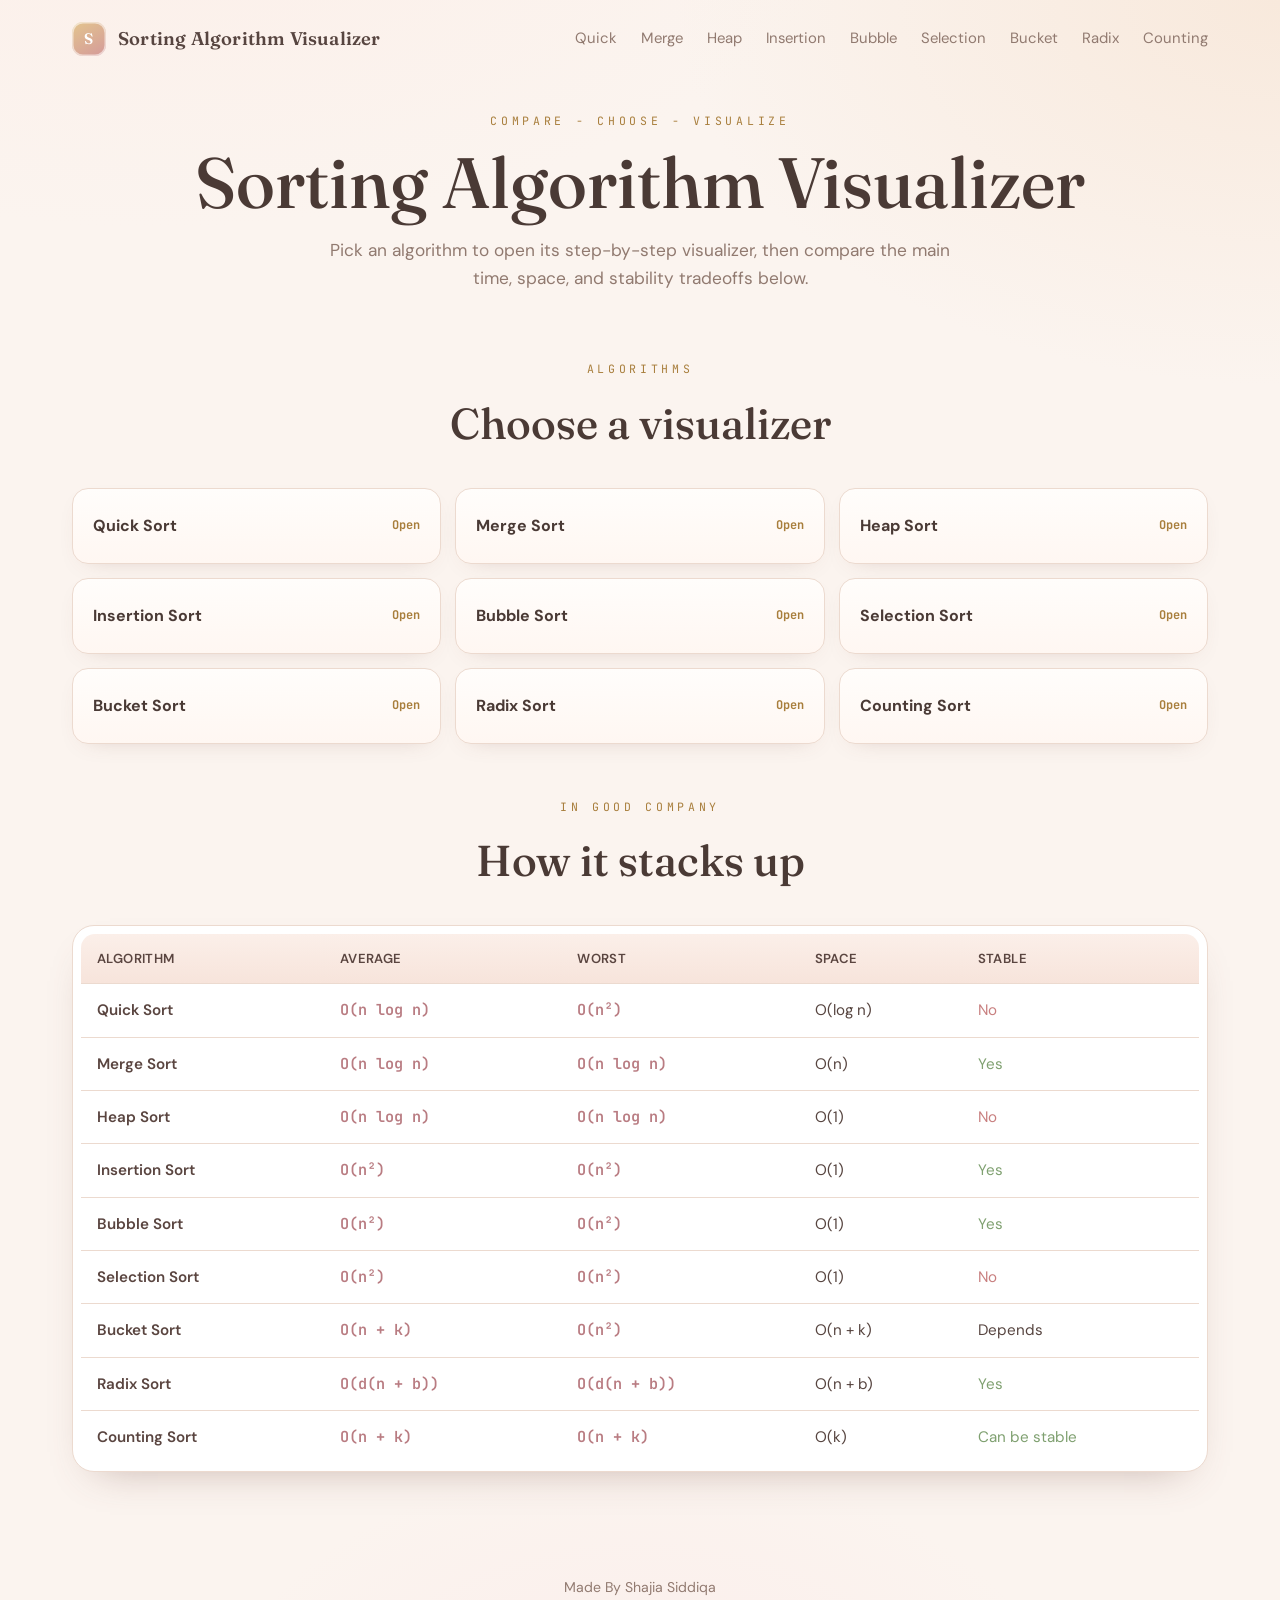
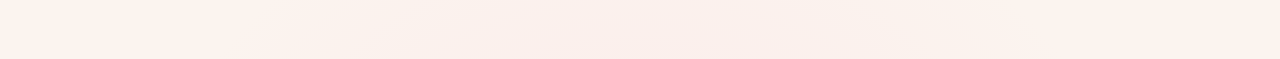
<file: index.html>
<!DOCTYPE html>
<html lang="en">
<head>
<meta charset="UTF-8" />
<meta name="viewport" content="width=device-width, initial-scale=1.0" />
<title>Sorting Algorithm Visualizer</title>
<meta name="description" content="A main page for linked sorting algorithm visualizers with a comparison table." />
<link rel="preconnect" href="https://fonts.googleapis.com" />
<link rel="preconnect" href="https://fonts.gstatic.com" crossorigin />
<link href="https://fonts.googleapis.com/css2?family=Fraunces:ital,opsz,wght@0,9..144,400;0,9..144,500;0,9..144,600;1,9..144,400&family=DM+Sans:opsz,wght@9..40,400;9..40,500;9..40,600;9..40,700&family=JetBrains+Mono:wght@400;500;600&display=swap" rel="stylesheet" />
<link rel="stylesheet" href="sorting-theme.css" />
<style>
.algo-list{display:grid;gap:14px;margin:28px 0 0;padding:0;list-style:none;}
@media(min-width:760px){.algo-list{grid-template-columns:repeat(3,1fr);}}
.algo-list a{
  min-height:76px;
  display:flex;
  align-items:center;
  justify-content:space-between;
  gap:12px;
  padding:18px 20px;
  border:1px solid var(--line);
  border-radius:16px;
  background:linear-gradient(180deg,#FFFDFB,#FFF7F2);
  box-shadow:var(--shadow-soft);
  color:#4a3a35;
  font-weight:700;
  text-decoration:none;
  transition:transform .15s,box-shadow .2s,border-color .2s;
}
.algo-list a:hover{transform:translateY(-2px);box-shadow:var(--shadow);border-color:var(--blush-2);}
.algo-list span{font-family:"JetBrains Mono",monospace;font-size:.75rem;color:var(--gold-deep);}
.table-scroll{overflow-x:auto;}
</style>
</head>
<body>
<div class="topbar">
  <div class="brand"><span class="glyph">S</span> Sorting Algorithm Visualizer</div>
  <nav class="topnav">
    <a href="quicksort.html">Quick</a>
    <a href="merge-sort.html">Merge</a>
    <a href="heap-sort.html">Heap</a>
    <a href="insertion-sort.html">Insertion</a>
    <a href="bubble-sort.html">Bubble</a>
    <a href="selection-sort.html">Selection</a>
    <a href="bucket-sort.html">Bucket</a>
    <a href="radix-sort.html">Radix</a>
    <a href="counting-sort.html">Counting</a>
  </nav>
</div>

<header class="hero wrap">
  <div class="eyebrow">Compare - Choose - Visualize</div>
  <h1>Sorting Algorithm Visualizer</h1>
  <p>Pick an algorithm to open its step-by-step visualizer, then compare the main time, space, and stability tradeoffs below.</p>
</header>

<main class="wrap">
  <section class="section">
    <div class="sectionhead">
      <div class="eyebrow">Algorithms</div>
      <h2>Choose a visualizer</h2>
    </div>
    <ul class="algo-list">
      <li><a href="quicksort.html">Quick Sort <span>Open</span></a></li>
      <li><a href="merge-sort.html">Merge Sort <span>Open</span></a></li>
      <li><a href="heap-sort.html">Heap Sort <span>Open</span></a></li>
      <li><a href="insertion-sort.html">Insertion Sort <span>Open</span></a></li>
      <li><a href="bubble-sort.html">Bubble Sort <span>Open</span></a></li>
      <li><a href="selection-sort.html">Selection Sort <span>Open</span></a></li>
      <li><a href="bucket-sort.html">Bucket Sort <span>Open</span></a></li>
      <li><a href="radix-sort.html">Radix Sort <span>Open</span></a></li>
      <li><a href="counting-sort.html">Counting Sort <span>Open</span></a></li>
    </ul>
  </section>

  <section class="section">
    <div class="sectionhead">
      <div class="eyebrow">In good company</div>
      <h2>How it stacks up</h2>
    </div>
    <div class="panel prose" style="padding:8px;">
      <div class="table-scroll">
        <table class="ctable">
          <thead>
            <tr><th>Algorithm</th><th>Average</th><th>Worst</th><th>Space</th><th>Stable</th></tr>
          </thead>
          <tbody>
            <tr><td class="case">Quick Sort</td><td class="big">O(n log n)</td><td class="big">O(n²)</td><td>O(log n)</td><td class="bad">No</td></tr>
            <tr><td class="case">Merge Sort</td><td class="big">O(n log n)</td><td class="big">O(n log n)</td><td>O(n)</td><td class="good">Yes</td></tr>
            <tr><td class="case">Heap Sort</td><td class="big">O(n log n)</td><td class="big">O(n log n)</td><td>O(1)</td><td class="bad">No</td></tr>
            <tr><td class="case">Insertion Sort</td><td class="big">O(n²)</td><td class="big">O(n²)</td><td>O(1)</td><td class="good">Yes</td></tr>
            <tr><td class="case">Bubble Sort</td><td class="big">O(n²)</td><td class="big">O(n²)</td><td>O(1)</td><td class="good">Yes</td></tr>
            <tr><td class="case">Selection Sort</td><td class="big">O(n²)</td><td class="big">O(n²)</td><td>O(1)</td><td class="bad">No</td></tr>
            <tr><td class="case">Bucket Sort</td><td class="big">O(n + k)</td><td class="big">O(n²)</td><td>O(n + k)</td><td>Depends</td></tr>
            <tr><td class="case">Radix Sort</td><td class="big">O(d(n + b))</td><td class="big">O(d(n + b))</td><td>O(n + b)</td><td class="good">Yes</td></tr>
            <tr><td class="case">Counting Sort</td><td class="big">O(n + k)</td><td class="big">O(n + k)</td><td>O(k)</td><td class="good">Can be stable</td></tr>
          </tbody>
        </table>
      </div>
    </div>
  </section>
</main>

<footer>
  Made By Shajia Siddiqa<br>
   
</footer>
</body>
</html>
</file>
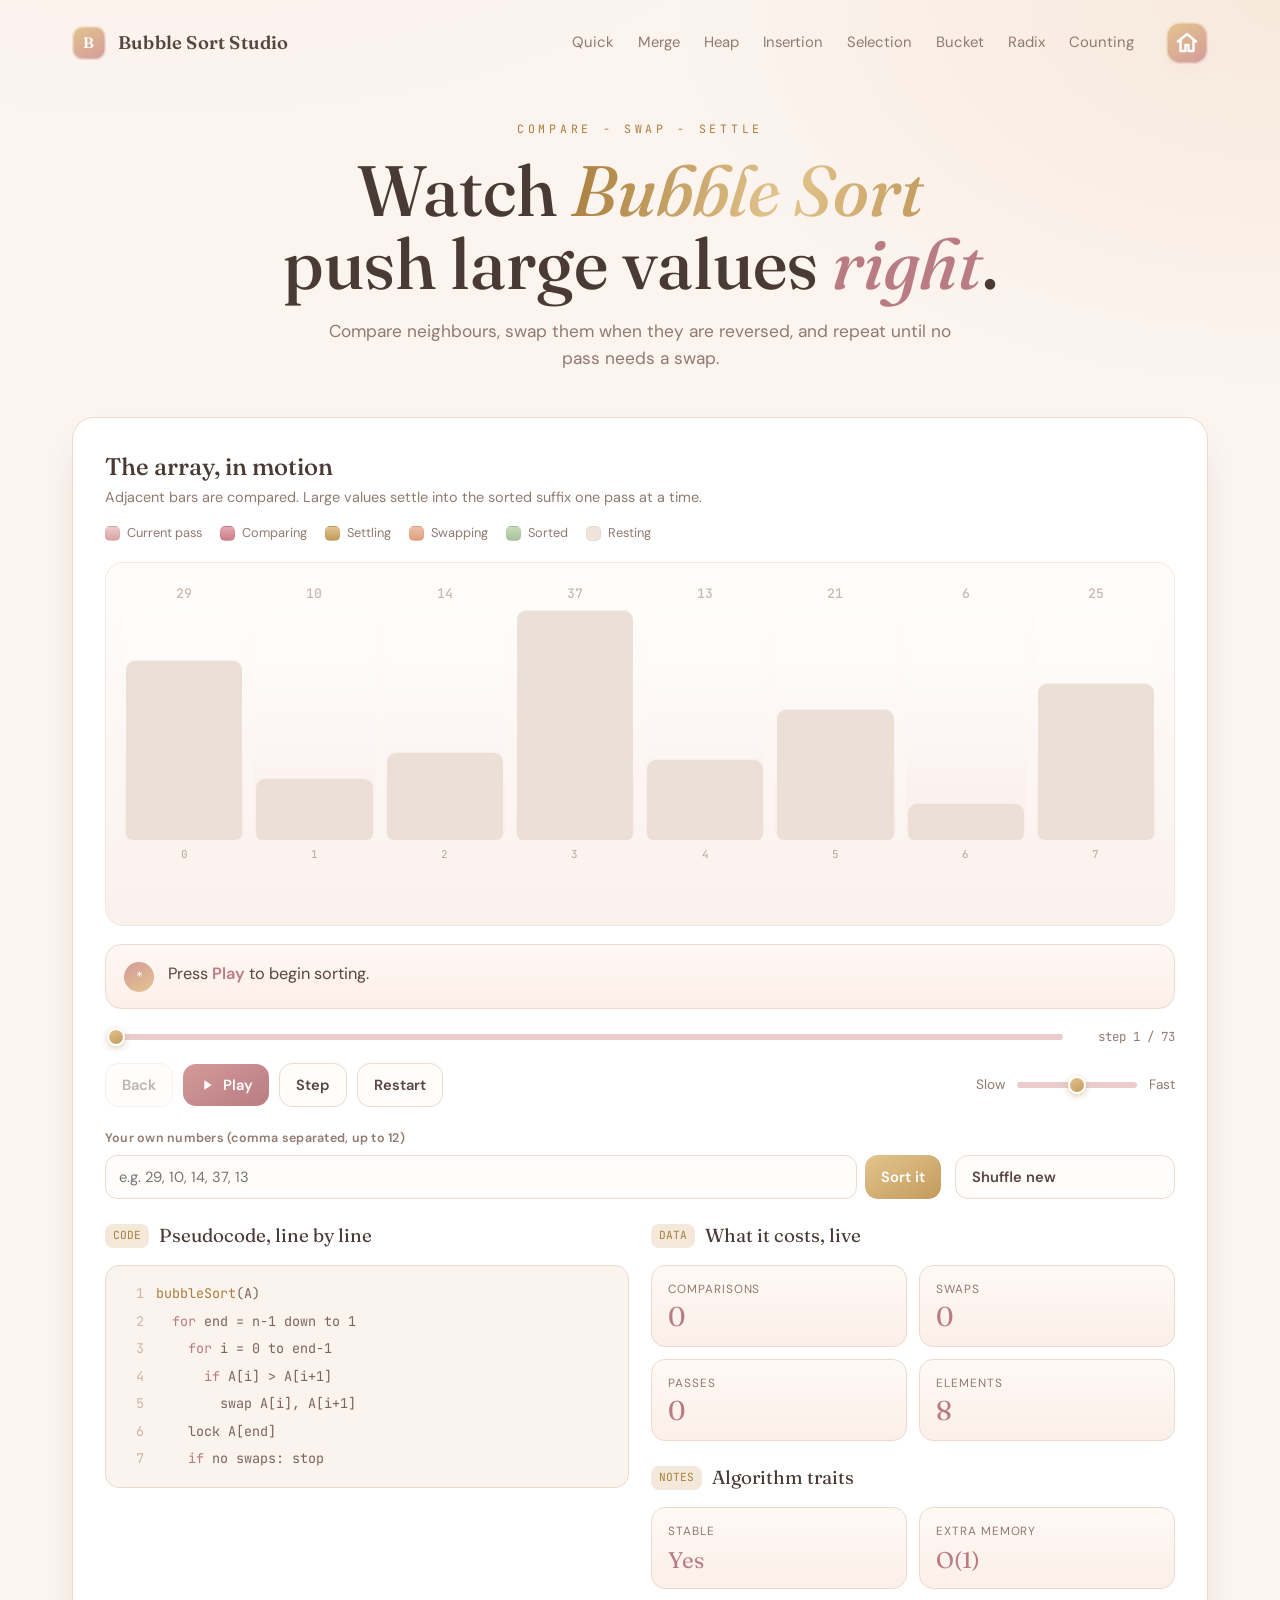
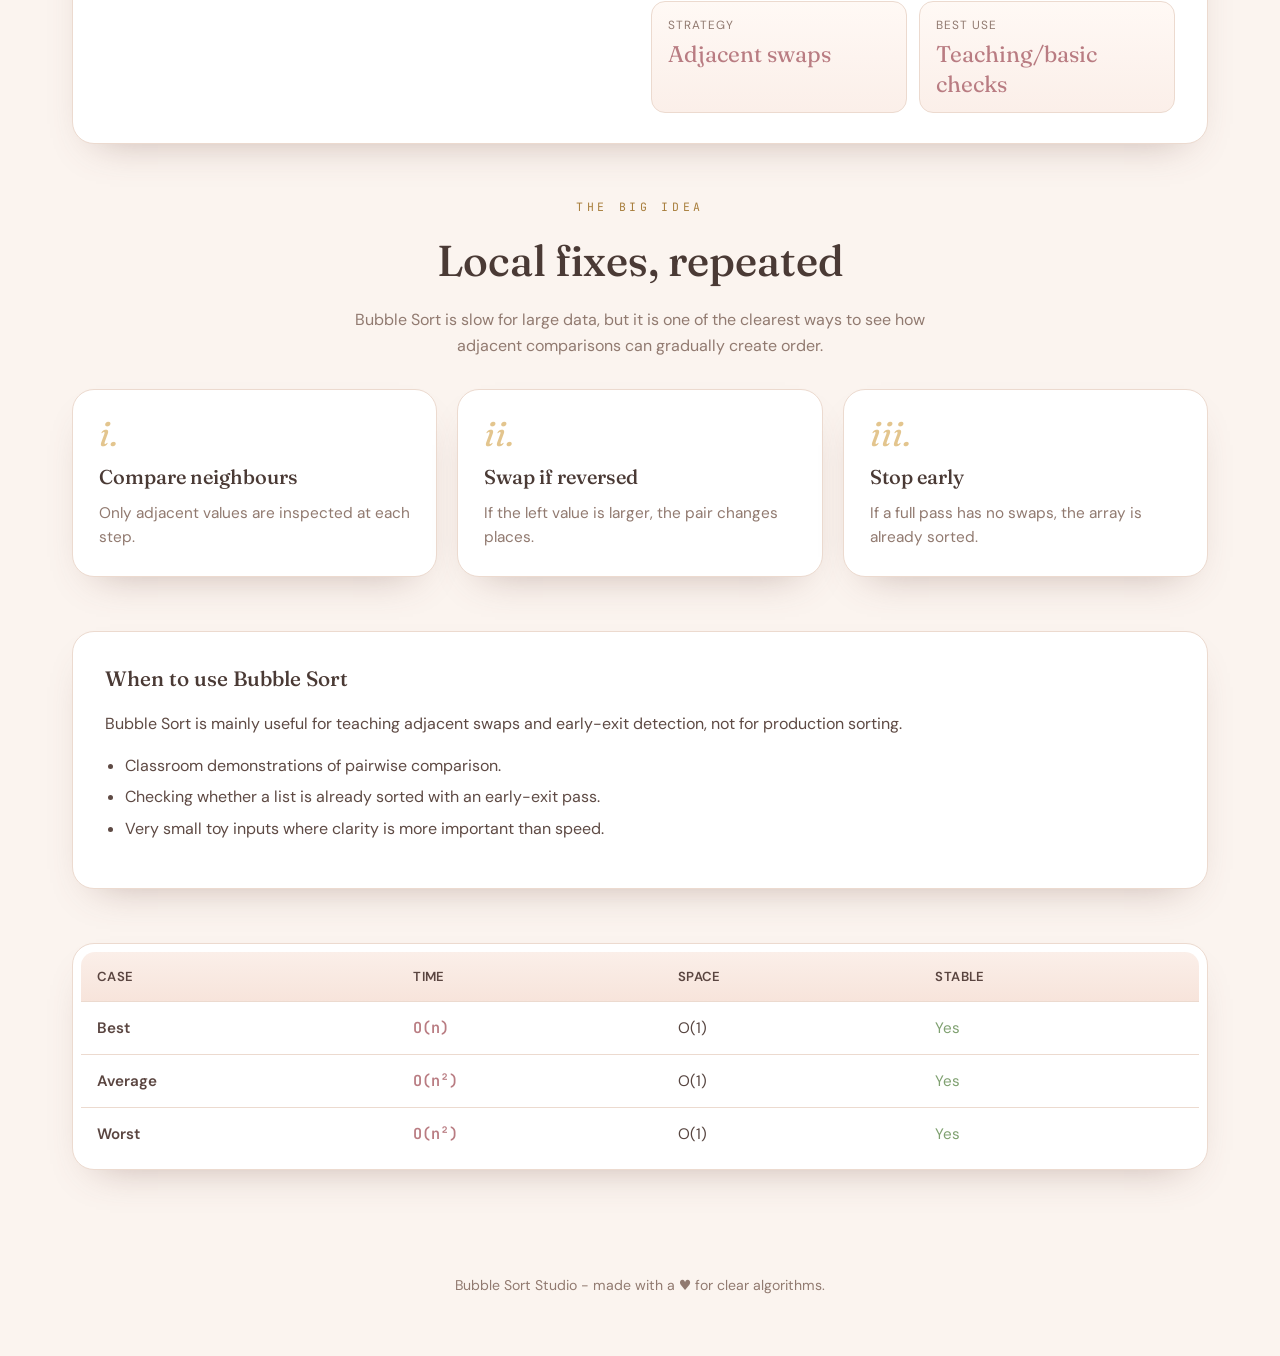
<file: bubble-sort.html>
<!DOCTYPE html>
<html lang="en">
<head>
<meta charset="UTF-8" />
<meta name="viewport" content="width=device-width, initial-scale=1.0" />
<title>Bubble Sort - An Interactive Visualizer</title>
<meta name="description" content="A step-by-step Bubble Sort visualizer using the same theme as the Quick Sort lesson." />
<link rel="preconnect" href="https://fonts.googleapis.com" />
<link rel="preconnect" href="https://fonts.gstatic.com" crossorigin />
<link href="https://fonts.googleapis.com/css2?family=Fraunces:ital,opsz,wght@0,9..144,400;0,9..144,500;0,9..144,600;1,9..144,400&family=DM+Sans:opsz,wght@9..40,400;9..40,500;9..40,600;9..40,700&family=JetBrains+Mono:wght@400;500;600&display=swap" rel="stylesheet" />
<link rel="stylesheet" href="sorting-theme.css" />
</head>
<body>
<div class="topbar"><div class="brand"><span class="glyph">B</span> Bubble Sort Studio</div><nav class="topnav"><a href="quicksort.html">Quick</a><a href="merge-sort.html">Merge</a><a href="heap-sort.html">Heap</a><a href="insertion-sort.html">Insertion</a><a href="selection-sort.html">Selection</a><a href="bucket-sort.html">Bucket</a><a href="radix-sort.html">Radix</a><a href="counting-sort.html">Counting</a></nav><a class="home-link" href="index.html" aria-label="Return to main page" title="Home"><svg viewBox="0 0 24 24" aria-hidden="true"><path d="M3 10.5 12 3l9 7.5"></path><path d="M5.5 10v10h5v-6h3v6h5V10"></path></svg></a></div>
<header class="hero wrap"><div class="eyebrow">Compare - Swap - Settle</div><h1>Watch <span class="gold">Bubble Sort</span><br>push large values <em>right</em>.</h1><p>Compare neighbours, swap them when they are reversed, and repeat until no pass needs a swap.</p></header>
<main class="wrap">
<section class="panel studio">
  <div class="stage-head"><div><h2>The array, in motion</h2><div class="sub">Adjacent bars are compared. Large values settle into the sorted suffix one pass at a time.</div></div><div class="legend"><span><i class="chip range"></i>Current pass</span><span><i class="chip compare"></i>Comparing</span><span><i class="chip pivot"></i>Settling</span><span><i class="chip swap"></i>Swapping</span><span><i class="chip sorted"></i>Sorted</span><span><i class="chip dim"></i>Resting</span></div></div>
  <div class="stage"><div class="bars" id="bars"></div></div>
  <div class="narration"><div class="dot">*</div><div class="text" id="narration">Press <b>Play</b> to begin sorting.</div></div>
  <div class="controls"><div class="scrub"><input type="range" id="scrub" min="0" max="0" value="0" aria-label="Step scrubber" /><div class="steplabel" id="steplabel">step 0 / 0</div></div><div class="btnrow"><button class="btn" id="back">Back</button><button class="btn primary" id="playBtn" aria-pressed="false">Play</button><button class="btn" id="fwd">Step</button><button class="btn" id="reset">Restart</button><div class="spacer"></div><div class="speedbox"><span>Slow</span><input type="range" id="speed" min="120" max="1400" value="760" step="20" aria-label="Speed" /><span>Fast</span></div></div><div class="config"><div class="field"><label for="custom">Your own numbers (comma separated, up to 12)</label><div class="inrow"><input type="text" id="custom" placeholder="e.g. 29, 10, 14, 37, 13" /><button class="btn gold" id="apply">Sort it</button></div></div><div class="field" style="max-width:160px;flex:0 0 160px;justify-content:flex-end;"><label>&nbsp;</label><button class="btn" id="rand">Shuffle new</button></div></div></div>
  <div class="grid2"><div><div class="minihead"><span class="num">CODE</span> Pseudocode, line by line</div><div class="code" id="code"></div></div><div><div class="minihead"><span class="num">DATA</span> What it costs, live</div><div class="stats"><div class="stat"><div class="k">Comparisons</div><div class="v" id="st-cmp">0</div></div><div class="stat"><div class="k">Swaps</div><div class="v" id="st-write">0</div></div><div class="stat"><div class="k">Passes</div><div class="v" id="st-pass">0</div></div><div class="stat"><div class="k">Elements</div><div class="v" id="st-n">0</div></div></div><div class="minihead" style="margin-top:22px;"><span class="num">NOTES</span> Algorithm traits</div><div class="stats" id="stack"></div></div></div>
</section>
<section class="section"><div class="sectionhead"><div class="eyebrow">The big idea</div><h2>Local fixes, repeated</h2><p>Bubble Sort is slow for large data, but it is one of the clearest ways to see how adjacent comparisons can gradually create order.</p></div><div class="cards3"><div class="panel icard"><div class="step-n">i.</div><h3>Compare neighbours</h3><p>Only adjacent values are inspected at each step.</p></div><div class="panel icard"><div class="step-n">ii.</div><h3>Swap if reversed</h3><p>If the left value is larger, the pair changes places.</p></div><div class="panel icard"><div class="step-n">iii.</div><h3>Stop early</h3><p>If a full pass has no swaps, the array is already sorted.</p></div></div></section>
<section class="panel prose"><h3>When to use Bubble Sort</h3><p>Bubble Sort is mainly useful for teaching adjacent swaps and early-exit detection, not for production sorting.</p><ul><li>Classroom demonstrations of pairwise comparison.</li><li>Checking whether a list is already sorted with an early-exit pass.</li><li>Very small toy inputs where clarity is more important than speed.</li></ul></section>
<section class="section"><div class="panel prose" style="padding:8px;"><table class="ctable"><thead><tr><th>Case</th><th>Time</th><th>Space</th><th>Stable</th></tr></thead><tbody><tr><td class="case good">Best</td><td class="big">O(n)</td><td>O(1)</td><td class="good">Yes</td></tr><tr><td class="case">Average</td><td class="big">O(n²)</td><td>O(1)</td><td class="good">Yes</td></tr><tr><td class="case bad">Worst</td><td class="big">O(n²)</td><td>O(1)</td><td class="good">Yes</td></tr></tbody></table></div></section>
</main>
<footer>Bubble Sort Studio - made with a ♥ for clear algorithms.  </footer>
<script>
window.SORT_VISUALIZER = {algorithm:"bubble",initial:[29,10,14,37,13,21,6,25],code:[
'<span class="fn">bubbleSort</span>(A)',
'  <span class="kw">for</span> end = n-1 down to 1',
'    <span class="kw">for</span> i = 0 to end-1',
'      <span class="kw">if</span> A[i] > A[i+1]',
'        swap A[i], A[i+1]',
'    lock A[end]',
'    <span class="kw">if</span> no swaps: stop'
],traceLabels:[{k:"Stable",v:"Yes"},{k:"Extra memory",v:"O(1)"},{k:"Strategy",v:"Adjacent swaps"},{k:"Best use",v:"Teaching/basic checks"}]};
</script>
<script src="sorting-visualizer.js"></script>
</body>
</html>
</file>
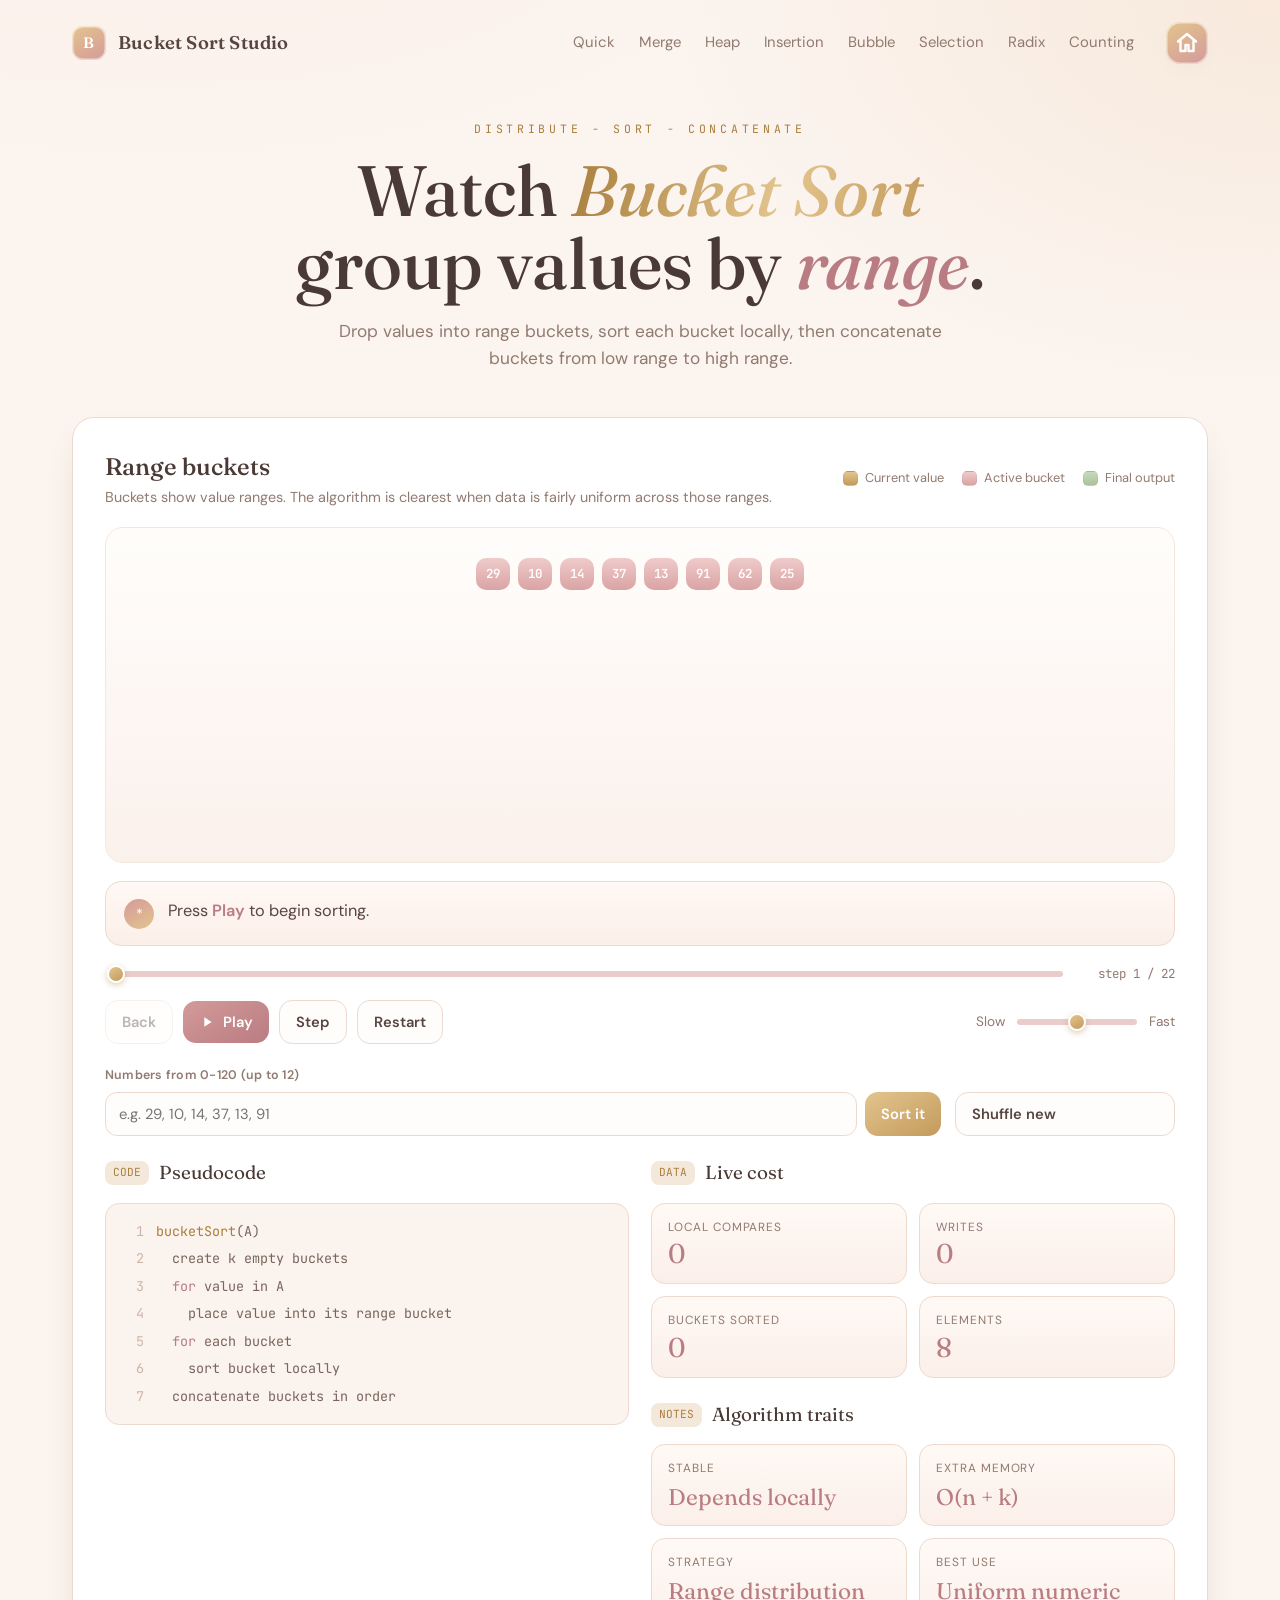
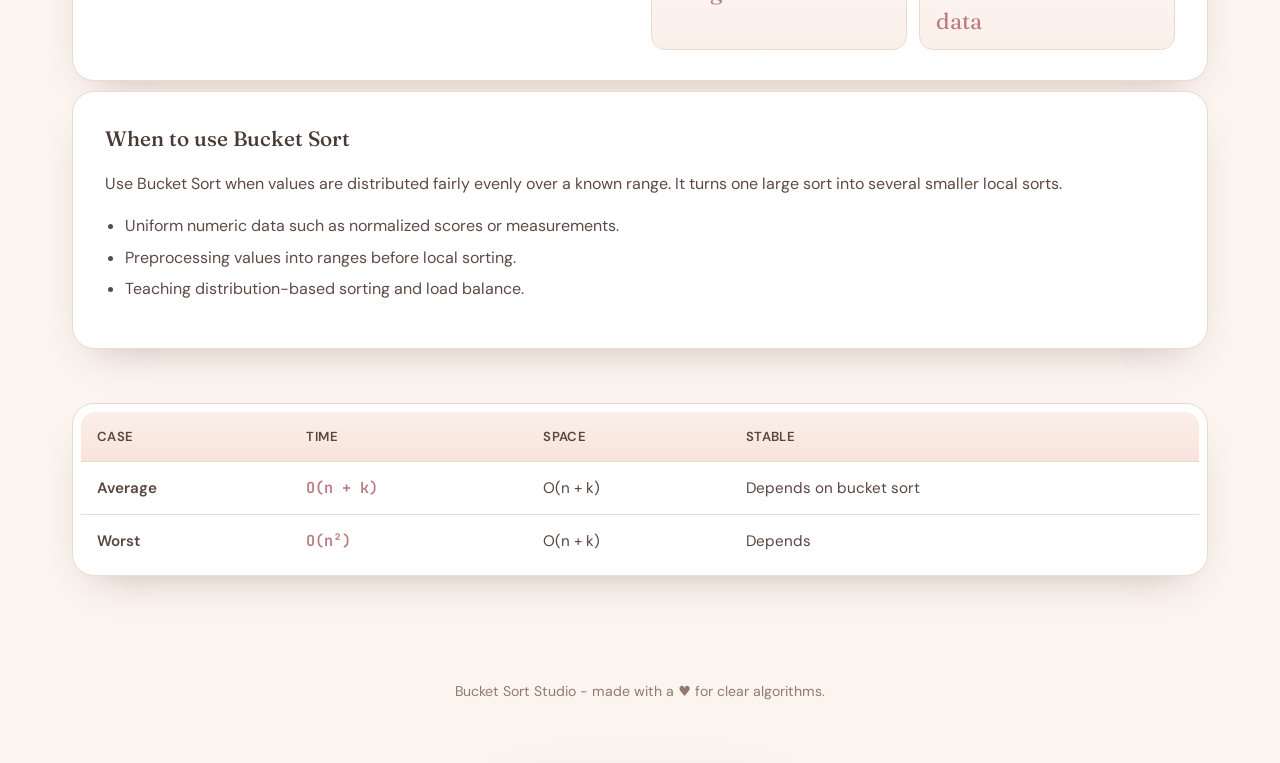
<file: bucket-sort.html>
<!DOCTYPE html>
<html lang="en">
<head>
<meta charset="UTF-8" />
<meta name="viewport" content="width=device-width, initial-scale=1.0" />
<title>Bucket Sort - An Interactive Visualizer</title>
<meta name="description" content="A Bucket Sort visualizer with value-range buckets, local sorting, concatenation, complexity, and use cases." />
<link rel="preconnect" href="https://fonts.googleapis.com" />
<link rel="preconnect" href="https://fonts.gstatic.com" crossorigin />
<link href="https://fonts.googleapis.com/css2?family=Fraunces:ital,opsz,wght@0,9..144,400;0,9..144,500;0,9..144,600;1,9..144,400&family=DM+Sans:opsz,wght@9..40,400;9..40,500;9..40,600;9..40,700&family=JetBrains+Mono:wght@400;500;600&display=swap" rel="stylesheet" />
<link rel="stylesheet" href="sorting-theme.css" />
</head>
<body>
<div class="topbar"><div class="brand"><span class="glyph">B</span> Bucket Sort Studio</div><nav class="topnav"><a href="quicksort.html">Quick</a><a href="merge-sort.html">Merge</a><a href="heap-sort.html">Heap</a><a href="insertion-sort.html">Insertion</a><a href="bubble-sort.html">Bubble</a><a href="selection-sort.html">Selection</a><a href="radix-sort.html">Radix</a><a href="counting-sort.html">Counting</a></nav><a class="home-link" href="index.html" aria-label="Return to main page" title="Home"><svg viewBox="0 0 24 24" aria-hidden="true"><path d="M3 10.5 12 3l9 7.5"></path><path d="M5.5 10v10h5v-6h3v6h5V10"></path></svg></a></div>
<header class="hero wrap"><div class="eyebrow">Distribute - Sort - Concatenate</div><h1>Watch <span class="gold">Bucket Sort</span><br>group values by <em>range</em>.</h1><p>Drop values into range buckets, sort each bucket locally, then concatenate buckets from low range to high range.</p></header>
<main class="wrap">
<section class="panel studio"><div class="stage-head"><div><h2>Range buckets</h2><div class="sub">Buckets show value ranges. The algorithm is clearest when data is fairly uniform across those ranges.</div></div><div class="legend"><span><i class="chip pivot"></i>Current value</span><span><i class="chip range"></i>Active bucket</span><span><i class="chip sorted"></i>Final output</span></div></div>
<div class="stage"><div class="bars" id="bars"></div></div><div class="narration"><div class="dot">*</div><div class="text" id="narration">Press <b>Play</b> to begin sorting.</div></div>
<div class="controls"><div class="scrub"><input type="range" id="scrub" min="0" max="0" value="0" /><div class="steplabel" id="steplabel">step 0 / 0</div></div><div class="btnrow"><button class="btn" id="back">Back</button><button class="btn primary" id="playBtn" aria-pressed="false">Play</button><button class="btn" id="fwd">Step</button><button class="btn" id="reset">Restart</button><div class="spacer"></div><div class="speedbox"><span>Slow</span><input type="range" id="speed" min="120" max="1400" value="760" step="20" /><span>Fast</span></div></div><div class="config"><div class="field"><label for="custom">Numbers from 0-120 (up to 12)</label><div class="inrow"><input type="text" id="custom" placeholder="e.g. 29, 10, 14, 37, 13, 91" /><button class="btn gold" id="apply">Sort it</button></div></div><div class="field" style="max-width:160px;flex:0 0 160px;justify-content:flex-end;"><label>&nbsp;</label><button class="btn" id="rand">Shuffle new</button></div></div></div>
<div class="grid2"><div><div class="minihead"><span class="num">CODE</span> Pseudocode</div><div class="code" id="code"></div></div><div><div class="minihead"><span class="num">DATA</span> Live cost</div><div class="stats"><div class="stat"><div class="k">Local compares</div><div class="v" id="st-cmp">0</div></div><div class="stat"><div class="k">Writes</div><div class="v" id="st-write">0</div></div><div class="stat"><div class="k">Buckets sorted</div><div class="v" id="st-pass">0</div></div><div class="stat"><div class="k">Elements</div><div class="v" id="st-n">0</div></div></div><div class="minihead" style="margin-top:22px;"><span class="num">NOTES</span> Algorithm traits</div><div class="stats" id="stack"></div></div></div></section>
<section class="panel prose"><h3>When to use Bucket Sort</h3><p>Use Bucket Sort when values are distributed fairly evenly over a known range. It turns one large sort into several smaller local sorts.</p><ul><li>Uniform numeric data such as normalized scores or measurements.</li><li>Preprocessing values into ranges before local sorting.</li><li>Teaching distribution-based sorting and load balance.</li></ul></section>
<section class="section"><div class="panel prose" style="padding:8px;"><table class="ctable"><thead><tr><th>Case</th><th>Time</th><th>Space</th><th>Stable</th></tr></thead><tbody><tr><td class="case good">Average</td><td class="big">O(n + k)</td><td>O(n + k)</td><td>Depends on bucket sort</td></tr><tr><td class="case bad">Worst</td><td class="big">O(n²)</td><td>O(n + k)</td><td>Depends</td></tr></tbody></table></div></section>
</main><footer>Bucket Sort Studio - made with a ♥ for clear algorithms. </footer>
<script>
window.SORT_VISUALIZER={algorithm:"bucket",view:"buckets",initial:[29,10,14,37,13,91,62,25],maxRandom:121,code:['<span class="fn">bucketSort</span>(A)','  create k empty buckets','  <span class="kw">for</span> value in A','    place value into its range bucket','  <span class="kw">for</span> each bucket','    sort bucket locally','  concatenate buckets in order'],traceLabels:[{k:"Stable",v:"Depends locally"},{k:"Extra memory",v:"O(n + k)"},{k:"Strategy",v:"Range distribution"},{k:"Best use",v:"Uniform numeric data"}]};
</script><script src="sorting-visualizer.js"></script>
</body>
</html>
</file>
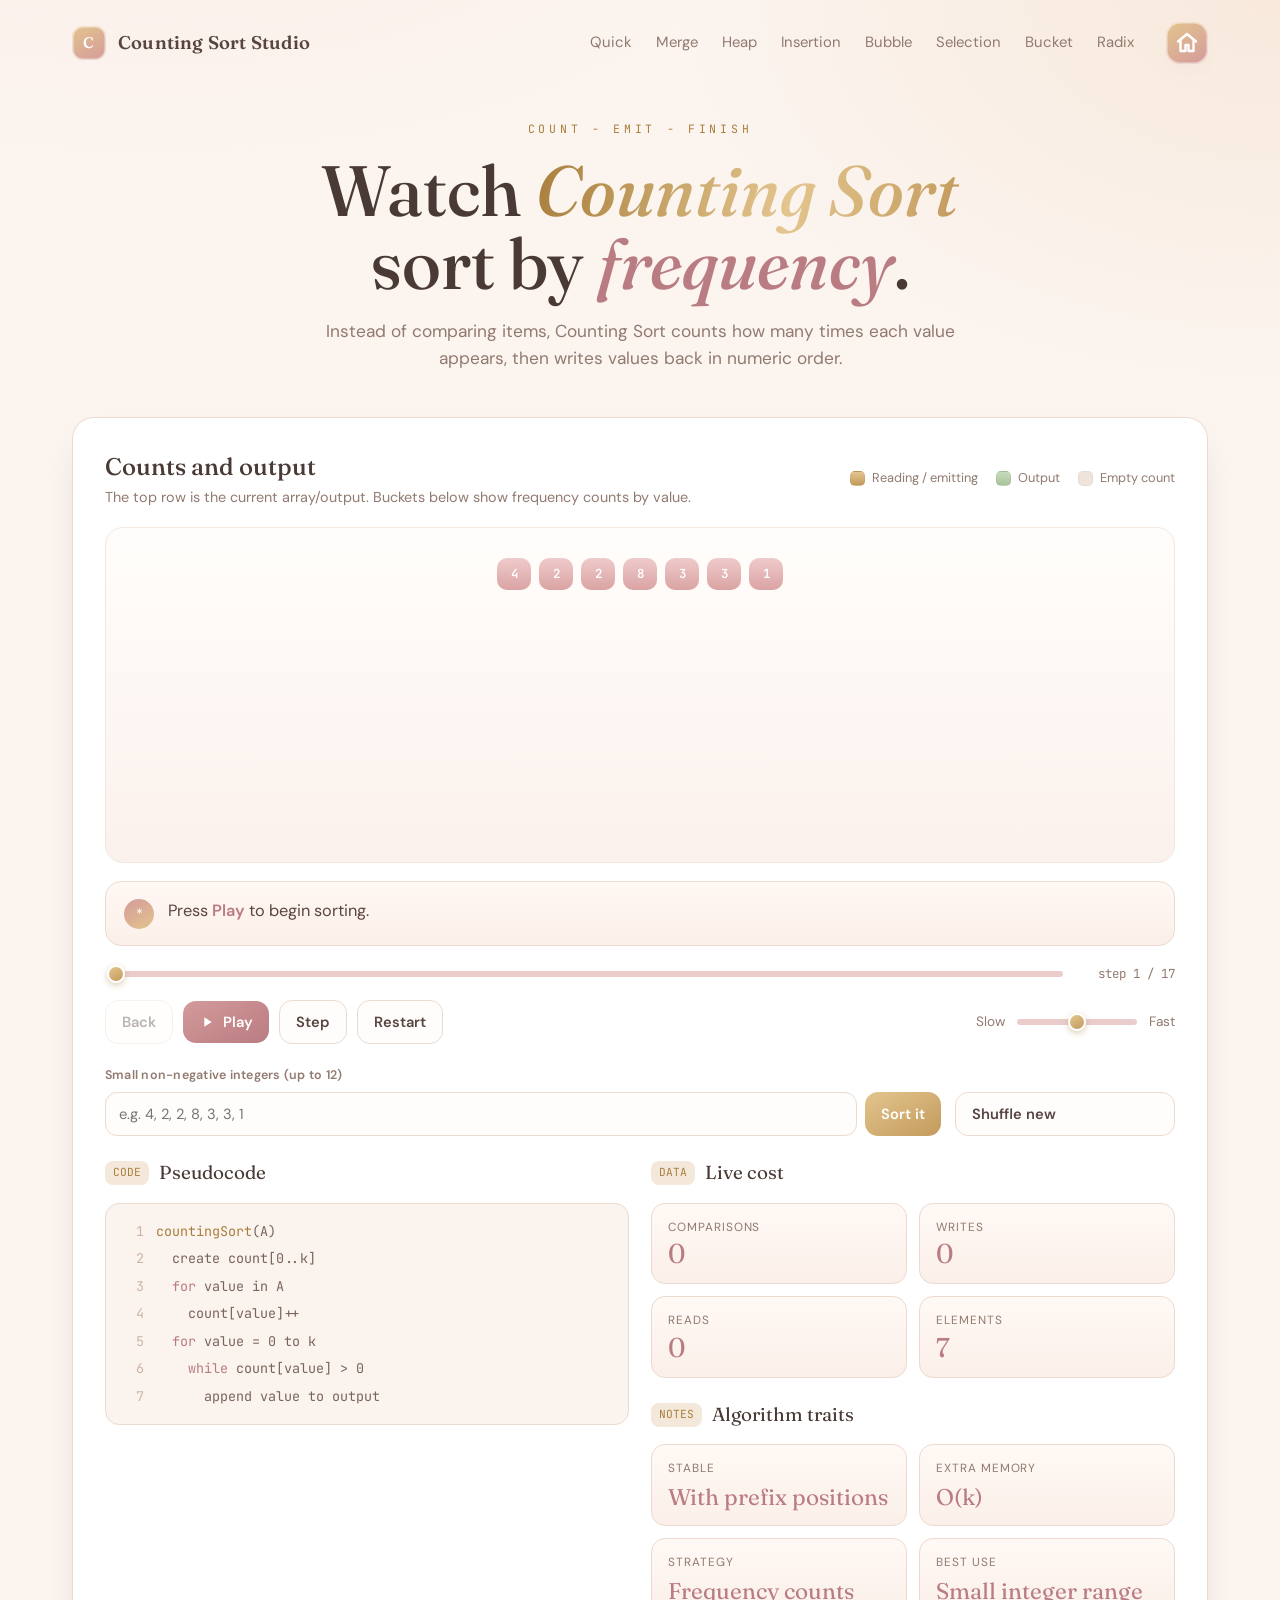
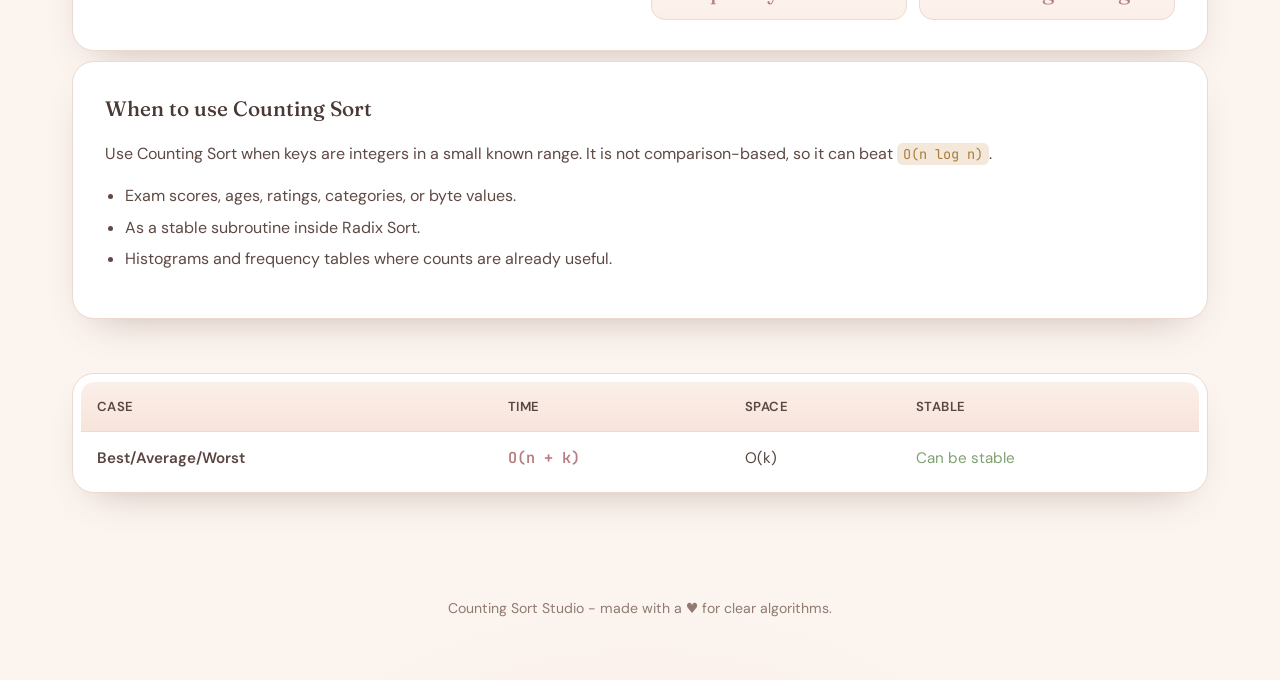
<file: counting-sort.html>
<!DOCTYPE html>
<html lang="en">
<head>
<meta charset="UTF-8" />
<meta name="viewport" content="width=device-width, initial-scale=1.0" />
<title>Counting Sort - An Interactive Visualizer</title>
<meta name="description" content="A Counting Sort visualizer with count buckets, output array, pseudocode, complexity, and use cases." />
<link rel="preconnect" href="https://fonts.googleapis.com" />
<link rel="preconnect" href="https://fonts.gstatic.com" crossorigin />
<link href="https://fonts.googleapis.com/css2?family=Fraunces:ital,opsz,wght@0,9..144,400;0,9..144,500;0,9..144,600;1,9..144,400&family=DM+Sans:opsz,wght@9..40,400;9..40,500;9..40,600;9..40,700&family=JetBrains+Mono:wght@400;500;600&display=swap" rel="stylesheet" />
<link rel="stylesheet" href="sorting-theme.css" />
</head>
<body>
<div class="topbar"><div class="brand"><span class="glyph">C</span> Counting Sort Studio</div><nav class="topnav"><a href="quicksort.html">Quick</a><a href="merge-sort.html">Merge</a><a href="heap-sort.html">Heap</a><a href="insertion-sort.html">Insertion</a><a href="bubble-sort.html">Bubble</a><a href="selection-sort.html">Selection</a><a href="bucket-sort.html">Bucket</a><a href="radix-sort.html">Radix</a></nav><a class="home-link" href="index.html" aria-label="Return to main page" title="Home"><svg viewBox="0 0 24 24" aria-hidden="true"><path d="M3 10.5 12 3l9 7.5"></path><path d="M5.5 10v10h5v-6h3v6h5V10"></path></svg></a></div>
<header class="hero wrap"><div class="eyebrow">Count - Emit - Finish</div><h1>Watch <span class="gold">Counting Sort</span><br>sort by <em>frequency</em>.</h1><p>Instead of comparing items, Counting Sort counts how many times each value appears, then writes values back in numeric order.</p></header>
<main class="wrap">
<section class="panel studio"><div class="stage-head"><div><h2>Counts and output</h2><div class="sub">The top row is the current array/output. Buckets below show frequency counts by value.</div></div><div class="legend"><span><i class="chip pivot"></i>Reading / emitting</span><span><i class="chip sorted"></i>Output</span><span><i class="chip dim"></i>Empty count</span></div></div>
<div class="stage"><div class="bars" id="bars"></div></div><div class="narration"><div class="dot">*</div><div class="text" id="narration">Press <b>Play</b> to begin sorting.</div></div>
<div class="controls"><div class="scrub"><input type="range" id="scrub" min="0" max="0" value="0" /><div class="steplabel" id="steplabel">step 0 / 0</div></div><div class="btnrow"><button class="btn" id="back">Back</button><button class="btn primary" id="playBtn" aria-pressed="false">Play</button><button class="btn" id="fwd">Step</button><button class="btn" id="reset">Restart</button><div class="spacer"></div><div class="speedbox"><span>Slow</span><input type="range" id="speed" min="120" max="1400" value="760" step="20" /><span>Fast</span></div></div><div class="config"><div class="field"><label for="custom">Small non-negative integers (up to 12)</label><div class="inrow"><input type="text" id="custom" placeholder="e.g. 4, 2, 2, 8, 3, 3, 1" /><button class="btn gold" id="apply">Sort it</button></div></div><div class="field" style="max-width:160px;flex:0 0 160px;justify-content:flex-end;"><label>&nbsp;</label><button class="btn" id="rand">Shuffle new</button></div></div></div>
<div class="grid2"><div><div class="minihead"><span class="num">CODE</span> Pseudocode</div><div class="code" id="code"></div></div><div><div class="minihead"><span class="num">DATA</span> Live cost</div><div class="stats"><div class="stat"><div class="k">Comparisons</div><div class="v" id="st-cmp">0</div></div><div class="stat"><div class="k">Writes</div><div class="v" id="st-write">0</div></div><div class="stat"><div class="k">Reads</div><div class="v" id="st-pass">0</div></div><div class="stat"><div class="k">Elements</div><div class="v" id="st-n">0</div></div></div><div class="minihead" style="margin-top:22px;"><span class="num">NOTES</span> Algorithm traits</div><div class="stats" id="stack"></div></div></div></section>
<section class="panel prose"><h3>When to use Counting Sort</h3><p>Use Counting Sort when keys are integers in a small known range. It is not comparison-based, so it can beat <code>O(n log n)</code>.</p><ul><li>Exam scores, ages, ratings, categories, or byte values.</li><li>As a stable subroutine inside Radix Sort.</li><li>Histograms and frequency tables where counts are already useful.</li></ul></section>
<section class="section"><div class="panel prose" style="padding:8px;"><table class="ctable"><thead><tr><th>Case</th><th>Time</th><th>Space</th><th>Stable</th></tr></thead><tbody><tr><td class="case good">Best/Average/Worst</td><td class="big">O(n + k)</td><td>O(k)</td><td class="good">Can be stable</td></tr></tbody></table></div></section>
</main><footer>Counting Sort Studio - made with a ♥ for clear algorithms.  </footer>
<script>
window.SORT_VISUALIZER={algorithm:"counting",view:"buckets",initial:[4,2,2,8,3,3,1],maxRandom:10,inputMax:20,code:['<span class="fn">countingSort</span>(A)','  create count[0..k]','  <span class="kw">for</span> value in A','    count[value]++','  <span class="kw">for</span> value = 0 to k','    <span class="kw">while</span> count[value] > 0','      append value to output'],traceLabels:[{k:"Stable",v:"With prefix positions"},{k:"Extra memory",v:"O(k)"},{k:"Strategy",v:"Frequency counts"},{k:"Best use",v:"Small integer range"}]};
</script><script src="sorting-visualizer.js"></script>
</body>
</html>
</file>
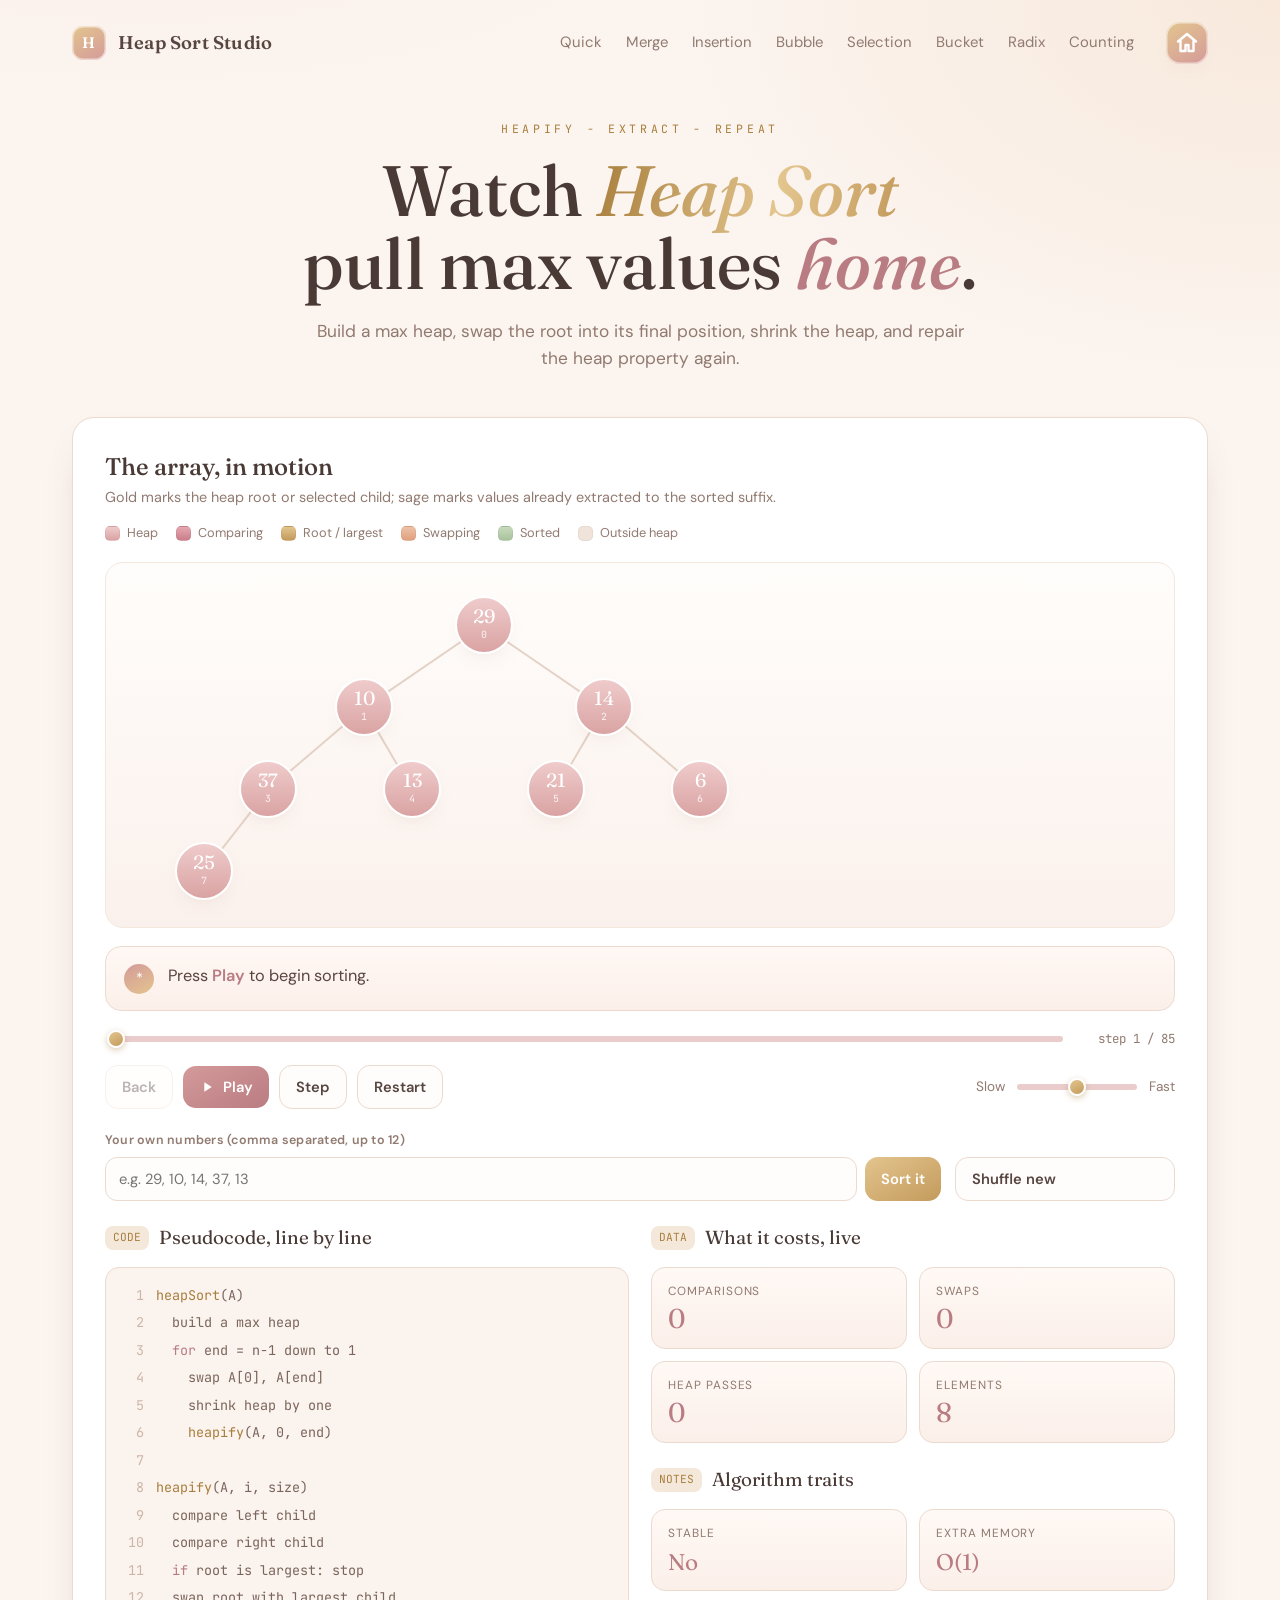
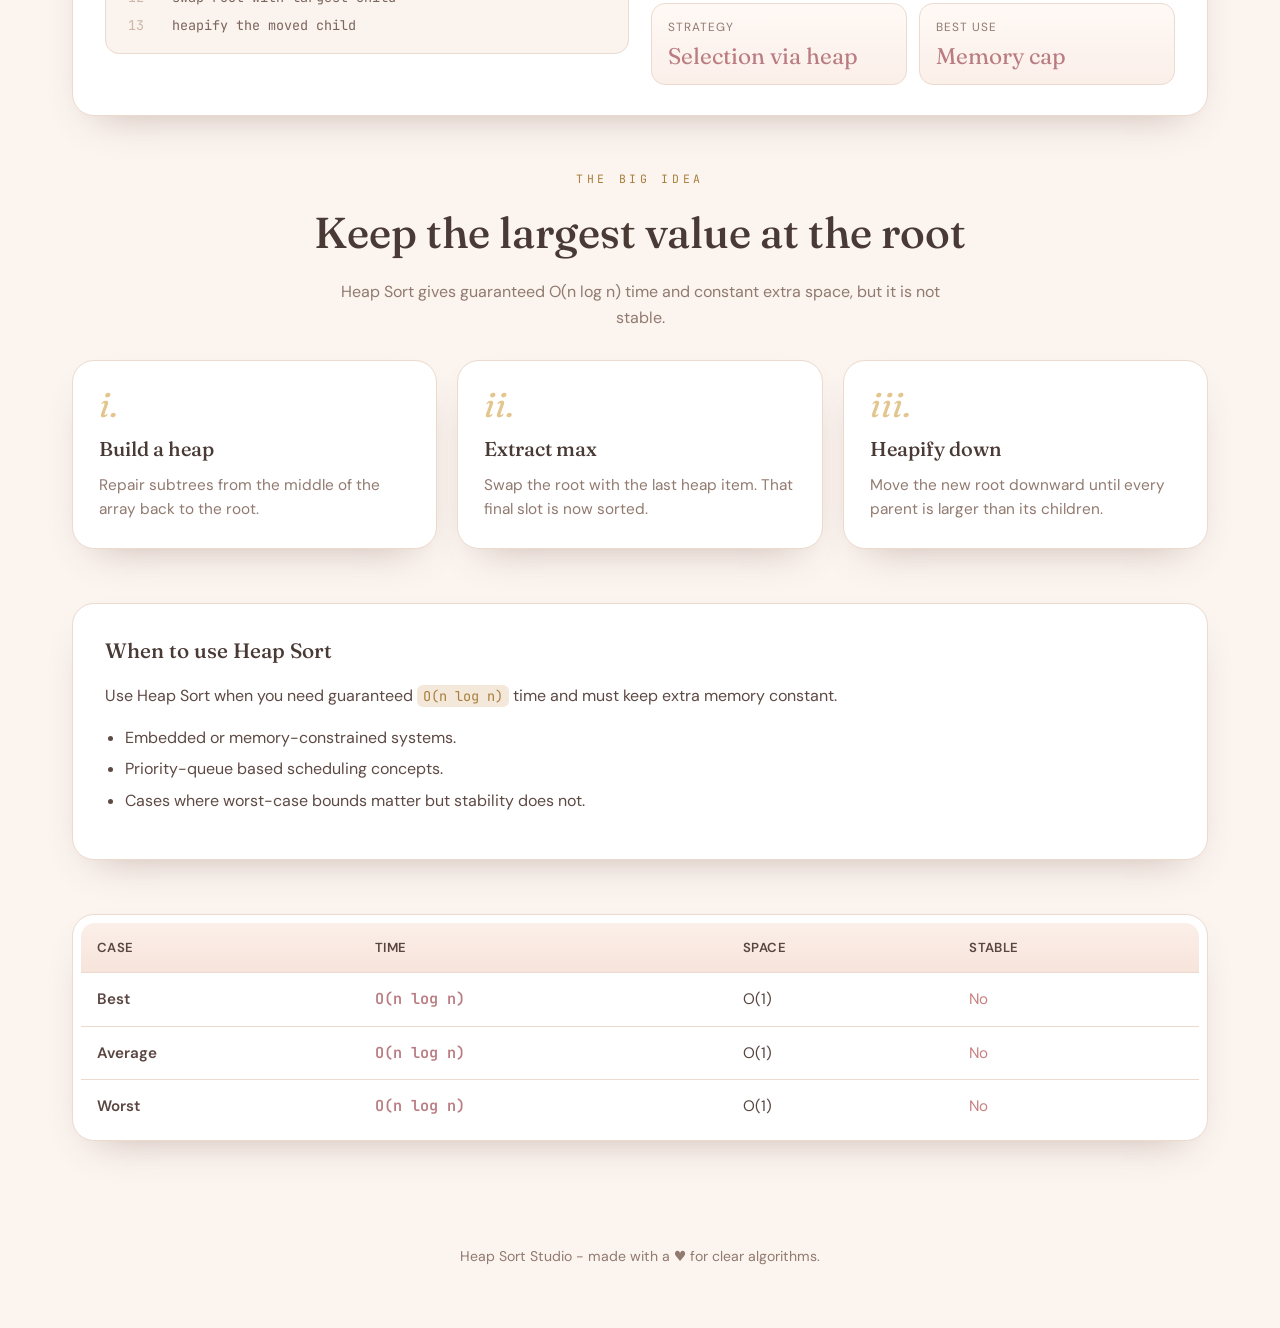
<file: heap-sort.html>
<!DOCTYPE html>
<html lang="en">
<head>
<meta charset="UTF-8" />
<meta name="viewport" content="width=device-width, initial-scale=1.0" />
<title>Heap Sort - An Interactive Visualizer</title>
<meta name="description" content="A step-by-step Heap Sort visualizer using the same theme as the Quick Sort lesson." />
<link rel="preconnect" href="https://fonts.googleapis.com" />
<link rel="preconnect" href="https://fonts.gstatic.com" crossorigin />
<link href="https://fonts.googleapis.com/css2?family=Fraunces:ital,opsz,wght@0,9..144,400;0,9..144,500;0,9..144,600;1,9..144,400&family=DM+Sans:opsz,wght@9..40,400;9..40,500;9..40,600;9..40,700&family=JetBrains+Mono:wght@400;500;600&display=swap" rel="stylesheet" />
<link rel="stylesheet" href="sorting-theme.css" />
</head>
<body>
<div class="topbar"><div class="brand"><span class="glyph">H</span> Heap Sort Studio</div><nav class="topnav"><a href="quicksort.html">Quick</a><a href="merge-sort.html">Merge</a><a href="insertion-sort.html">Insertion</a><a href="bubble-sort.html">Bubble</a><a href="selection-sort.html">Selection</a><a href="bucket-sort.html">Bucket</a><a href="radix-sort.html">Radix</a><a href="counting-sort.html">Counting</a></nav><a class="home-link" href="index.html" aria-label="Return to main page" title="Home"><svg viewBox="0 0 24 24" aria-hidden="true"><path d="M3 10.5 12 3l9 7.5"></path><path d="M5.5 10v10h5v-6h3v6h5V10"></path></svg></a></div>
<header class="hero wrap"><div class="eyebrow">Heapify - Extract - Repeat</div><h1>Watch <span class="gold">Heap Sort</span><br>pull max values <em>home</em>.</h1><p>Build a max heap, swap the root into its final position, shrink the heap, and repair the heap property again.</p></header>
<main class="wrap">
<section class="panel studio">
  <div class="stage-head"><div><h2>The array, in motion</h2><div class="sub">Gold marks the heap root or selected child; sage marks values already extracted to the sorted suffix.</div></div><div class="legend"><span><i class="chip range"></i>Heap</span><span><i class="chip compare"></i>Comparing</span><span><i class="chip pivot"></i>Root / largest</span><span><i class="chip swap"></i>Swapping</span><span><i class="chip sorted"></i>Sorted</span><span><i class="chip dim"></i>Outside heap</span></div></div>
  <div class="stage"><div class="bars" id="bars"></div></div>
  <div class="narration"><div class="dot">*</div><div class="text" id="narration">Press <b>Play</b> to begin sorting.</div></div>
  <div class="controls"><div class="scrub"><input type="range" id="scrub" min="0" max="0" value="0" aria-label="Step scrubber" /><div class="steplabel" id="steplabel">step 0 / 0</div></div><div class="btnrow"><button class="btn" id="back">Back</button><button class="btn primary" id="playBtn" aria-pressed="false">Play</button><button class="btn" id="fwd">Step</button><button class="btn" id="reset">Restart</button><div class="spacer"></div><div class="speedbox"><span>Slow</span><input type="range" id="speed" min="120" max="1400" value="760" step="20" aria-label="Speed" /><span>Fast</span></div></div><div class="config"><div class="field"><label for="custom">Your own numbers (comma separated, up to 12)</label><div class="inrow"><input type="text" id="custom" placeholder="e.g. 29, 10, 14, 37, 13" /><button class="btn gold" id="apply">Sort it</button></div></div><div class="field" style="max-width:160px;flex:0 0 160px;justify-content:flex-end;"><label>&nbsp;</label><button class="btn" id="rand">Shuffle new</button></div></div></div>
  <div class="grid2"><div><div class="minihead"><span class="num">CODE</span> Pseudocode, line by line</div><div class="code" id="code"></div></div><div><div class="minihead"><span class="num">DATA</span> What it costs, live</div><div class="stats"><div class="stat"><div class="k">Comparisons</div><div class="v" id="st-cmp">0</div></div><div class="stat"><div class="k">Swaps</div><div class="v" id="st-write">0</div></div><div class="stat"><div class="k">Heap passes</div><div class="v" id="st-pass">0</div></div><div class="stat"><div class="k">Elements</div><div class="v" id="st-n">0</div></div></div><div class="minihead" style="margin-top:22px;"><span class="num">NOTES</span> Algorithm traits</div><div class="stats" id="stack"></div></div></div>
</section>
<section class="section"><div class="sectionhead"><div class="eyebrow">The big idea</div><h2>Keep the largest value at the root</h2><p>Heap Sort gives guaranteed O(n log n) time and constant extra space, but it is not stable.</p></div><div class="cards3"><div class="panel icard"><div class="step-n">i.</div><h3>Build a heap</h3><p>Repair subtrees from the middle of the array back to the root.</p></div><div class="panel icard"><div class="step-n">ii.</div><h3>Extract max</h3><p>Swap the root with the last heap item. That final slot is now sorted.</p></div><div class="panel icard"><div class="step-n">iii.</div><h3>Heapify down</h3><p>Move the new root downward until every parent is larger than its children.</p></div></div></section>
<section class="panel prose"><h3>When to use Heap Sort</h3><p>Use Heap Sort when you need guaranteed <code>O(n log n)</code> time and must keep extra memory constant.</p><ul><li>Embedded or memory-constrained systems.</li><li>Priority-queue based scheduling concepts.</li><li>Cases where worst-case bounds matter but stability does not.</li></ul></section>
<section class="section"><div class="panel prose" style="padding:8px;"><table class="ctable"><thead><tr><th>Case</th><th>Time</th><th>Space</th><th>Stable</th></tr></thead><tbody><tr><td class="case good">Best</td><td class="big">O(n log n)</td><td>O(1)</td><td class="bad">No</td></tr><tr><td class="case">Average</td><td class="big">O(n log n)</td><td>O(1)</td><td class="bad">No</td></tr><tr><td class="case">Worst</td><td class="big">O(n log n)</td><td>O(1)</td><td class="bad">No</td></tr></tbody></table></div></section>
</main>
<footer>Heap Sort Studio - made with a ♥ for clear algorithms. </footer>
<script>
window.SORT_VISUALIZER = {algorithm:"heap",view:"heap",initial:[29,10,14,37,13,21,6,25],code:[
'<span class="fn">heapSort</span>(A)',
'  build a max heap',
'  <span class="kw">for</span> end = n-1 down to 1',
'    swap A[0], A[end]',
'    shrink heap by one',
'    <span class="fn">heapify</span>(A, 0, end)',
'',
'<span class="fn">heapify</span>(A, i, size)',
'  compare left child',
'  compare right child',
'  <span class="kw">if</span> root is largest: stop',
'  swap root with largest child',
'  heapify the moved child'
],traceLabels:[{k:"Stable",v:"No"},{k:"Extra memory",v:"O(1)"},{k:"Strategy",v:"Selection via heap"},{k:"Best use",v:"Memory cap"}]};
</script>
<script src="sorting-visualizer.js"></script>
</body>
</html>
</file>
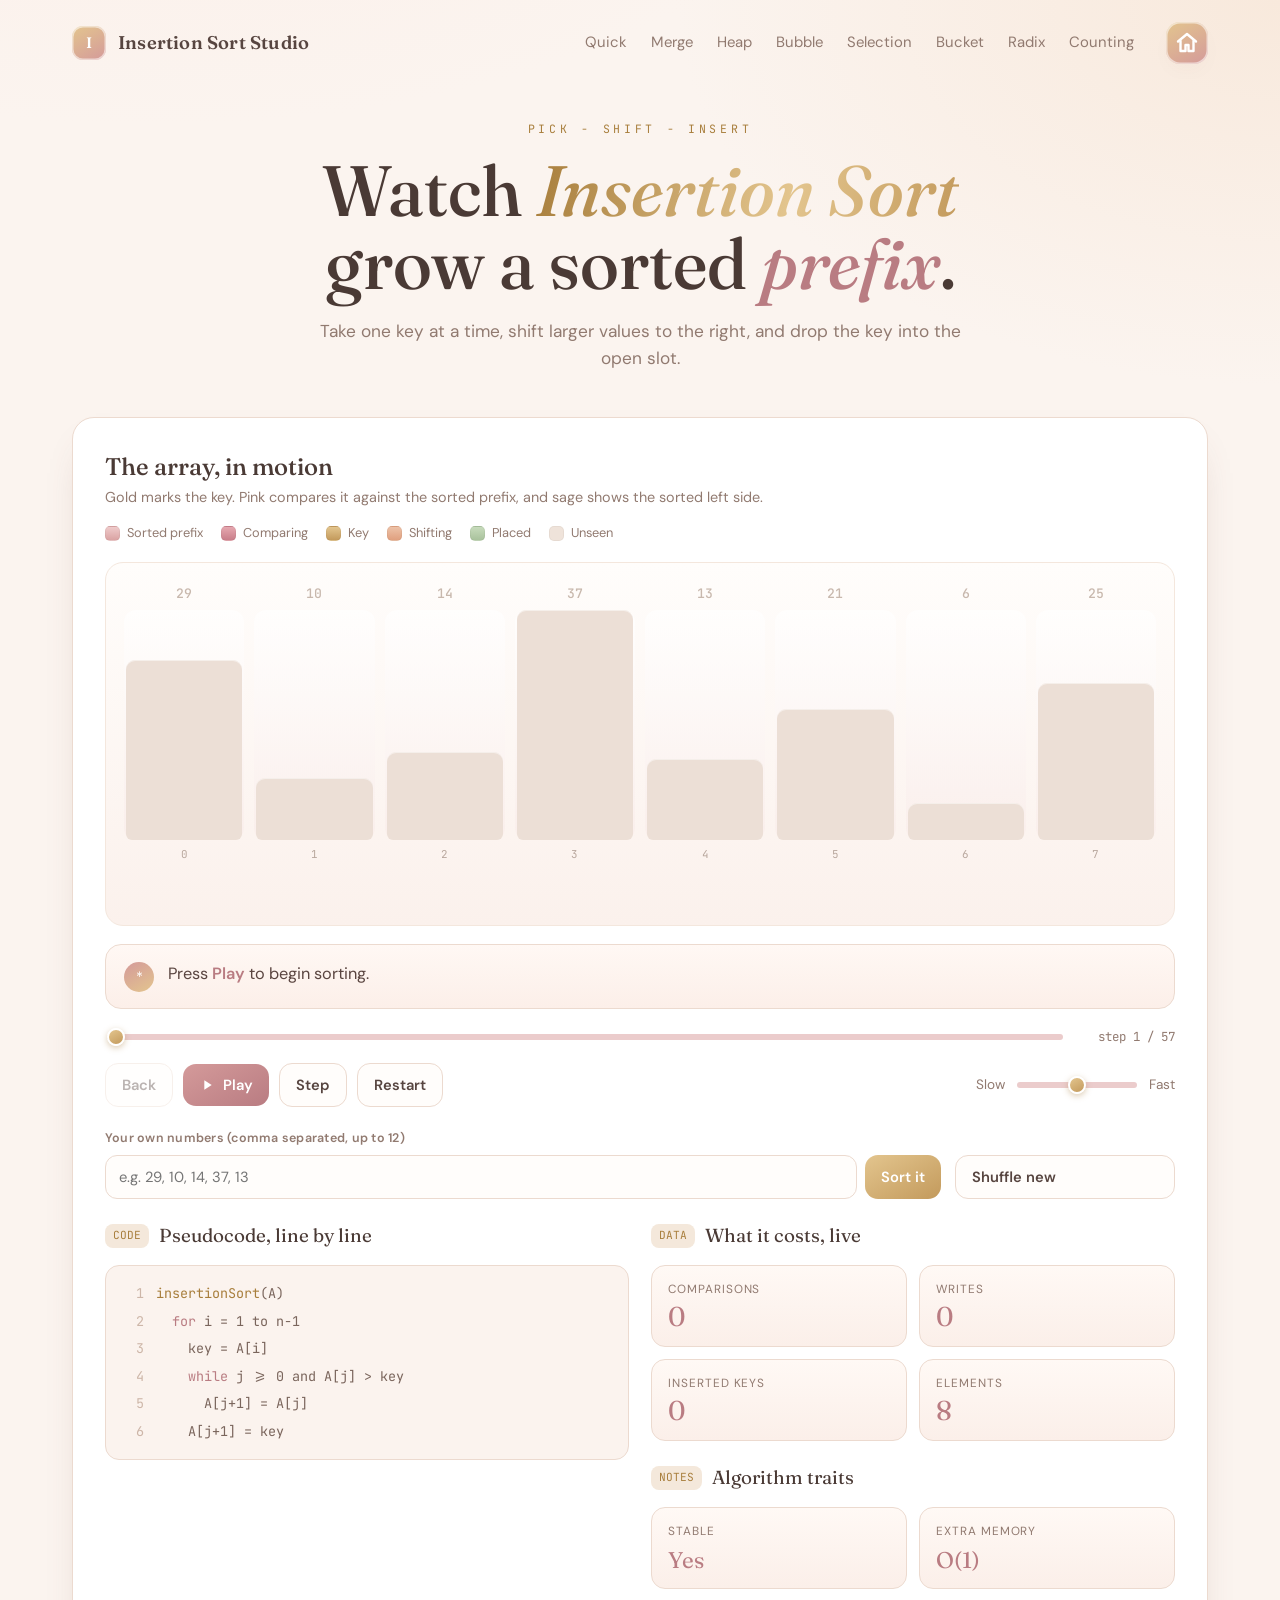
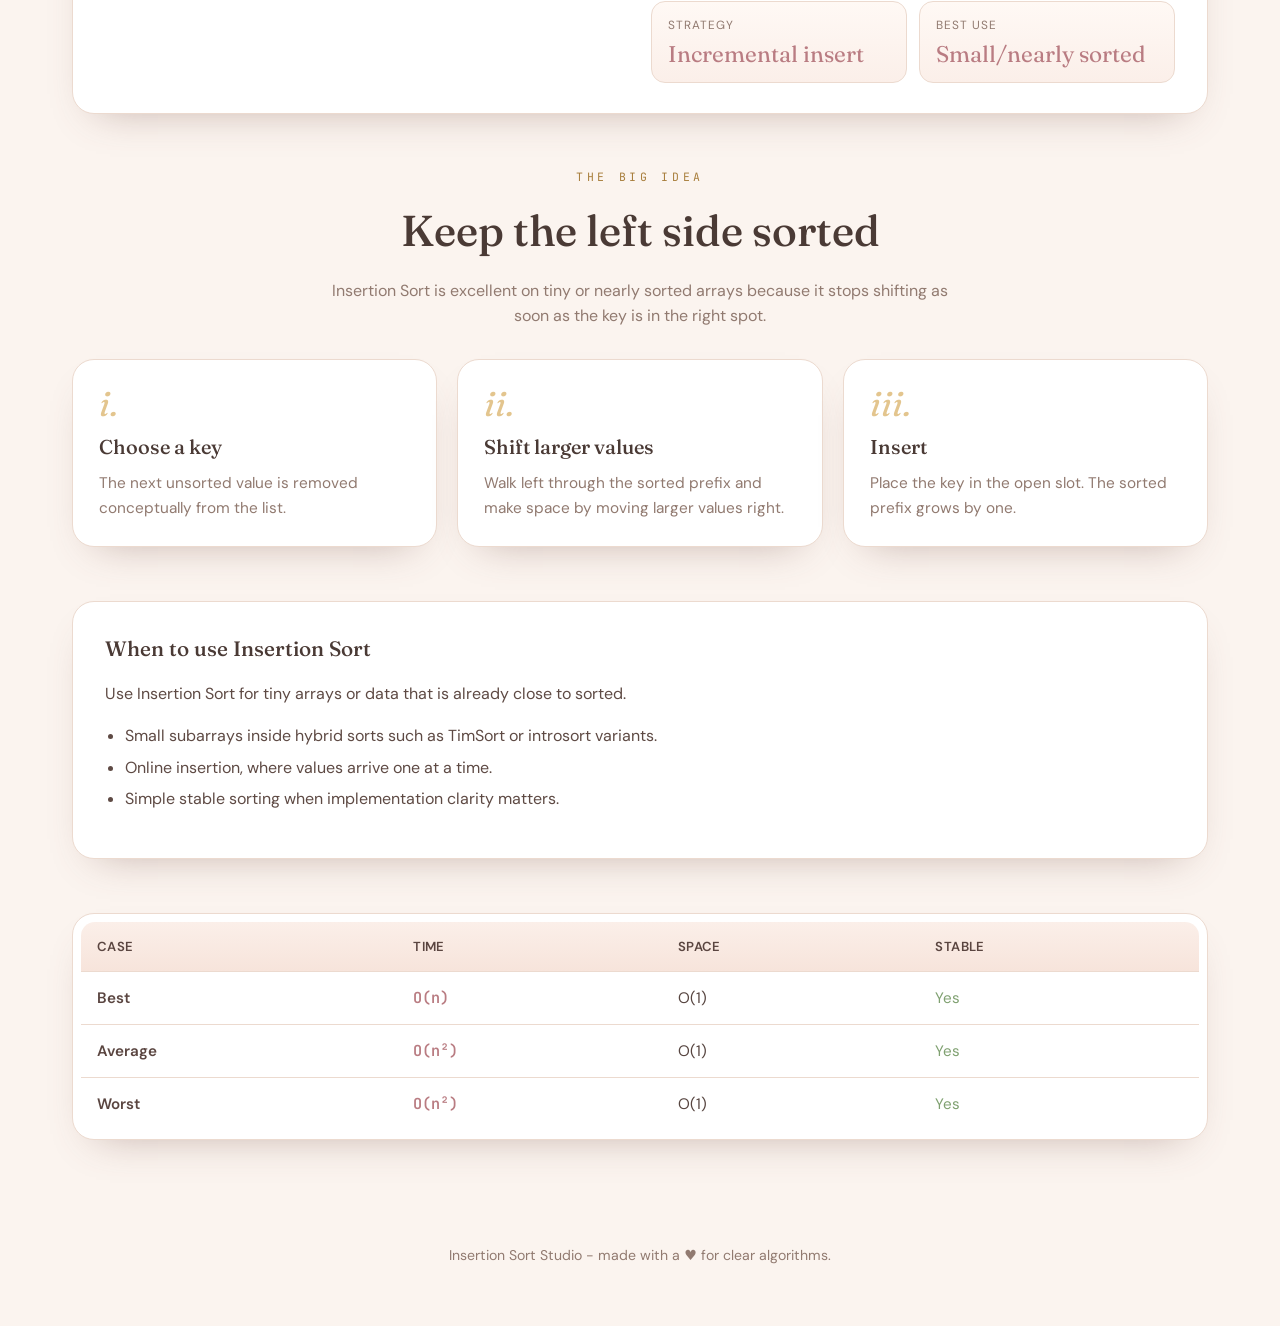
<file: insertion-sort.html>
<!DOCTYPE html>
<html lang="en">
<head>
<meta charset="UTF-8" />
<meta name="viewport" content="width=device-width, initial-scale=1.0" />
<title>Insertion Sort - An Interactive Visualizer</title>
<meta name="description" content="A step-by-step Insertion Sort visualizer using the same theme as the Quick Sort lesson." />
<link rel="preconnect" href="https://fonts.googleapis.com" />
<link rel="preconnect" href="https://fonts.gstatic.com" crossorigin />
<link href="https://fonts.googleapis.com/css2?family=Fraunces:ital,opsz,wght@0,9..144,400;0,9..144,500;0,9..144,600;1,9..144,400&family=DM+Sans:opsz,wght@9..40,400;9..40,500;9..40,600;9..40,700&family=JetBrains+Mono:wght@400;500;600&display=swap" rel="stylesheet" />
<link rel="stylesheet" href="sorting-theme.css" />
</head>
<body>
<div class="topbar"><div class="brand"><span class="glyph">I</span> Insertion Sort Studio</div><nav class="topnav"><a href="quicksort.html">Quick</a><a href="merge-sort.html">Merge</a><a href="heap-sort.html">Heap</a><a href="bubble-sort.html">Bubble</a><a href="selection-sort.html">Selection</a><a href="bucket-sort.html">Bucket</a><a href="radix-sort.html">Radix</a><a href="counting-sort.html">Counting</a></nav><a class="home-link" href="index.html" aria-label="Return to main page" title="Home"><svg viewBox="0 0 24 24" aria-hidden="true"><path d="M3 10.5 12 3l9 7.5"></path><path d="M5.5 10v10h5v-6h3v6h5V10"></path></svg></a></div>
<header class="hero wrap"><div class="eyebrow">Pick - Shift - Insert</div><h1>Watch <span class="gold">Insertion Sort</span><br>grow a sorted <em>prefix</em>.</h1><p>Take one key at a time, shift larger values to the right, and drop the key into the open slot.</p></header>
<main class="wrap">
<section class="panel studio">
  <div class="stage-head"><div><h2>The array, in motion</h2><div class="sub">Gold marks the key. Pink compares it against the sorted prefix, and sage shows the sorted left side.</div></div><div class="legend"><span><i class="chip range"></i>Sorted prefix</span><span><i class="chip compare"></i>Comparing</span><span><i class="chip pivot"></i>Key</span><span><i class="chip swap"></i>Shifting</span><span><i class="chip sorted"></i>Placed</span><span><i class="chip dim"></i>Unseen</span></div></div>
  <div class="stage"><div class="bars" id="bars"></div></div>
  <div class="narration"><div class="dot">*</div><div class="text" id="narration">Press <b>Play</b> to begin sorting.</div></div>
  <div class="controls"><div class="scrub"><input type="range" id="scrub" min="0" max="0" value="0" aria-label="Step scrubber" /><div class="steplabel" id="steplabel">step 0 / 0</div></div><div class="btnrow"><button class="btn" id="back">Back</button><button class="btn primary" id="playBtn" aria-pressed="false">Play</button><button class="btn" id="fwd">Step</button><button class="btn" id="reset">Restart</button><div class="spacer"></div><div class="speedbox"><span>Slow</span><input type="range" id="speed" min="120" max="1400" value="760" step="20" aria-label="Speed" /><span>Fast</span></div></div><div class="config"><div class="field"><label for="custom">Your own numbers (comma separated, up to 12)</label><div class="inrow"><input type="text" id="custom" placeholder="e.g. 29, 10, 14, 37, 13" /><button class="btn gold" id="apply">Sort it</button></div></div><div class="field" style="max-width:160px;flex:0 0 160px;justify-content:flex-end;"><label>&nbsp;</label><button class="btn" id="rand">Shuffle new</button></div></div></div>
  <div class="grid2"><div><div class="minihead"><span class="num">CODE</span> Pseudocode, line by line</div><div class="code" id="code"></div></div><div><div class="minihead"><span class="num">DATA</span> What it costs, live</div><div class="stats"><div class="stat"><div class="k">Comparisons</div><div class="v" id="st-cmp">0</div></div><div class="stat"><div class="k">Writes</div><div class="v" id="st-write">0</div></div><div class="stat"><div class="k">Inserted keys</div><div class="v" id="st-pass">0</div></div><div class="stat"><div class="k">Elements</div><div class="v" id="st-n">0</div></div></div><div class="minihead" style="margin-top:22px;"><span class="num">NOTES</span> Algorithm traits</div><div class="stats" id="stack"></div></div></div>
</section>
<section class="section"><div class="sectionhead"><div class="eyebrow">The big idea</div><h2>Keep the left side sorted</h2><p>Insertion Sort is excellent on tiny or nearly sorted arrays because it stops shifting as soon as the key is in the right spot.</p></div><div class="cards3"><div class="panel icard"><div class="step-n">i.</div><h3>Choose a key</h3><p>The next unsorted value is removed conceptually from the list.</p></div><div class="panel icard"><div class="step-n">ii.</div><h3>Shift larger values</h3><p>Walk left through the sorted prefix and make space by moving larger values right.</p></div><div class="panel icard"><div class="step-n">iii.</div><h3>Insert</h3><p>Place the key in the open slot. The sorted prefix grows by one.</p></div></div></section>
<section class="panel prose"><h3>When to use Insertion Sort</h3><p>Use Insertion Sort for tiny arrays or data that is already close to sorted.</p><ul><li>Small subarrays inside hybrid sorts such as TimSort or introsort variants.</li><li>Online insertion, where values arrive one at a time.</li><li>Simple stable sorting when implementation clarity matters.</li></ul></section>
<section class="section"><div class="panel prose" style="padding:8px;"><table class="ctable"><thead><tr><th>Case</th><th>Time</th><th>Space</th><th>Stable</th></tr></thead><tbody><tr><td class="case good">Best</td><td class="big">O(n)</td><td>O(1)</td><td class="good">Yes</td></tr><tr><td class="case">Average</td><td class="big">O(n²)</td><td>O(1)</td><td class="good">Yes</td></tr><tr><td class="case bad">Worst</td><td class="big">O(n²)</td><td>O(1)</td><td class="good">Yes</td></tr></tbody></table></div></section>
</main>
<footer>Insertion Sort Studio - made with a ♥ for clear algorithms. </footer>
<script>
window.SORT_VISUALIZER = {algorithm:"insertion",initial:[29,10,14,37,13,21,6,25],code:[
'<span class="fn">insertionSort</span>(A)',
'  <span class="kw">for</span> i = 1 to n-1',
'    key = A[i]',
'    <span class="kw">while</span> j >= 0 and A[j] > key',
'      A[j+1] = A[j]',
'    A[j+1] = key'
],traceLabels:[{k:"Stable",v:"Yes"},{k:"Extra memory",v:"O(1)"},{k:"Strategy",v:"Incremental insert"},{k:"Best use",v:"Small/nearly sorted"}]};
</script>
<script src="sorting-visualizer.js"></script>
</body>
</html>
</file>
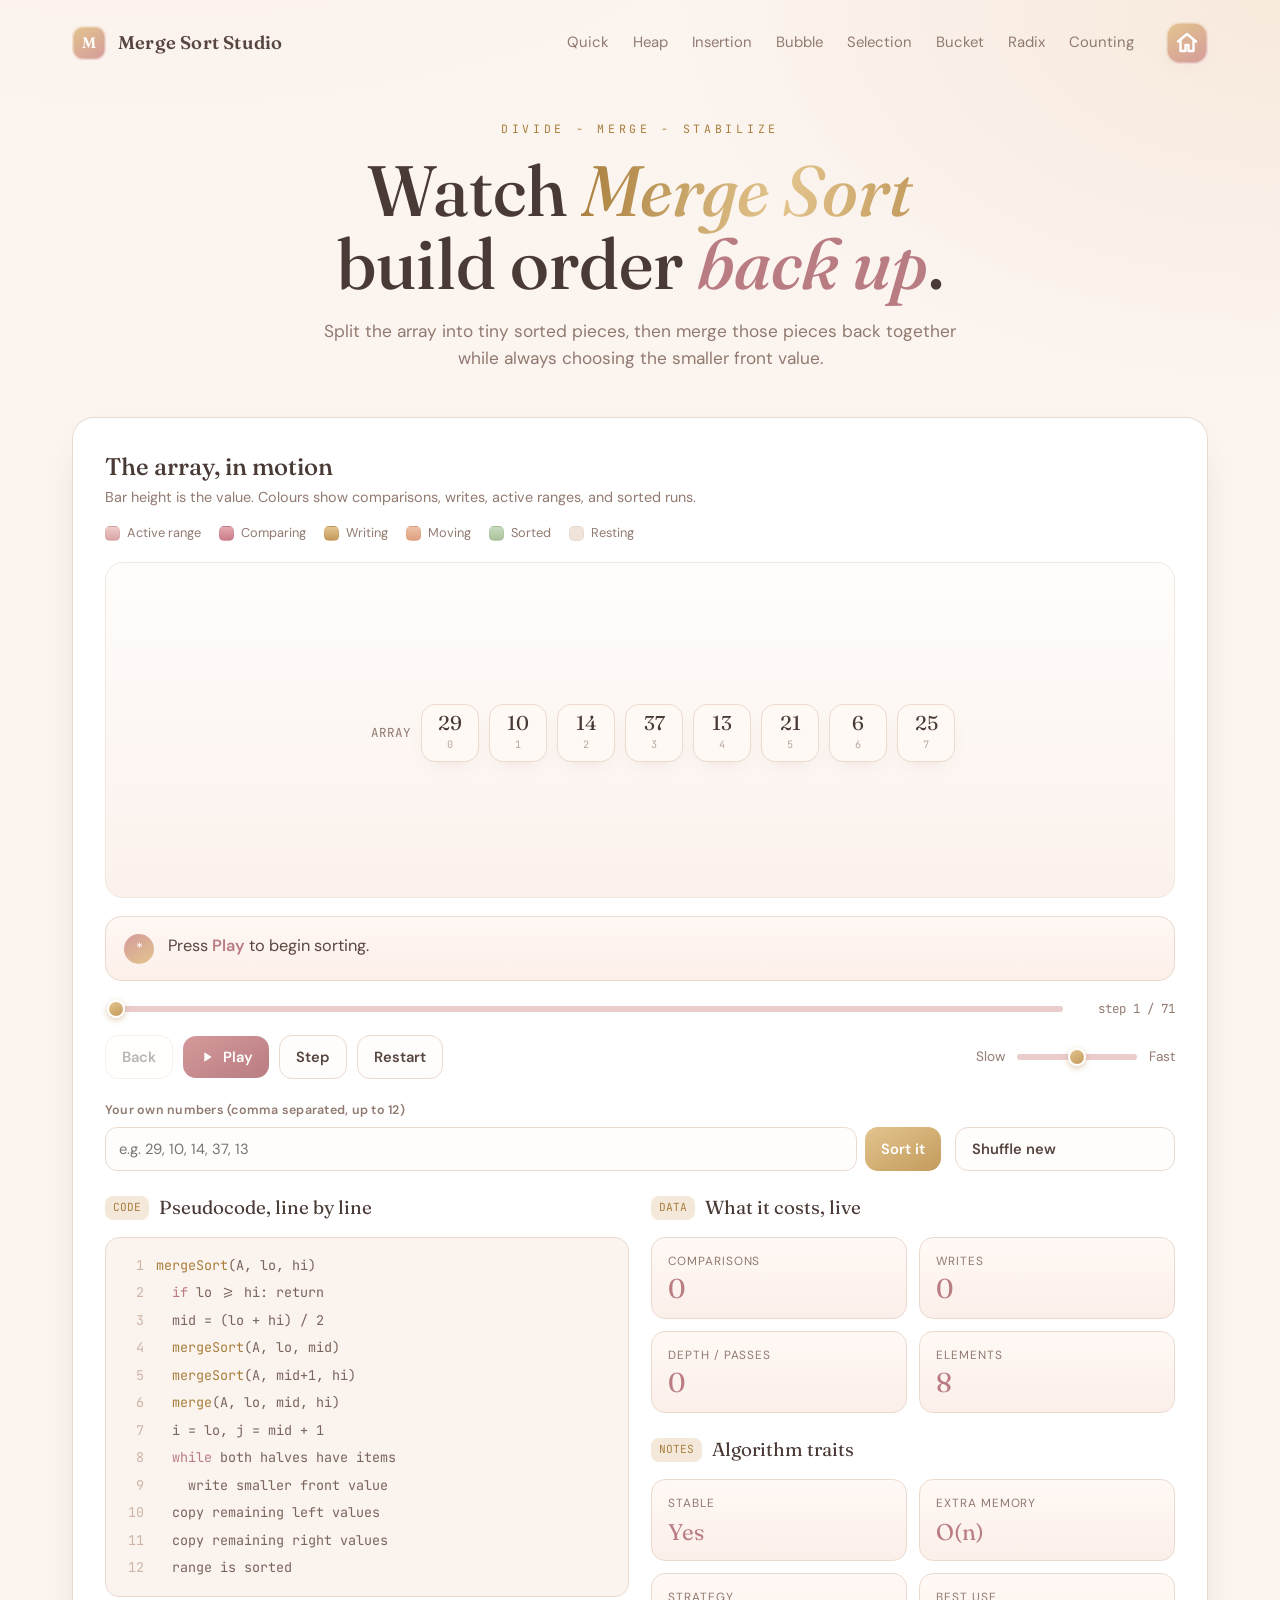
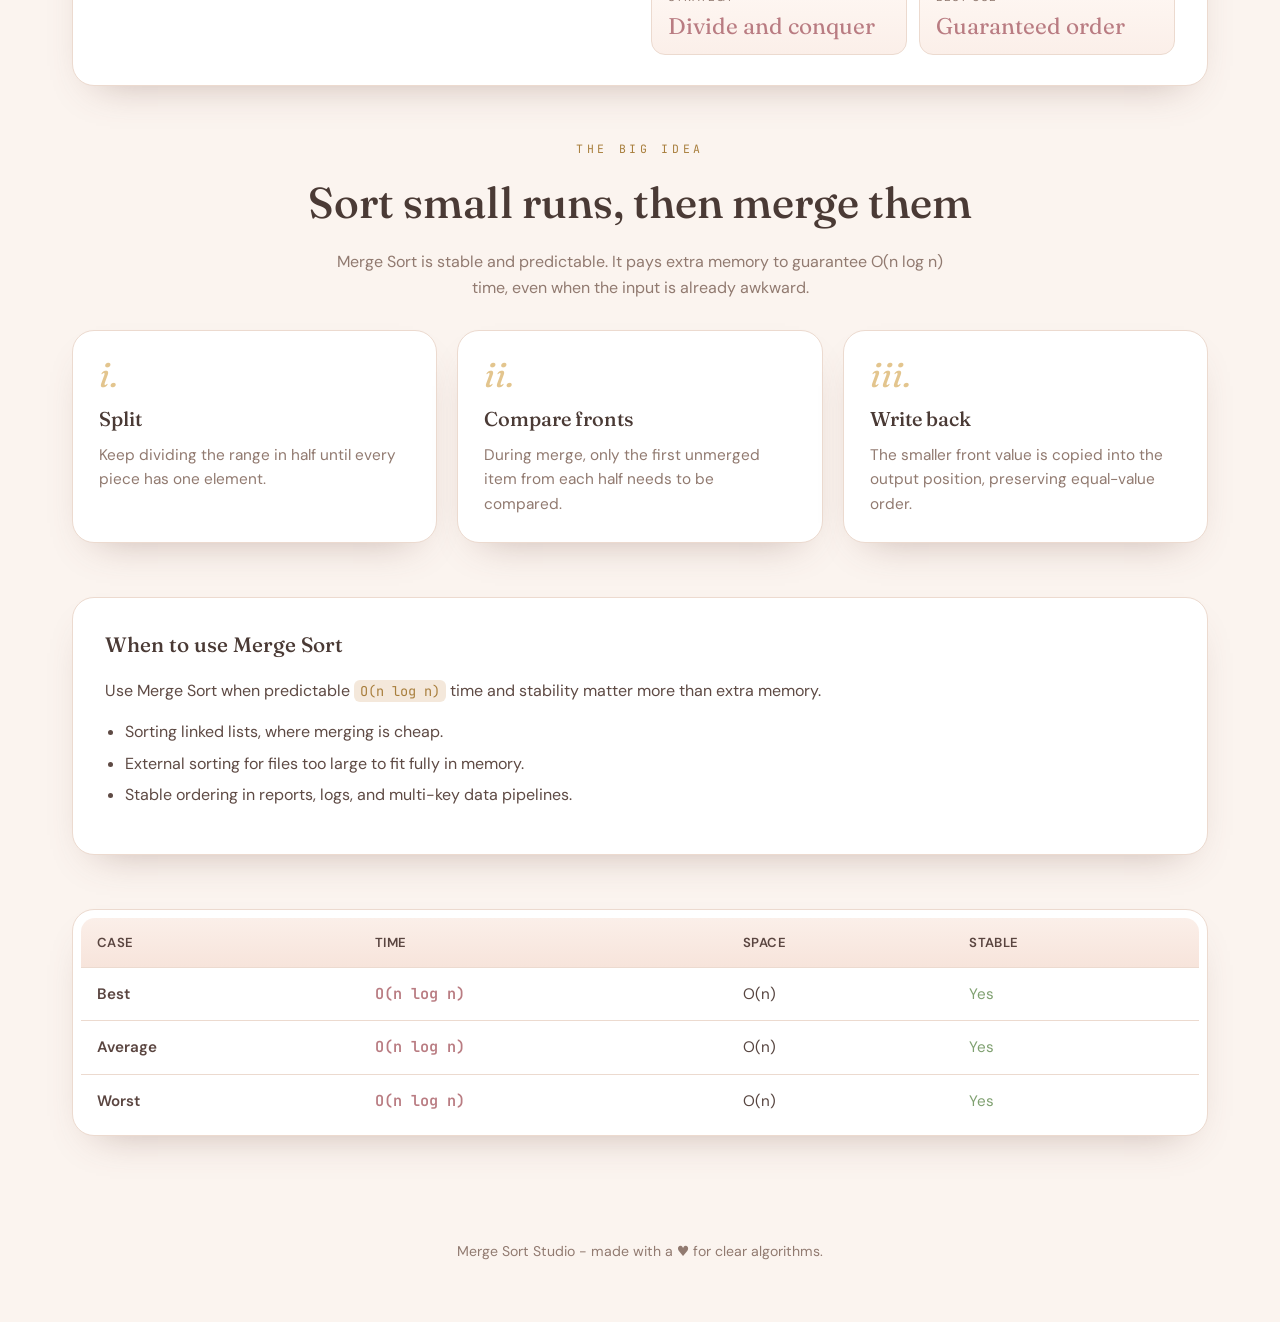
<file: merge-sort.html>
<!DOCTYPE html>
<html lang="en">
<head>
<meta charset="UTF-8" />
<meta name="viewport" content="width=device-width, initial-scale=1.0" />
<title>Merge Sort - An Interactive Visualizer</title>
<meta name="description" content="A soft, step-by-step Merge Sort visualizer with comparisons, writes, passes, pseudocode, and complexity notes." />
<link rel="preconnect" href="https://fonts.googleapis.com" />
<link rel="preconnect" href="https://fonts.gstatic.com" crossorigin />
<link href="https://fonts.googleapis.com/css2?family=Fraunces:ital,opsz,wght@0,9..144,400;0,9..144,500;0,9..144,600;1,9..144,400&family=DM+Sans:opsz,wght@9..40,400;9..40,500;9..40,600;9..40,700&family=JetBrains+Mono:wght@400;500;600&display=swap" rel="stylesheet" />
<link rel="stylesheet" href="sorting-theme.css" />
</head>
<body>
<div class="topbar">
  <div class="brand"><span class="glyph">M</span> Merge Sort Studio</div>
  <nav class="topnav">
    <a href="quicksort.html">Quick</a><a href="heap-sort.html">Heap</a><a href="insertion-sort.html">Insertion</a><a href="bubble-sort.html">Bubble</a><a href="selection-sort.html">Selection</a><a href="bucket-sort.html">Bucket</a><a href="radix-sort.html">Radix</a><a href="counting-sort.html">Counting</a>
  </nav>
  <a class="home-link" href="index.html" aria-label="Return to main page" title="Home"><svg viewBox="0 0 24 24" aria-hidden="true"><path d="M3 10.5 12 3l9 7.5"></path><path d="M5.5 10v10h5v-6h3v6h5V10"></path></svg></a>
</div>
<header class="hero wrap">
  <div class="eyebrow">Divide - Merge - Stabilize</div>
  <h1>Watch <span class="gold">Merge Sort</span><br>build order <em>back up</em>.</h1>
  <p>Split the array into tiny sorted pieces, then merge those pieces back together while always choosing the smaller front value.</p>
</header>
<main class="wrap">
  <section id="visualizer" class="panel studio">
    <div class="stage-head">
      <div><h2>The array, in motion</h2><div class="sub">Bar height is the value. Colours show comparisons, writes, active ranges, and sorted runs.</div></div>
      <div class="legend"><span><i class="chip range"></i>Active range</span><span><i class="chip compare"></i>Comparing</span><span><i class="chip pivot"></i>Writing</span><span><i class="chip swap"></i>Moving</span><span><i class="chip sorted"></i>Sorted</span><span><i class="chip dim"></i>Resting</span></div>
    </div>
    <div class="stage"><div class="bars" id="bars"></div></div>
    <div class="narration"><div class="dot">*</div><div class="text" id="narration">Press <b>Play</b> to begin sorting.</div></div>
    <div class="controls">
      <div class="scrub"><input type="range" id="scrub" min="0" max="0" value="0" aria-label="Step scrubber" /><div class="steplabel" id="steplabel">step 0 / 0</div></div>
      <div class="btnrow">
        <button class="btn" id="back">Back</button><button class="btn primary" id="playBtn" aria-pressed="false">Play</button><button class="btn" id="fwd">Step</button><button class="btn" id="reset">Restart</button>
        <div class="spacer"></div><div class="speedbox"><span>Slow</span><input type="range" id="speed" min="120" max="1400" value="760" step="20" aria-label="Speed" /><span>Fast</span></div>
      </div>
      <div class="config">
        <div class="field"><label for="custom">Your own numbers (comma separated, up to 12)</label><div class="inrow"><input type="text" id="custom" placeholder="e.g. 29, 10, 14, 37, 13" /><button class="btn gold" id="apply">Sort it</button></div></div>
        <div class="field" style="max-width:160px;flex:0 0 160px;justify-content:flex-end;"><label>&nbsp;</label><button class="btn" id="rand">Shuffle new</button></div>
      </div>
    </div>
    <div class="grid2">
      <div><div class="minihead"><span class="num">CODE</span> Pseudocode, line by line</div><div class="code" id="code"></div></div>
      <div>
        <div class="minihead"><span class="num">DATA</span> What it costs, live</div>
        <div class="stats"><div class="stat"><div class="k">Comparisons</div><div class="v" id="st-cmp">0</div></div><div class="stat"><div class="k">Writes</div><div class="v" id="st-write">0</div></div><div class="stat"><div class="k">Depth / passes</div><div class="v" id="st-pass">0</div></div><div class="stat"><div class="k">Elements</div><div class="v" id="st-n">0</div></div></div>
        <div class="minihead" style="margin-top:22px;"><span class="num">NOTES</span> Algorithm traits</div><div class="stats" id="stack"></div>
      </div>
    </div>
  </section>
  <section id="how" class="section"><div class="sectionhead"><div class="eyebrow">The big idea</div><h2>Sort small runs, then merge them</h2><p>Merge Sort is stable and predictable. It pays extra memory to guarantee O(n log n) time, even when the input is already awkward.</p></div>
    <div class="cards3"><div class="panel icard"><div class="step-n">i.</div><h3>Split</h3><p>Keep dividing the range in half until every piece has one element.</p></div><div class="panel icard"><div class="step-n">ii.</div><h3>Compare fronts</h3><p>During merge, only the first unmerged item from each half needs to be compared.</p></div><div class="panel icard"><div class="step-n">iii.</div><h3>Write back</h3><p>The smaller front value is copied into the output position, preserving equal-value order.</p></div></div>
  </section>
<section class="panel prose"><h3>When to use Merge Sort</h3><p>Use Merge Sort when predictable <code>O(n log n)</code> time and stability matter more than extra memory.</p><ul><li>Sorting linked lists, where merging is cheap.</li><li>External sorting for files too large to fit fully in memory.</li><li>Stable ordering in reports, logs, and multi-key data pipelines.</li></ul></section>
<section id="cost" class="section"><div class="panel prose" style="padding:8px;"><table class="ctable"><thead><tr><th>Case</th><th>Time</th><th>Space</th><th>Stable</th></tr></thead><tbody><tr><td class="case good">Best</td><td class="big">O(n log n)</td><td>O(n)</td><td class="good">Yes</td></tr><tr><td class="case">Average</td><td class="big">O(n log n)</td><td>O(n)</td><td class="good">Yes</td></tr><tr><td class="case">Worst</td><td class="big">O(n log n)</td><td>O(n)</td><td class="good">Yes</td></tr></tbody></table></div></section>
</main>
<footer>Merge Sort Studio - made with a ♥ for clear algorithms. </footer>
<script>
window.SORT_VISUALIZER = {
  algorithm:"merge",
  view:"array",
  initial:[29,10,14,37,13,21,6,25],
  code:[
    '<span class="fn">mergeSort</span>(A, lo, hi)',
    '  <span class="kw">if</span> lo >= hi: return',
    '  mid = (lo + hi) / 2',
    '  <span class="fn">mergeSort</span>(A, lo, mid)',
    '  <span class="fn">mergeSort</span>(A, mid+1, hi)',
    '  <span class="fn">merge</span>(A, lo, mid, hi)',
    '  i = lo, j = mid + 1',
    '  <span class="kw">while</span> both halves have items',
    '    write smaller front value',
    '  copy remaining left values',
    '  copy remaining right values',
    '  range is sorted'
  ],
  traceLabels:[{k:"Stable",v:"Yes"},{k:"Extra memory",v:"O(n)"},{k:"Strategy",v:"Divide and conquer"},{k:"Best use",v:"Guaranteed order"}]
};
</script>
<script src="sorting-visualizer.js"></script>
</body>
</html>
</file>
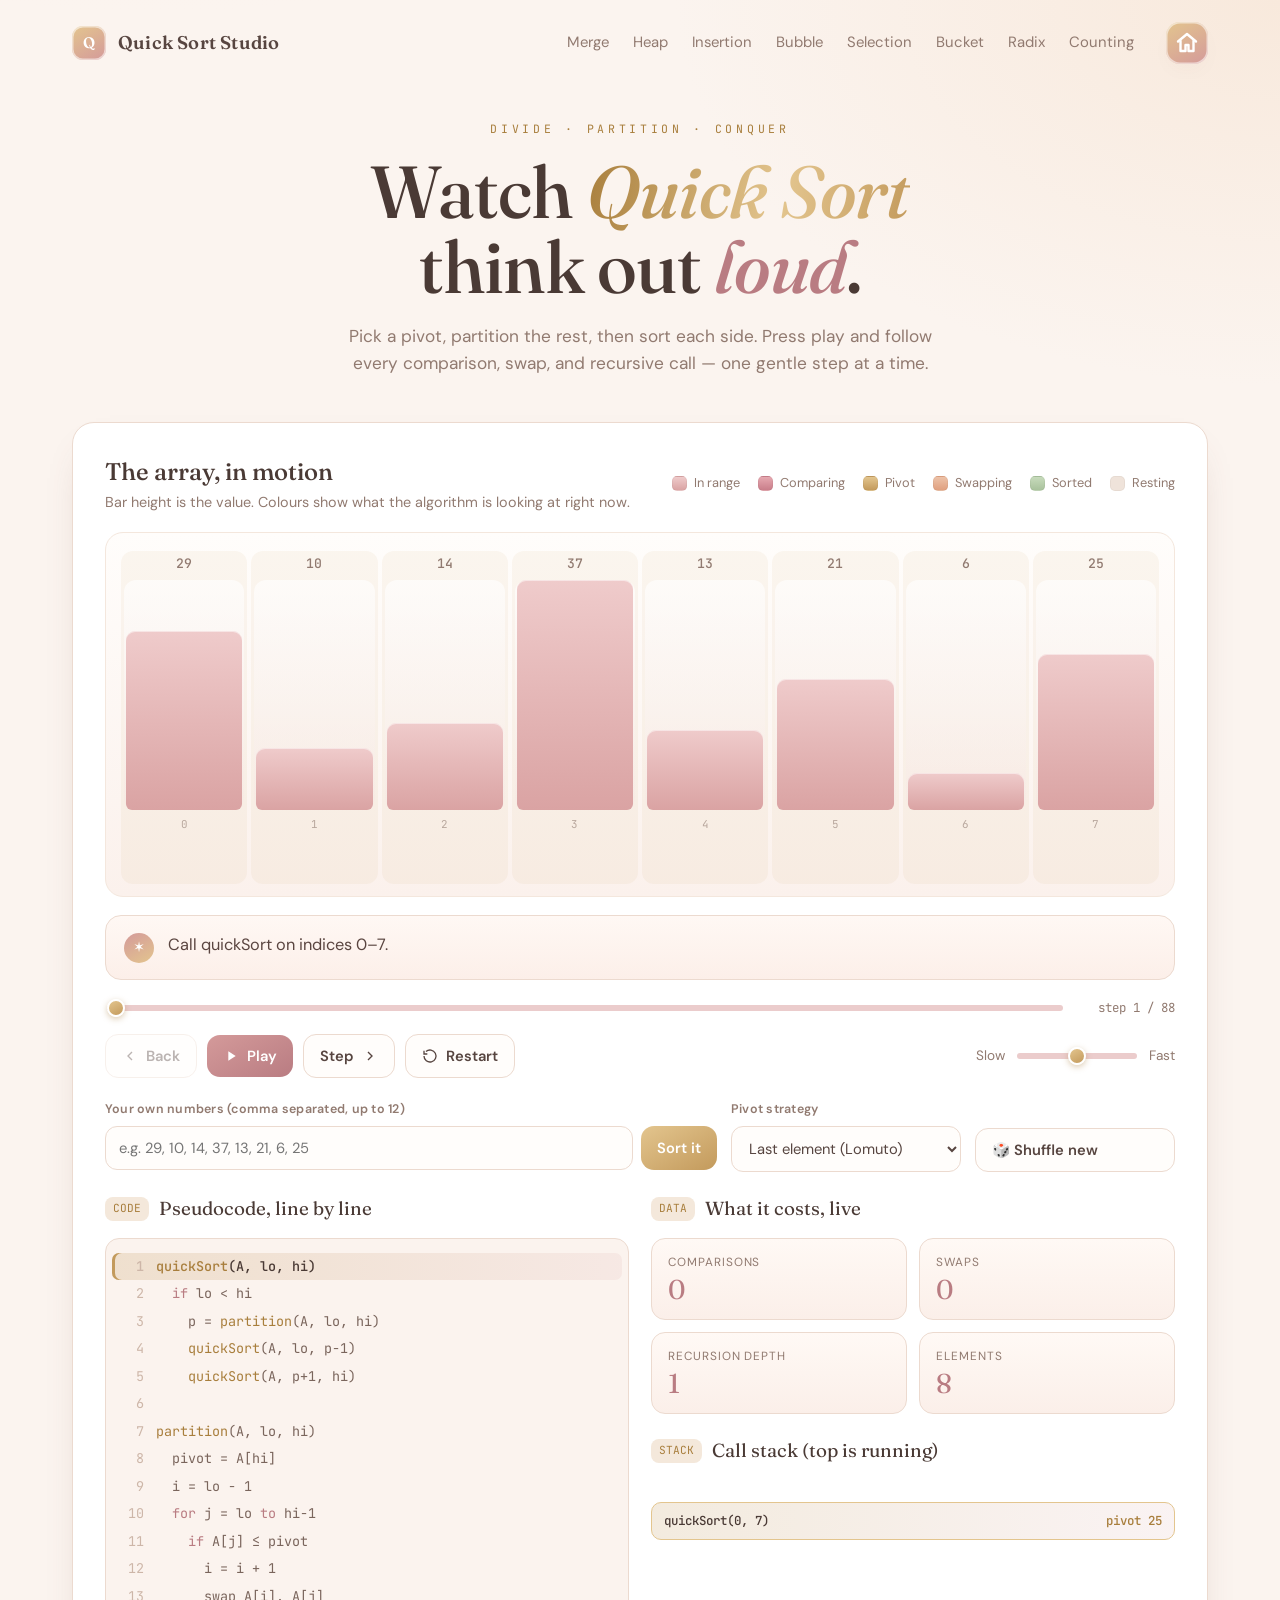
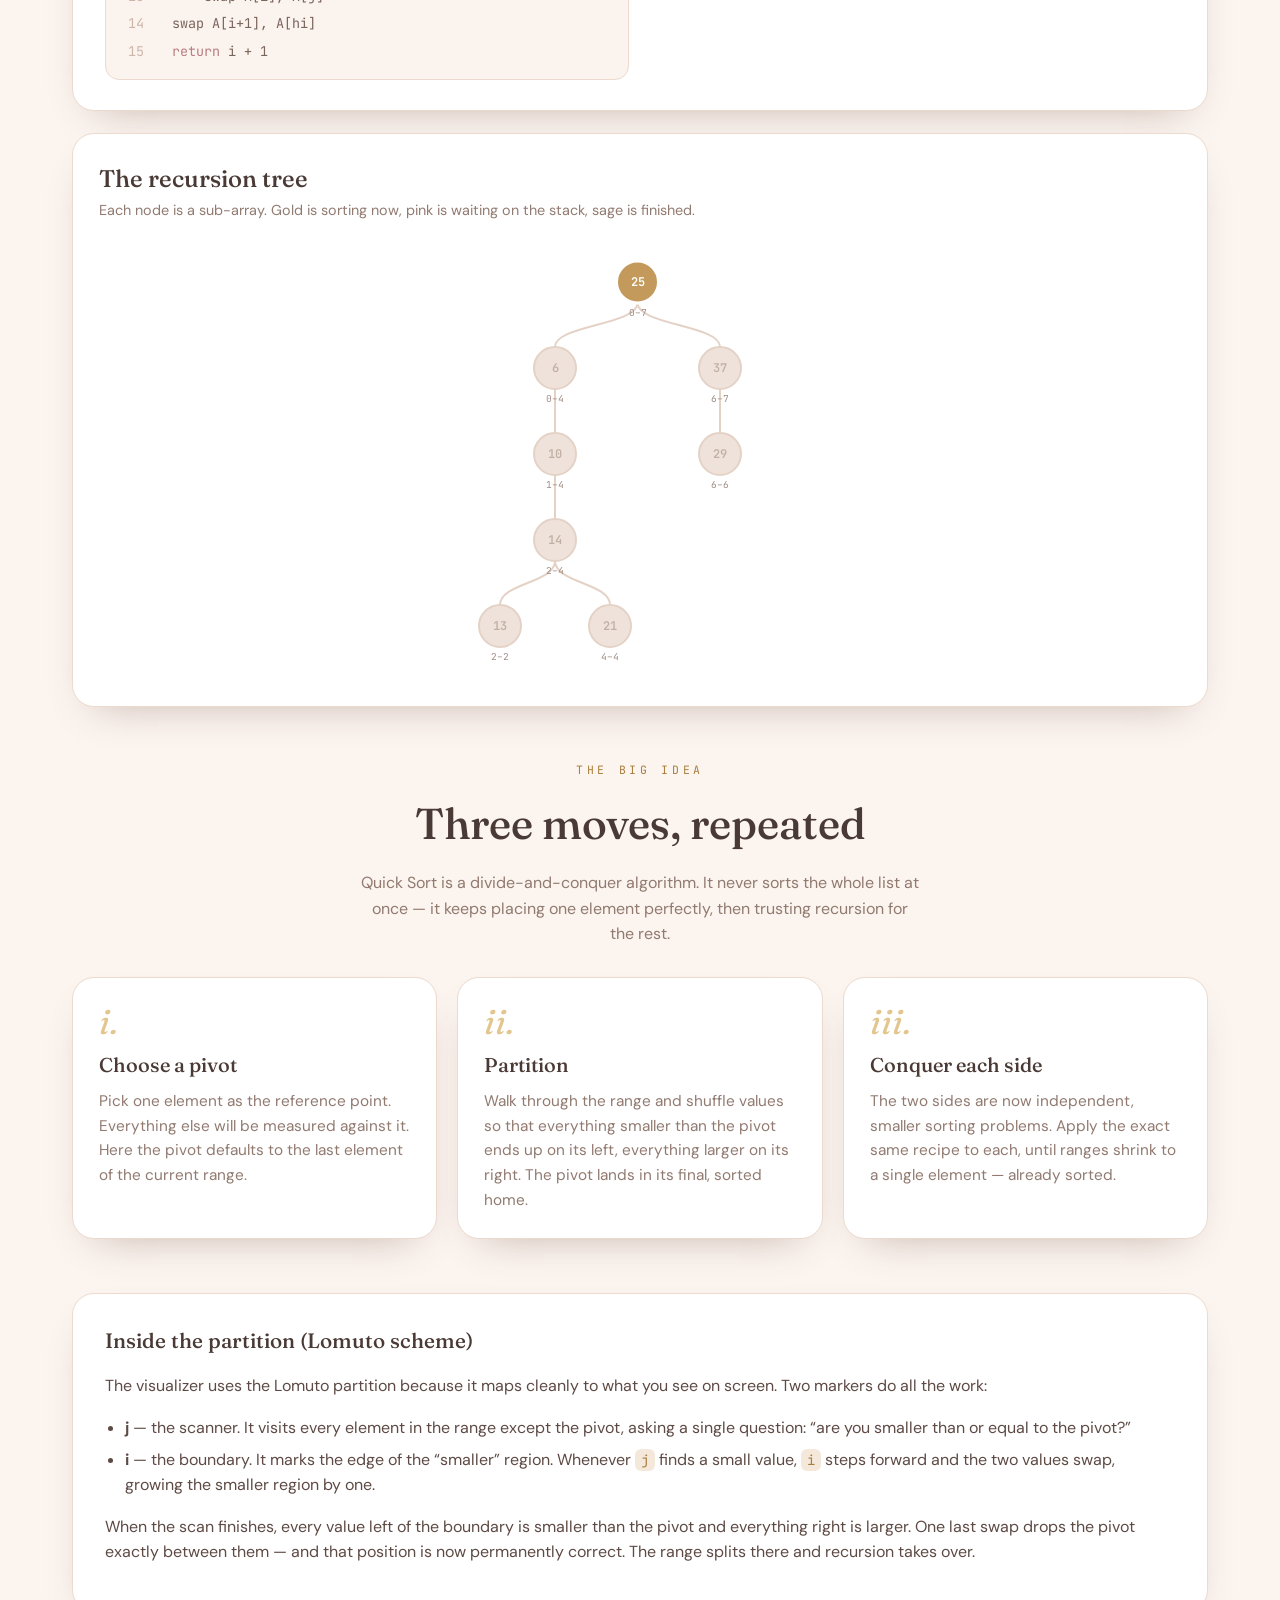
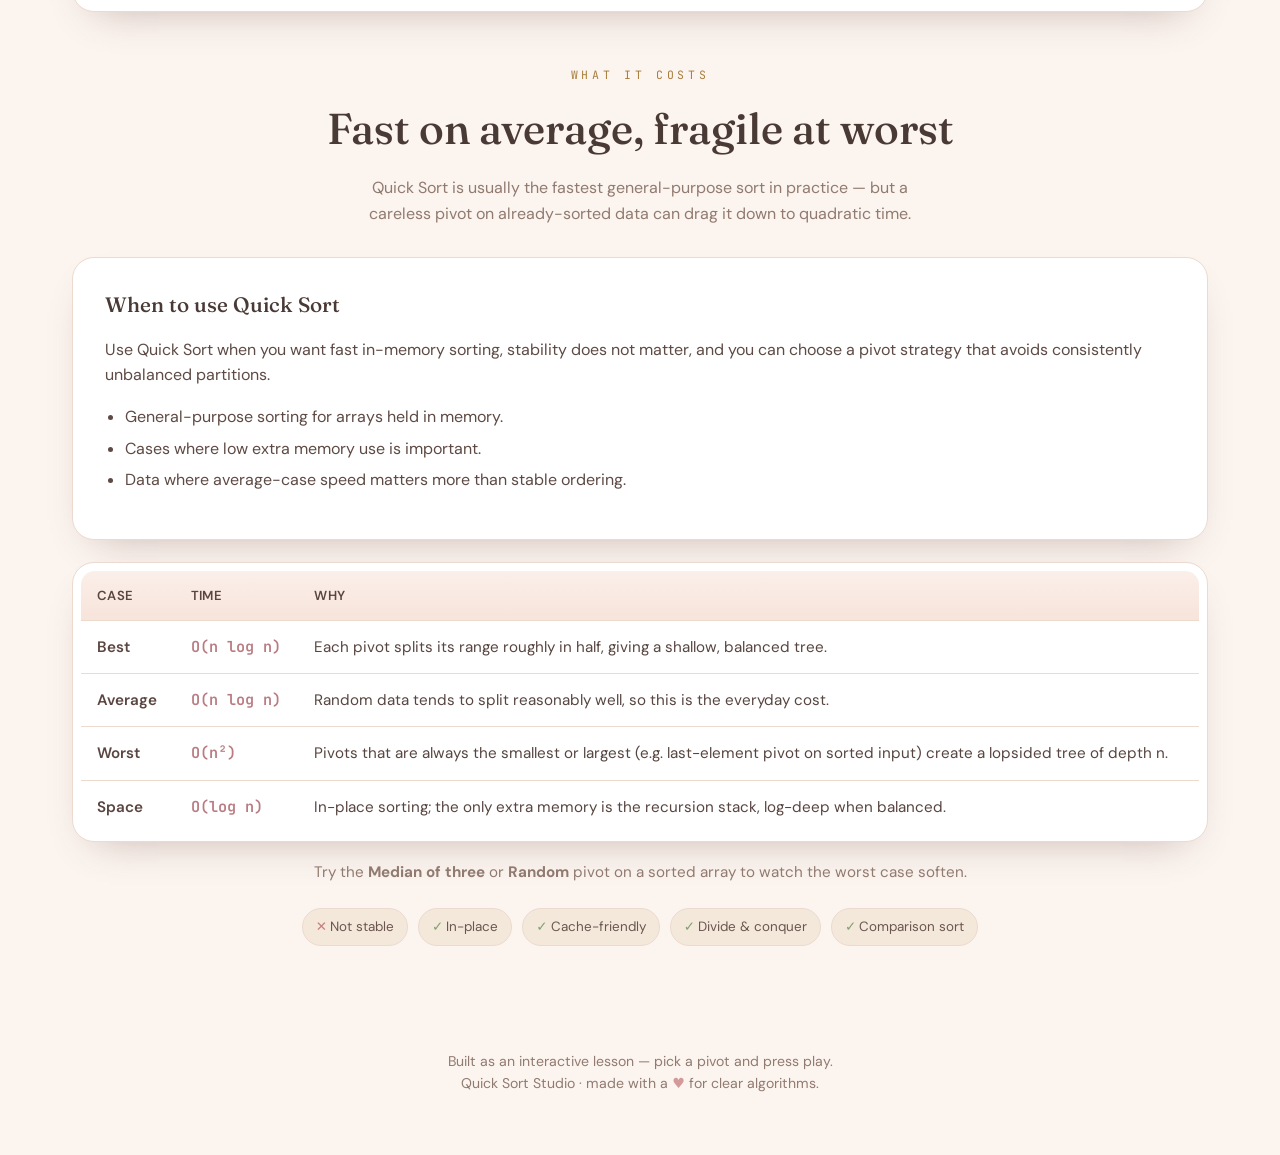
<file: quicksort.html>
<!DOCTYPE html>
<html lang="en">
<head>
<meta charset="UTF-8" />
<meta name="viewport" content="width=device-width, initial-scale=1.0" />
<title>Quick Sort — An Interactive Visualizer</title>
<meta name="description" content="A soft, interactive, step-by-step visualizer for the Quick Sort algorithm: partitioning, pivots, recursion tree, and complexity, explained visually." />
<link rel="preconnect" href="https://fonts.googleapis.com" />
<link rel="preconnect" href="https://fonts.gstatic.com" crossorigin />
<link href="https://fonts.googleapis.com/css2?family=Fraunces:ital,opsz,wght@0,9..144,400;0,9..144,500;0,9..144,600;1,9..144,400&family=DM+Sans:opsz,wght@9..40,400;9..40,500;9..40,600;9..40,700&family=JetBrains+Mono:wght@400;500;600&display=swap" rel="stylesheet" />
<style>
:root{
  --cream:#FBF4EF;
  --paper:#FFFDFB;
  --card:#FFFFFF;
  --pink:#D49A9A;
  --pink-deep:#B97C82;
  --blush:#F4DEDE;
  --blush-2:#EBCCCC;
  --skin:#EAD9C8;
  --skin-2:#F4E8DB;
  --gold:#C39A5C;
  --gold-soft:#E3C58E;
  --gold-deep:#A87E3C;
  --coral:#E0A07F;
  --sage:#A9C29C;
  --sage-deep:#7FA070;
  --ink:#574540;
  --ink-soft:#917A70;
  --line:#ECDACF;
  --line-soft:#F4E7DD;
  --shadow:0 18px 40px -24px rgba(120,80,70,.45);
  --shadow-soft:0 8px 24px -16px rgba(120,80,70,.35);
  --radius:22px;
  --radius-sm:14px;
}
*{box-sizing:border-box;}
html{scroll-behavior:smooth;}
body{
  margin:0;
  font-family:"DM Sans",system-ui,sans-serif;
  color:var(--ink);
  background:
    radial-gradient(1200px 600px at 12% -8%, #FCEFE9 0%, rgba(252,239,233,0) 60%),
    radial-gradient(1100px 700px at 100% 0%, #F8E9DC 0%, rgba(248,233,220,0) 55%),
    radial-gradient(900px 900px at 50% 120%, #FBE8E8 0%, rgba(251,232,232,0) 60%),
    var(--cream);
  line-height:1.6;
  -webkit-font-smoothing:antialiased;
}
.wrap{max-width:1180px;margin:0 auto;padding:0 22px;}
a{color:var(--gold-deep);}

/* ---------- Header ---------- */
.topbar{
  display:flex;align-items:center;justify-content:space-between;
  padding:22px 22px;max-width:1180px;margin:0 auto;gap:16px;
}
.brand{display:flex;align-items:center;gap:12px;font-family:"Fraunces",serif;font-weight:600;font-size:1.15rem;letter-spacing:.2px;}
.brand .glyph{
  width:34px;height:34px;border-radius:11px;flex:none;
  background:linear-gradient(150deg,var(--gold-soft),var(--pink));
  box-shadow:inset 0 0 0 1.5px rgba(255,255,255,.55), var(--shadow-soft);
  display:grid;place-items:center;color:#fff;font-size:.95rem;
}
.topnav{display:flex;flex-wrap:wrap;justify-content:flex-end;gap:18px 24px;margin-left:auto;font-size:.93rem;}
.topnav a{color:var(--ink-soft);text-decoration:none;transition:color .2s;}
.topnav a:hover{color:var(--pink-deep);}
.home-link{width:42px;height:42px;border-radius:14px;display:grid;place-items:center;flex:none;margin-left:16px;color:#fff;background:linear-gradient(150deg,var(--gold-soft),var(--pink));box-shadow:inset 0 0 0 1.5px rgba(255,255,255,.55), var(--shadow-soft);text-decoration:none;transition:transform .15s,box-shadow .2s;}
.home-link:hover{transform:translateY(-1px);box-shadow:var(--shadow);}
.home-link:focus-visible{outline:3px solid rgba(195,154,92,.45);outline-offset:2px;}
.home-link svg{width:24px;height:24px;stroke:currentColor;stroke-width:2.4;fill:none;stroke-linecap:round;stroke-linejoin:round;}

.hero{padding:34px 0 14px;text-align:center;}
.eyebrow{
  font-family:"JetBrains Mono",monospace;font-size:.72rem;letter-spacing:.32em;
  text-transform:uppercase;color:var(--gold-deep);margin-bottom:16px;
}
.hero h1{
  font-family:"Fraunces",serif;font-weight:500;
  font-size:clamp(2.5rem,6.5vw,4.6rem);line-height:1.02;margin:0 0 18px;
  letter-spacing:-.01em;color:#4a3a35;
}
.hero h1 em{font-style:italic;color:var(--pink-deep);}
.hero h1 .gold{
  background:linear-gradient(100deg,var(--gold-deep),var(--gold-soft) 60%,var(--gold));
  -webkit-background-clip:text;background-clip:text;color:transparent;font-style:italic;
}
.hero p{max-width:600px;margin:0 auto;color:var(--ink-soft);font-size:1.08rem;}

/* ---------- Cards / layout ---------- */
.panel{
  background:var(--card);border:1px solid var(--line);border-radius:var(--radius);
  box-shadow:var(--shadow);
}
.studio{margin:30px 0 10px;padding:26px;}
@media(min-width:920px){.studio{padding:30px 32px;}}

.stage-head{display:flex;flex-wrap:wrap;align-items:center;justify-content:space-between;gap:14px;margin-bottom:18px;}
.stage-head h2{font-family:"Fraunces",serif;font-weight:500;font-size:1.5rem;margin:0;color:#4a3a35;}
.stage-head .sub{color:var(--ink-soft);font-size:.9rem;}

/* legend */
.legend{display:flex;flex-wrap:wrap;gap:14px 18px;font-size:.8rem;color:var(--ink-soft);}
.legend span{display:inline-flex;align-items:center;gap:7px;}
.chip{width:15px;height:15px;border-radius:5px;flex:none;border:1px solid rgba(0,0,0,.04);}
.chip.range{background:linear-gradient(180deg,#EFCBCB,#DAA3A3);}
.chip.compare{background:linear-gradient(180deg,#E6A8B0,#C97E8A);}
.chip.pivot{background:linear-gradient(180deg,var(--gold-soft),var(--gold));}
.chip.swap{background:linear-gradient(180deg,#EDC2A8,var(--coral));}
.chip.sorted{background:linear-gradient(180deg,#C7DBBC,var(--sage));}
.chip.dim{background:#EFE3DA;}

/* ---------- Bars ---------- */
.stage{
  background:linear-gradient(180deg,#FFFDFB, #FBF1EC);
  border:1px solid var(--line-soft);border-radius:18px;
  padding:20px 18px 14px;overflow-x:auto;
  position:relative;
}
.bars{display:flex;align-items:flex-end;gap:10px;min-height:300px;}
.col{
  flex:1 0 0;min-width:42px;display:flex;flex-direction:column;align-items:center;gap:6px;
  position:relative;isolation:isolate;cursor:pointer;border-radius:12px;
}
.col:focus-visible{outline:3px solid rgba(195,154,92,.4);outline-offset:4px;}
.col .val{font-family:"JetBrains Mono",monospace;font-size:.82rem;color:var(--ink-soft);font-weight:500;transition:color .25s;}
.bar-track{
  width:100%;height:230px;display:flex;align-items:flex-end;
  border-radius:12px;background:linear-gradient(180deg,rgba(255,255,255,.65),rgba(244,222,222,.25));
  padding:0 2px;
  transition:box-shadow .2s, background .2s;
}
.col:hover .bar-track{box-shadow:inset 0 0 0 1px rgba(195,154,92,.18);background:linear-gradient(180deg,rgba(255,255,255,.85),rgba(244,222,222,.35));}
.bar{
  width:100%;border-radius:9px 9px 6px 6px;
  background:linear-gradient(180deg,#EFCBCB,#DAA3A3);
  box-shadow:inset 0 1px 0 rgba(255,255,255,.5);
  transition:height .42s cubic-bezier(.34,1.2,.5,1), background .25s, transform .25s, box-shadow .25s;
}
.col .idx{font-family:"JetBrains Mono",monospace;font-size:.68rem;color:#b8a79d;}
.ptrs{height:42px;display:flex;flex-direction:column;align-items:center;gap:3px;}
.tag{
  font-family:"JetBrains Mono",monospace;font-size:.64rem;font-weight:600;
  padding:2px 7px;border-radius:20px;line-height:1.4;color:#fff;white-space:nowrap;
  opacity:0;transform:translateY(-3px);transition:opacity .2s,transform .2s;
}
.tag.show{opacity:1;transform:translateY(0);}
.tag.i{background:var(--gold);}
.tag.j{background:var(--pink-deep);}
.tag.p{background:var(--gold-deep);}

/* bar states */
.col.dim .bar{background:#ECDFD6;}
.col.dim .val{color:#c8b8ad;}
.bar.compare{background:linear-gradient(180deg,#E6A8B0,#C97E8A);transform:translateY(-4px);}
.bar.pivot{background:linear-gradient(180deg,var(--gold-soft),var(--gold));box-shadow:inset 0 1px 0 rgba(255,255,255,.5),0 0 0 3px rgba(195,154,92,.18);}
.bar.swap{background:linear-gradient(180deg,#EDC2A8,var(--coral));transform:translateY(-7px) scale(1.02);}
.bar.sorted{background:linear-gradient(180deg,#C7DBBC,var(--sage));}
.col.inrange{position:relative;}
.col.inrange::before{
  content:"";position:absolute;inset:-2px -3px;border-radius:12px;
  background:rgba(195,154,92,.07);z-index:-1;
}
.col.active .val{color:#4a3a35;}
.col.active .idx{color:var(--gold-deep);font-weight:600;}
.bar.compare,.bar.swap,.bar.pivot{
  animation:barPop .38s ease;
}
@keyframes barPop{
  0%{filter:saturate(.95);transform:translateY(0) scale(.98);}
  55%{filter:saturate(1.12);}
  100%{filter:saturate(1);}
}

/* ---------- Narration ---------- */
.narration{
  margin-top:18px;display:flex;gap:14px;align-items:flex-start;
  background:linear-gradient(180deg,#FFF8F4,#FCEFE9);
  border:1px solid var(--line);border-radius:16px;padding:16px 18px;
}
.narration .dot{
  width:30px;height:30px;border-radius:50%;flex:none;margin-top:1px;
  background:linear-gradient(150deg,var(--pink),var(--gold-soft));
  display:grid;place-items:center;color:#fff;font-size:.9rem;
}
.narration .text{font-size:1.02rem;color:#5a4540;}
.narration .text b{color:var(--pink-deep);font-weight:600;}

/* ---------- Controls ---------- */
.controls{display:flex;flex-direction:column;gap:16px;margin-top:18px;}
.scrub{display:flex;align-items:center;gap:14px;}
.scrub input[type=range]{flex:1;}
.steplabel{font-family:"JetBrains Mono",monospace;font-size:.78rem;color:var(--ink-soft);white-space:nowrap;min-width:96px;text-align:right;}

input[type=range]{-webkit-appearance:none;appearance:none;height:6px;border-radius:6px;background:var(--blush-2);outline:none;}
input[type=range]::-webkit-slider-thumb{-webkit-appearance:none;width:18px;height:18px;border-radius:50%;background:linear-gradient(150deg,var(--gold-soft),var(--gold));cursor:pointer;box-shadow:0 2px 6px rgba(168,126,60,.4);border:2px solid #fff;}
input[type=range]::-moz-range-thumb{width:18px;height:18px;border:2px solid #fff;border-radius:50%;background:var(--gold);cursor:pointer;}

.btnrow{display:flex;flex-wrap:wrap;gap:10px;align-items:center;}
.btn{
  font-family:"DM Sans",sans-serif;font-size:.92rem;font-weight:600;
  border:1px solid var(--line);background:var(--paper);color:var(--ink);
  padding:11px 16px;border-radius:13px;cursor:pointer;display:inline-flex;align-items:center;gap:8px;
  transition:transform .15s,box-shadow .2s,background .2s,border-color .2s;
}
.btn:hover{transform:translateY(-1px);box-shadow:var(--shadow-soft);border-color:var(--blush-2);}
.btn:active{transform:translateY(0);}
.btn:focus-visible{outline:3px solid rgba(195,154,92,.45);outline-offset:2px;}
.btn.primary{background:linear-gradient(150deg,var(--pink),var(--pink-deep));color:#fff;border:none;}
.btn.primary:hover{box-shadow:0 12px 24px -12px rgba(185,124,130,.8);}
.btn.gold{background:linear-gradient(150deg,var(--gold-soft),var(--gold));color:#fff;border:none;}
.btn svg{width:16px;height:16px;}
.btn[disabled]{opacity:.4;cursor:not-allowed;transform:none;box-shadow:none;}
.spacer{flex:1;}
.speedbox{display:flex;align-items:center;gap:10px;font-size:.85rem;color:var(--ink-soft);}
.speedbox input[type=range]{width:120px;}

/* config row */
.config{display:flex;flex-wrap:wrap;gap:14px;margin-top:6px;}
.field{display:flex;flex-direction:column;gap:6px;flex:1;min-width:200px;}
.field label{font-size:.78rem;font-weight:600;color:var(--ink-soft);letter-spacing:.02em;}
.field .inrow{display:flex;gap:8px;}
.field input[type=text], .field select{
  font-family:"DM Sans",sans-serif;font-size:.92rem;color:var(--ink);
  border:1px solid var(--line);border-radius:12px;padding:11px 13px;background:var(--paper);flex:1;
}
.field input[type=text]:focus,.field select:focus{outline:3px solid rgba(212,154,154,.35);outline-offset:1px;border-color:var(--blush-2);}

/* ---------- Insight grid ---------- */
.grid2{display:grid;gap:22px;margin-top:22px;}
@media(min-width:900px){.grid2{grid-template-columns:1fr 1fr;}}

.minihead{font-family:"Fraunces",serif;font-size:1.18rem;margin:0 0 14px;color:#4a3a35;display:flex;align-items:center;gap:10px;}
.minihead .num{font-family:"JetBrains Mono",monospace;font-size:.7rem;color:var(--gold-deep);background:var(--skin-2);padding:3px 8px;border-radius:8px;}

/* pseudocode */
.code{font-family:"JetBrains Mono",monospace;font-size:.84rem;background:#FBF3EE;border:1px solid var(--line);border-radius:14px;padding:14px 6px;overflow-x:auto;}
.code .ln{display:flex;gap:12px;padding:3px 14px;border-radius:7px;white-space:pre;color:#7a655c;transition:background .2s,color .2s;}
.code .ln .n{color:#cdb6a8;width:18px;text-align:right;flex:none;user-select:none;}
.code .ln.active{background:linear-gradient(90deg,rgba(195,154,92,.22),rgba(212,154,154,.12));color:#4a3a35;font-weight:500;box-shadow:inset 3px 0 0 var(--gold);}
.code .kw{color:var(--pink-deep);}
.code .fn{color:var(--gold-deep);}

/* stats */
.stats{display:grid;grid-template-columns:repeat(2,1fr);gap:12px;}
.stat{background:linear-gradient(180deg,#FFF9F5,#FBEFE9);border:1px solid var(--line);border-radius:14px;padding:14px 16px;}
.stat .k{font-size:.74rem;color:var(--ink-soft);text-transform:uppercase;letter-spacing:.08em;}
.stat .v{font-family:"Fraunces",serif;font-size:1.7rem;color:var(--pink-deep);line-height:1.1;margin-top:3px;}
.stat .v small{font-size:.85rem;color:var(--ink-soft);font-family:"DM Sans";}

.stack{display:flex;flex-direction:column-reverse;gap:7px;min-height:60px;}
.frame{
  font-family:"JetBrains Mono",monospace;font-size:.78rem;color:#7a655c;
  background:#FBF3EE;border:1px solid var(--line);border-radius:10px;padding:8px 12px;
  display:flex;justify-content:space-between;gap:10px;transition:.2s;
}
.frame.top{background:linear-gradient(90deg,rgba(195,154,92,.2),rgba(212,154,154,.12));color:#4a3a35;border-color:var(--gold-soft);font-weight:500;}
.frame .pv{color:var(--gold-deep);}
.stack-empty{font-size:.82rem;color:#c0ada3;font-style:italic;}

/* recursion tree */
.treewrap{margin-top:22px;padding:26px;}
.tree-scroll{overflow-x:auto;padding:8px 0 4px;}
svg.tree{display:block;margin:0 auto;}
.tnode circle{transition:fill .25s, stroke .25s, r .25s;}
.tnode .lab{font-family:"JetBrains Mono",monospace;font-size:12px;fill:#fff;font-weight:600;}
.tnode .rng{font-family:"JetBrains Mono",monospace;font-size:9.5px;fill:#a08d83;}
.tedge{stroke:#E4D2C6;stroke-width:2;fill:none;transition:stroke .25s;}
.tnode.pending circle{fill:#EFE2DA;stroke:#E4D2C6;stroke-width:2;}
.tnode.pending .lab{fill:#c3b0a5;}
.tnode.stack circle{fill:#D49A9A;stroke:#fff;stroke-width:2.5;}
.tnode.active circle{fill:var(--gold);stroke:#fff;stroke-width:3;}
.tnode.done circle{fill:var(--sage);stroke:#fff;stroke-width:2;}
.tedge.lit{stroke:var(--gold-soft);}

/* ---------- Prose sections ---------- */
.section{margin:54px 0;}
.sectionhead{text-align:center;margin-bottom:30px;}
.sectionhead .eyebrow{margin-bottom:10px;}
.sectionhead h2{font-family:"Fraunces",serif;font-weight:500;font-size:clamp(1.8rem,4vw,2.7rem);margin:0;color:#4a3a35;}
.sectionhead p{color:var(--ink-soft);max-width:560px;margin:12px auto 0;}

.cards3{display:grid;gap:20px;}
@media(min-width:820px){.cards3{grid-template-columns:repeat(3,1fr);}}
.icard{padding:26px;}
.icard .step-n{font-family:"Fraunces",serif;font-style:italic;font-size:2.2rem;color:var(--gold-soft);line-height:1;}
.icard h3{font-family:"Fraunces",serif;font-weight:500;font-size:1.25rem;margin:10px 0 8px;color:#4a3a35;}
.icard p{color:var(--ink-soft);font-size:.96rem;margin:0;}

.prose{padding:30px 32px;}
.prose p{color:#5e4a44;}
.prose h3{font-family:"Fraunces",serif;font-weight:500;color:#4a3a35;font-size:1.3rem;margin:26px 0 8px;}
.prose h3:first-child{margin-top:0;}
.prose ul{padding-left:20px;color:#5e4a44;}
.prose li{margin:6px 0;}
.prose code{font-family:"JetBrains Mono",monospace;font-size:.85em;background:var(--skin-2);padding:2px 6px;border-radius:6px;color:var(--gold-deep);}

/* complexity table */
.ctable{width:100%;border-collapse:collapse;font-size:.95rem;overflow:hidden;border-radius:14px;}
.ctable th,.ctable td{padding:14px 16px;text-align:left;border-bottom:1px solid var(--line);}
.ctable thead th{background:linear-gradient(180deg,#FBEFE9,#F7E4DB);font-weight:600;color:#5a4540;font-family:"DM Sans";font-size:.82rem;letter-spacing:.03em;text-transform:uppercase;}
.ctable tbody tr:last-child td{border-bottom:none;}
.ctable td.big{font-family:"JetBrains Mono",monospace;color:var(--pink-deep);font-weight:600;}
.ctable .good{color:var(--sage-deep);}
.ctable .bad{color:#c87f7f;}
.ctable td.case{font-weight:600;color:#5a4540;}

.pillrow{display:flex;flex-wrap:wrap;gap:10px;margin-top:8px;}
.pill{font-size:.84rem;background:var(--skin-2);border:1px solid var(--line);color:#6a564e;padding:7px 13px;border-radius:30px;}
.pill.yes::before{content:"✓ ";color:var(--sage-deep);font-weight:700;}
.pill.no::before{content:"✕ ";color:#c87f7f;font-weight:700;}

footer{text-align:center;padding:50px 20px 60px;color:var(--ink-soft);font-size:.88rem;}
footer .heart{color:var(--pink);}

@media (prefers-reduced-motion: reduce){
  *{transition:none!important;animation:none!important;scroll-behavior:auto;}
}
.fade{opacity:0;transform:translateY(14px);}
.fade.in{opacity:1;transform:none;transition:opacity .7s ease, transform .7s ease;}
</style>
</head>
<body>

<div class="topbar">
  <div class="brand"><span class="glyph">Q</span> Quick Sort Studio</div>
  <nav class="topnav">
    <a href="merge-sort.html">Merge</a>
    <a href="heap-sort.html">Heap</a>
    <a href="insertion-sort.html">Insertion</a>
    <a href="bubble-sort.html">Bubble</a>
    <a href="selection-sort.html">Selection</a>
    <a href="bucket-sort.html">Bucket</a>
    <a href="radix-sort.html">Radix</a>
    <a href="counting-sort.html">Counting</a>
  </nav>
  <a class="home-link" href="index.html" aria-label="Return to main page" title="Home"><svg viewBox="0 0 24 24" aria-hidden="true"><path d="M3 10.5 12 3l9 7.5"></path><path d="M5.5 10v10h5v-6h3v6h5V10"></path></svg></a>
</div>

<header class="hero wrap">
  <div class="eyebrow">Divide · Partition · Conquer</div>
  <h1>Watch <span class="gold">Quick&nbsp;Sort</span><br>think out&nbsp;<em>loud</em>.</h1>
  <p>Pick a pivot, partition the rest, then sort each side. Press play and follow every comparison, swap, and recursive call — one gentle step at a time.</p>
</header>

<main class="wrap">

  <!-- ============ VISUALIZER ============ -->
  <section id="visualizer" class="panel studio">
    <div class="stage-head">
      <div>
        <h2>The array, in motion</h2>
        <div class="sub">Bar height is the value. Colours show what the algorithm is looking at right now.</div>
      </div>
      <div class="legend">
        <span><i class="chip range"></i>In range</span>
        <span><i class="chip compare"></i>Comparing</span>
        <span><i class="chip pivot"></i>Pivot</span>
        <span><i class="chip swap"></i>Swapping</span>
        <span><i class="chip sorted"></i>Sorted</span>
        <span><i class="chip dim"></i>Resting</span>
      </div>
    </div>

    <div class="stage">
      <div class="bars" id="bars"></div>
    </div>

    <div class="narration">
      <div class="dot">✶</div>
      <div class="text" id="narration">Press <b>Play</b> to begin sorting.</div>
    </div>

    <div class="controls">
      <div class="scrub">
        <input type="range" id="scrub" min="0" max="0" value="0" aria-label="Step scrubber" />
        <div class="steplabel" id="steplabel">step 0 / 0</div>
      </div>
      <div class="btnrow">
        <button class="btn" id="back" title="Previous step (←)" aria-label="Previous step">
          <svg viewBox="0 0 24 24" fill="none" stroke="currentColor" stroke-width="2"><path d="M15 18l-6-6 6-6"/></svg> Back
        </button>
        <button class="btn primary" id="playBtn" title="Play / Pause (space)" aria-label="Play quick sort visualization" aria-pressed="false">
          <svg viewBox="0 0 24 24" fill="currentColor"><path d="M8 5v14l11-7z"/></svg> Play
        </button>
        <button class="btn" id="fwd" title="Next step (→)" aria-label="Next step">
          Step <svg viewBox="0 0 24 24" fill="none" stroke="currentColor" stroke-width="2"><path d="M9 6l6 6-6 6"/></svg>
        </button>
        <button class="btn" id="reset" title="Restart">
          <svg viewBox="0 0 24 24" fill="none" stroke="currentColor" stroke-width="2"><path d="M3 12a9 9 0 1 0 3-6.7"/><path d="M3 4v5h5"/></svg> Restart
        </button>
        <div class="spacer"></div>
        <div class="speedbox">
          <span>Slow</span><input type="range" id="speed" min="120" max="1400" value="760" step="20" aria-label="Speed" /><span>Fast</span>
        </div>
      </div>

      <div class="config">
        <div class="field">
          <label for="custom">Your own numbers (comma separated, up to 12)</label>
          <div class="inrow">
            <input type="text" id="custom" placeholder="e.g. 29, 10, 14, 37, 13, 21, 6, 25" />
            <button class="btn gold" id="apply">Sort it</button>
          </div>
        </div>
        <div class="field" style="max-width:230px;flex:0 0 230px;">
          <label for="pivot">Pivot strategy</label>
          <select id="pivot">
            <option value="last">Last element (Lomuto)</option>
            <option value="first">First element</option>
            <option value="middle">Middle element</option>
            <option value="median">Median of three</option>
            <option value="random">Random</option>
          </select>
        </div>
        <div class="field" style="max-width:150px;flex:0 0 150px;justify-content:flex-end;">
          <label>&nbsp;</label>
          <button class="btn" id="rand">🎲 Shuffle new</button>
        </div>
      </div>
    </div>

    <!-- pseudocode + stats -->
    <div class="grid2">
      <div>
        <div class="minihead"><span class="num">CODE</span> Pseudocode, line by line</div>
        <div class="code" id="code"></div>
      </div>
      <div>
        <div class="minihead"><span class="num">DATA</span> What it costs, live</div>
        <div class="stats">
          <div class="stat"><div class="k">Comparisons</div><div class="v" id="st-cmp">0</div></div>
          <div class="stat"><div class="k">Swaps</div><div class="v" id="st-swap">0</div></div>
          <div class="stat"><div class="k">Recursion depth</div><div class="v" id="st-depth">0</div></div>
          <div class="stat"><div class="k">Elements</div><div class="v" id="st-n">0</div></div>
        </div>
        <div class="minihead" style="margin-top:22px;"><span class="num">STACK</span> Call stack (top is running)</div>
        <div class="stack" id="stack"></div>
      </div>
    </div>
  </section>

  <!-- ============ RECURSION TREE ============ -->
  <section class="panel treewrap">
    <div class="stage-head">
      <div>
        <h2>The recursion tree</h2>
        <div class="sub">Each node is a sub-array. Gold is sorting now, pink is waiting on the stack, sage is finished.</div>
      </div>
    </div>
    <div class="tree-scroll"><svg class="tree" id="tree"></svg></div>
  </section>

  <!-- ============ HOW IT WORKS ============ -->
  <section id="how" class="section">
    <div class="sectionhead">
      <div class="eyebrow fade">The big idea</div>
      <h2 class="fade">Three moves, repeated</h2>
      <p class="fade">Quick Sort is a divide-and-conquer algorithm. It never sorts the whole list at once — it keeps placing one element perfectly, then trusting recursion for the rest.</p>
    </div>
    <div class="cards3">
      <div class="panel icard fade">
        <div class="step-n">i.</div>
        <h3>Choose a pivot</h3>
        <p>Pick one element as the reference point. Everything else will be measured against it. Here the pivot defaults to the last element of the current range.</p>
      </div>
      <div class="panel icard fade">
        <div class="step-n">ii.</div>
        <h3>Partition</h3>
        <p>Walk through the range and shuffle values so that everything smaller than the pivot ends up on its left, everything larger on its right. The pivot lands in its final, sorted home.</p>
      </div>
      <div class="panel icard fade">
        <div class="step-n">iii.</div>
        <h3>Conquer each side</h3>
        <p>The two sides are now independent, smaller sorting problems. Apply the exact same recipe to each, until ranges shrink to a single element — already sorted.</p>
      </div>
    </div>
  </section>

  <!-- ============ PARTITION DEEP DIVE ============ -->
  <section class="panel prose fade">
    <h3>Inside the partition (Lomuto scheme)</h3>
    <p>The visualizer uses the Lomuto partition because it maps cleanly to what you see on screen. Two markers do all the work:</p>
    <ul>
      <li><b>j</b> — the scanner. It visits every element in the range except the pivot, asking a single question: “are you smaller than or equal to the pivot?”</li>
      <li><b>i</b> — the boundary. It marks the edge of the “smaller” region. Whenever <code>j</code> finds a small value, <code>i</code> steps forward and the two values swap, growing the smaller region by one.</li>
    </ul>
    <p>When the scan finishes, every value left of the boundary is smaller than the pivot and everything right is larger. One last swap drops the pivot exactly between them — and that position is now permanently correct. The range splits there and recursion takes over.</p>
  </section>

  <!-- ============ COMPLEXITY ============ -->
  <section id="cost" class="section">
    <div class="sectionhead">
      <div class="eyebrow fade">What it costs</div>
      <h2 class="fade">Fast on average, fragile at worst</h2>
      <p class="fade">Quick Sort is usually the fastest general-purpose sort in practice — but a careless pivot on already-sorted data can drag it down to quadratic time.</p>
    </div>
    <div class="panel prose fade" style="margin-bottom:22px;">
      <h3>When to use Quick Sort</h3>
      <p>Use Quick Sort when you want fast in-memory sorting, stability does not matter, and you can choose a pivot strategy that avoids consistently unbalanced partitions.</p>
      <ul>
        <li>General-purpose sorting for arrays held in memory.</li>
        <li>Cases where low extra memory use is important.</li>
        <li>Data where average-case speed matters more than stable ordering.</li>
      </ul>
    </div>
    <div class="panel prose fade" style="padding:8px 8px;">
      <table class="ctable">
        <thead>
          <tr><th>Case</th><th>Time</th><th>Why</th></tr>
        </thead>
        <tbody>
          <tr><td class="case good">Best</td><td class="big">O(n log n)</td><td>Each pivot splits its range roughly in half, giving a shallow, balanced tree.</td></tr>
          <tr><td class="case">Average</td><td class="big">O(n log n)</td><td>Random data tends to split reasonably well, so this is the everyday cost.</td></tr>
          <tr><td class="case bad">Worst</td><td class="big">O(n²)</td><td>Pivots that are always the smallest or largest (e.g. last-element pivot on sorted input) create a lopsided tree of depth n.</td></tr>
          <tr><td class="case">Space</td><td class="big">O(log n)</td><td>In-place sorting; the only extra memory is the recursion stack, log-deep when balanced.</td></tr>
        </tbody>
      </table>
    </div>
    <p style="text-align:center;color:var(--ink-soft);margin-top:18px;font-size:.95rem;" class="fade">Try the <b>Median of three</b> or <b>Random</b> pivot on a sorted array to watch the worst case soften.</p>

    <div class="pillrow fade" style="justify-content:center;margin-top:24px;">
      <span class="pill no">Not stable</span>
      <span class="pill yes">In-place</span>
      <span class="pill yes">Cache-friendly</span>
      <span class="pill yes">Divide &amp; conquer</span>
      <span class="pill yes">Comparison sort</span>
    </div>
  </section>

</main>

<footer>
  Built as an interactive lesson — pick a pivot and press play.<br>
  Quick Sort Studio · made with a <span class="heart">♥</span> for clear algorithms.
</footer>

<script>
(function(){
  "use strict";

  /* ---------- Pseudocode (Lomuto) ---------- */
  var CODE = [
    {n:1,  html:'<span class="fn">quickSort</span>(A, lo, hi)'},
    {n:2,  html:'  <span class="kw">if</span> lo &lt; hi'},
    {n:3,  html:'    p = <span class="fn">partition</span>(A, lo, hi)'},
    {n:4,  html:'    <span class="fn">quickSort</span>(A, lo, p-1)'},
    {n:5,  html:'    <span class="fn">quickSort</span>(A, p+1, hi)'},
    {n:6,  html:''},
    {n:7,  html:'<span class="fn">partition</span>(A, lo, hi)'},
    {n:8,  html:'  pivot = A[hi]'},
    {n:9,  html:'  i = lo - 1'},
    {n:10, html:'  <span class="kw">for</span> j = lo <span class="kw">to</span> hi-1'},
    {n:11, html:'    <span class="kw">if</span> A[j] &le; pivot'},
    {n:12, html:'      i = i + 1'},
    {n:13, html:'      swap A[i], A[j]'},
    {n:14, html:'  swap A[i+1], A[hi]'},
    {n:15, html:'  <span class="kw">return</span> i + 1'}
  ];

  var codeEl = document.getElementById('code');
  CODE.forEach(function(c){
    var d = document.createElement('div');
    d.className = 'ln';
    d.dataset.line = c.n;
    d.innerHTML = '<span class="n">'+c.n+'</span><span>'+c.html+'</span>';
    codeEl.appendChild(d);
  });
  var codeLines = Array.prototype.slice.call(codeEl.querySelectorAll('.ln'));

  /* ---------- State ---------- */
  var arr = [29,10,14,37,13,21,6,25];
  var steps = [];
  var nodes = [];
  var cur = 0;
  var playing = false;
  var timer = null;
  var strategy = 'last';

  /* ---------- Step generator ---------- */
  function buildSteps(input){
    var a = input.slice();
    var n = a.length;
    steps = [];
    nodes = [];
    var sorted = new Array(n).fill(false);
    var comparisons = 0, swaps = 0, maxDepth = 0;
    var nid = 0;

    function snap(extra){
      var base = {
        array:a.slice(), sorted:sorted.slice(), range:null,
        pivotIndex:-1, i:-1, j:-1, swap:null, compare:null,
        line:0, nodeId:(extra && extra.nodeId!==undefined)?extra.nodeId:-1,
        desc:'', comparisons:comparisons, swaps:swaps, action:''
      };
      for(var k in extra){ base[k]=extra[k]; }
      steps.push(base);
    }
    function sw(x,y){ var t=a[x]; a[x]=a[y]; a[y]=t; }

    function choosePivot(lo,hi){
      switch(strategy){
        case 'first': return lo;
        case 'middle': return (lo+hi)>>1;
        case 'random': return lo + Math.floor(Math.random()*(hi-lo+1));
        case 'median':
          var mid=(lo+hi)>>1;
          var t=[[a[lo],lo],[a[mid],mid],[a[hi],hi]].sort(function(p,q){return p[0]-q[0];});
          return t[1][1];
        default: return hi;
      }
    }

    function qs(lo,hi,depth,parentId){
      if(lo>hi) return;
      if(depth>maxDepth) maxDepth=depth;
      var node={id:nid++, lo:lo, hi:hi, depth:depth, parentId:parentId,
                children:[], pivotValue:null, startStep:steps.length, endStep:-1};
      nodes.push(node);
      if(parentId!==null) nodes[parentId].children.push(node.id);

      snap({line:1, range:[lo,hi], nodeId:node.id, action:'enter',
            desc:'Call quickSort on indices '+lo+'–'+hi+'.'});

      if(lo===hi){
        sorted[lo]=true; node.pivotValue=a[lo];
        snap({line:2, range:[lo,hi], nodeId:node.id, action:'sorted',
              desc:'A single element (index '+lo+') is already sorted.'});
        node.endStep=steps.length-1;
        return;
      }
      snap({line:2, range:[lo,hi], nodeId:node.id, action:'check',
            desc:'lo &lt; hi, so this range needs partitioning.'});

      var pIdx = choosePivot(lo,hi);
      if(pIdx!==hi){
        snap({line:8, range:[lo,hi], pivotIndex:pIdx, nodeId:node.id, action:'pick',
              desc:'Chosen pivot is '+a[pIdx]+' (index '+pIdx+'). Move it to the end first.'});
        sw(pIdx,hi); swaps++;
        snap({line:8, range:[lo,hi], pivotIndex:hi, swap:[pIdx,hi], nodeId:node.id, action:'swap',
              desc:'Pivot '+a[hi]+' is now parked at index '+hi+'.'});
      }
      var pivot=a[hi]; node.pivotValue=pivot;
      snap({line:8, range:[lo,hi], pivotIndex:hi, nodeId:node.id, action:'pivot',
            desc:'Pivot = '+pivot+'.'});
      var i=lo-1;
      snap({line:9, range:[lo,hi], pivotIndex:hi, i:i, nodeId:node.id, action:'init',
            desc:'Boundary i starts at '+i+' (just before the range).'});

      for(var j=lo;j<hi;j++){
        comparisons++;
        snap({line:11, range:[lo,hi], pivotIndex:hi, i:i, j:j, compare:[j,hi], nodeId:node.id, action:'compare',
              desc:'Is A['+j+'] = '+a[j]+' &le; pivot '+pivot+' ?'});
        if(a[j]<=pivot){
          i++;
          snap({line:12, range:[lo,hi], pivotIndex:hi, i:i, j:j, nodeId:node.id, action:'adv',
                desc:'Yes. Move boundary to i = '+i+'.'});
          if(i!==j){
            sw(i,j); swaps++;
            snap({line:13, range:[lo,hi], pivotIndex:hi, i:i, j:j, swap:[i,j], nodeId:node.id, action:'swap',
                  desc:'Swap A['+i+'] and A['+j+'] so the smaller value moves left.'});
          } else {
            snap({line:13, range:[lo,hi], pivotIndex:hi, i:i, j:j, nodeId:node.id, action:'noswap',
                  desc:'Already in place (i = j) — no swap needed.'});
          }
        } else {
          snap({line:11, range:[lo,hi], pivotIndex:hi, i:i, j:j, nodeId:node.id, action:'skip',
                desc:'No, '+a[j]+' &gt; '+pivot+'. Leave it on the right.'});
        }
      }
      sw(i+1,hi); swaps++;
      var p=i+1; sorted[p]=true;
      snap({line:14, range:[lo,hi], pivotIndex:p, swap:[i+1,hi], nodeId:node.id, action:'place',
            desc:'Drop the pivot into place: swap A['+(i+1)+'] and A['+hi+'].'});
      snap({line:15, range:[lo,hi], pivotIndex:p, nodeId:node.id, action:'done',
            desc:'Pivot '+pivot+' is locked at index '+p+'. Left side &lt; pivot, right side &gt; pivot.'});

      snap({line:4, range:[lo,p-1], pivotIndex:p, nodeId:node.id, action:'recL',
            desc: (lo<=p-1?('Recurse on the left part, indices '+lo+'–'+(p-1)+'.'):'Left part is empty — nothing to sort.')});
      qs(lo,p-1,depth+1,node.id);
      snap({line:5, range:[p+1,hi], pivotIndex:p, nodeId:node.id, action:'recR',
            desc: (p+1<=hi?('Recurse on the right part, indices '+(p+1)+'–'+hi+'.'):'Right part is empty — nothing to sort.')});
      qs(p+1,hi,depth+1,node.id);

      node.endStep=steps.length-1;
    }

    if(n===0){
      snap({line:0, action:'empty', desc:'The array is empty.'});
    } else {
      qs(0,n-1,0,null);
      for(var k=0;k<n;k++) sorted[k]=true;
      snap({line:0, range:[0,n-1], nodeId:-1, action:'finished',
            desc:'Sorted! The whole array is now in order.'});
    }
    steps._comparisons=comparisons;
    steps._swaps=swaps;
    steps._maxDepth=maxDepth+1;
  }

  /* ---------- Bars ---------- */
  var barsEl = document.getElementById('bars');
  var barCols = [];
  function ensureBars(n){
    if(barCols.length===n) return;
    barsEl.innerHTML='';
    barCols=[];
    for(var k=0;k<n;k++){
      var col=document.createElement('div');
      col.className='col';
      var val=document.createElement('div'); val.className='val';
      var track=document.createElement('div'); track.className='bar-track';
      var bar=document.createElement('div'); bar.className='bar';
      var idx=document.createElement('div'); idx.className='idx'; idx.textContent=k;
      var ptrs=document.createElement('div'); ptrs.className='ptrs';
      col.setAttribute('role','button');
      col.setAttribute('tabindex','0');
      col.dataset.index=k;
      col.addEventListener('click', function(e){ inspectBar(+e.currentTarget.dataset.index); });
      col.addEventListener('keydown', function(e){
        if(e.key==='Enter' || e.key===' '){ inspectBar(+e.currentTarget.dataset.index); e.preventDefault(); e.stopPropagation(); }
      });
      track.appendChild(bar);
      col.appendChild(val); col.appendChild(track); col.appendChild(idx); col.appendChild(ptrs);
      barsEl.appendChild(col);
      barCols.push({col:col,val:val,bar:bar,idx:idx,ptrs:ptrs});
    }
  }
  function renderBars(s){
    var n = s.array.length;
    var max = Math.max.apply(null, s.array.concat([1]));
    ensureBars(n);
    for(var k=0;k<n;k++){
      var parts=barCols[k];
      var col=parts.col;
      var bar=parts.bar;
      var inRange = s.range && k>=s.range[0] && k<=s.range[1];
      var isSorted = s.sorted[k];
      var isActive = k===s.pivotIndex || k===s.i || k===s.j || (s.swap && (k===s.swap[0]||k===s.swap[1])) || (s.compare && (k===s.compare[0]||k===s.compare[1]));
      col.className='col';
      col.setAttribute('aria-label','Index '+k+', value '+s.array[k]);
      if(inRange && !isSorted) col.classList.add('inrange');
      if(!inRange && !isSorted) col.classList.add('dim');
      if(isActive) col.classList.add('active');

      parts.val.textContent=s.array[k];
      bar.style.height = Math.max(8, Math.round(s.array[k]/max*100)) + '%';
      bar.className='bar';

      if(isSorted) bar.classList.add('sorted');
      else if(k===s.pivotIndex) bar.classList.add('pivot');
      else if(s.swap && (k===s.swap[0]||k===s.swap[1])) bar.classList.add('swap');
      else if(s.compare && (k===s.compare[0]||k===s.compare[1])) bar.classList.add('compare');

      parts.ptrs.innerHTML='';

      function addTag(cls,txt){
        var t=document.createElement('span'); t.className='tag '+cls+' show'; t.textContent=txt; parts.ptrs.appendChild(t);
      }
      if(k===s.pivotIndex && !isSorted) addTag('p','pivot');
      if(k===s.i && s.i>=0) addTag('i','i');
      if(k===s.j && s.j>=0) addTag('j','j');
    }
  }
  function inspectBar(index){
    stop();
    var s=steps[cur];
    if(!s || index<0 || index>=s.array.length) return;
    var labels=[];
    if(s.sorted[index]) labels.push('already sorted');
    if(index===s.pivotIndex) labels.push('pivot');
    if(index===s.i) labels.push('boundary i');
    if(index===s.j) labels.push('scanner j');
    if(s.compare && (index===s.compare[0]||index===s.compare[1])) labels.push('being compared');
    if(s.swap && (index===s.swap[0]||index===s.swap[1])) labels.push('being swapped');
    if(!labels.length && s.range && index>=s.range[0] && index<=s.range[1]) labels.push('inside the active range');
    if(!labels.length) labels.push('resting outside this call');
    document.getElementById('narration').innerHTML='Index <b>'+index+'</b> holds <b>'+s.array[index]+'</b>: '+labels.join(', ')+'.';
  }

  /* ---------- Recursion tree ---------- */
  var treeEl = document.getElementById('tree');
  var treePos = {};
  function buildTree(){
    treeEl.innerHTML='';
    treePos={};
    if(!nodes.length) return;
    var leaf=0, maxDepth=0;
    function assign(id){
      var nd=nodes[id];
      if(nd.depth>maxDepth) maxDepth=nd.depth;
      if(nd.children.length===0){ treePos[id]={x:leaf++,d:nd.depth}; }
      else{
        nd.children.forEach(assign);
        var xs=nd.children.map(function(c){return treePos[c].x;});
        treePos[id]={x:(Math.min.apply(null,xs)+Math.max.apply(null,xs))/2,d:nd.depth};
      }
    }
    assign(0);
    var colW=Math.max(70, Math.min(110, 760/Math.max(1,leaf)));
    var rowH=86, padX=40, padY=34, r=21;
    var W=Math.max(360,(leaf-1)*colW + padX*2);
    var H=(maxDepth)*rowH + padY*2 + 16;
    treeEl.setAttribute('viewBox','0 0 '+W+' '+H);
    treeEl.setAttribute('width', W);
    treeEl.setAttribute('height', H);

    function cx(id){ return padX + treePos[id].x*colW; }
    function cy(id){ return padY + treePos[id].d*rowH; }

    // edges first
    nodes.forEach(function(nd){
      nd.children.forEach(function(c){
        var path=document.createElementNS('http://www.w3.org/2000/svg','path');
        var x1=cx(nd.id), y1=cy(nd.id)+r, x2=cx(c), y2=cy(c)-r;
        var my=(y1+y2)/2;
        path.setAttribute('d','M'+x1+' '+y1+' C '+x1+' '+my+' '+x2+' '+my+' '+x2+' '+y2);
        path.setAttribute('class','tedge');
        path.dataset.child=c;
        treeEl.appendChild(path);
      });
    });
    // nodes
    nodes.forEach(function(nd){
      var g=document.createElementNS('http://www.w3.org/2000/svg','g');
      g.setAttribute('class','tnode'); g.dataset.id=nd.id;
      var c=document.createElementNS('http://www.w3.org/2000/svg','circle');
      c.setAttribute('cx',cx(nd.id)); c.setAttribute('cy',cy(nd.id)); c.setAttribute('r',r);
      var lab=document.createElementNS('http://www.w3.org/2000/svg','text');
      lab.setAttribute('class','lab'); lab.setAttribute('x',cx(nd.id)); lab.setAttribute('y',cy(nd.id)+4);
      lab.setAttribute('text-anchor','middle'); lab.textContent=(nd.pivotValue!==null?nd.pivotValue:'·');
      var rng=document.createElementNS('http://www.w3.org/2000/svg','text');
      rng.setAttribute('class','rng'); rng.setAttribute('x',cx(nd.id)); rng.setAttribute('y',cy(nd.id)+r+13);
      rng.setAttribute('text-anchor','middle'); rng.textContent=nd.lo+'–'+nd.hi;
      g.appendChild(c); g.appendChild(lab); g.appendChild(rng);
      treeEl.appendChild(g);
    });
  }
  function updateTree(s, S){
    var tnodes=treeEl.querySelectorAll('.tnode');
    Array.prototype.forEach.call(tnodes,function(g){
      var id=+g.dataset.id; var nd=nodes[id];
      var cls='tnode ';
      if(nd.startStep>S) cls+='pending';
      else if(nd.endStep!==-1 && S>nd.endStep) cls+='done';
      else cls+=(s.nodeId===id?'active':'stack');
      g.setAttribute('class',cls);
    });
    var edges=treeEl.querySelectorAll('.tedge');
    Array.prototype.forEach.call(edges,function(e){
      var c=+e.dataset.child; var nd=nodes[c];
      e.setAttribute('class','tedge'+(nd.startStep<=S?' lit':''));
    });
  }

  /* ---------- Stats / stack ---------- */
  var stackEl=document.getElementById('stack');
  function updateStats(s,S){
    document.getElementById('st-cmp').textContent=s.comparisons;
    document.getElementById('st-swap').textContent=s.swaps;
    document.getElementById('st-n').textContent=s.array.length;
    // call stack = in-progress nodes
    var live=[];
    nodes.forEach(function(nd){
      if(nd.startStep<=S && (nd.endStep===-1 || S<=nd.endStep)) live.push(nd);
    });
    live.sort(function(a,b){return a.depth-b.depth;});
    document.getElementById('st-depth').textContent=live.length;
    stackEl.innerHTML='';
    if(!live.length){
      var e=document.createElement('div'); e.className='stack-empty';
      e.textContent = S>=steps.length-1 ? 'Empty — all calls returned.' : '—';
      stackEl.appendChild(e);
    } else {
      live.forEach(function(nd,ix){
        var f=document.createElement('div');
        f.className='frame'+(s.nodeId===nd.id?' top':'');
        f.innerHTML='<span>quickSort('+nd.lo+', '+nd.hi+')</span><span class="pv">pivot '+(nd.pivotValue!==null?nd.pivotValue:'…')+'</span>';
        stackEl.appendChild(f);
      });
    }
  }

  /* ---------- Render a step ---------- */
  function render(S){
    cur=S;
    var s=steps[S];
    renderBars(s);
    codeLines.forEach(function(ln){
      ln.classList.toggle('active', (+ln.dataset.line)===s.line && s.line!==0);
    });
    document.getElementById('narration').innerHTML=s.desc;
    updateStats(s,S);
    updateTree(s,S);
    var scrub=document.getElementById('scrub');
    scrub.value=S;
    document.getElementById('steplabel').textContent='step '+(S+1)+' / '+steps.length;
    document.getElementById('back').disabled = S<=0;
    document.getElementById('fwd').disabled = S>=steps.length-1;
  }

  /* ---------- Playback ---------- */
  var playBtn=document.getElementById('playBtn');
  function setPlayIcon(){
    playBtn.innerHTML = playing
      ? '<svg viewBox="0 0 24 24" fill="currentColor"><path d="M6 5h4v14H6zM14 5h4v14h-4z"/></svg> Pause'
      : '<svg viewBox="0 0 24 24" fill="currentColor"><path d="M8 5v14l11-7z"/></svg> Play';
    playBtn.setAttribute('aria-pressed', playing ? 'true' : 'false');
    playBtn.setAttribute('aria-label', playing ? 'Pause quick sort visualization' : 'Play quick sort visualization');
  }
  function tick(){
    if(!playing) return;
    if(cur>=steps.length-1){ stop(); return; }
    render(cur+1);
    if(cur>=steps.length-1){ stop(); return; }
    var delay = 1520 - +document.getElementById('speed').value;
    timer=setTimeout(tick, Math.max(80,delay));
  }
  function play(){
    if(cur>=steps.length-1) render(0);
    playing=true; setPlayIcon(); tick();
  }
  function stop(){ playing=false; setPlayIcon(); if(timer){clearTimeout(timer);timer=null;} }
  playBtn.addEventListener('click', function(){ playing?stop():play(); });

  document.getElementById('fwd').addEventListener('click', function(){ stop(); if(cur<steps.length-1) render(cur+1); });
  document.getElementById('back').addEventListener('click', function(){ stop(); if(cur>0) render(cur-1); });
  document.getElementById('reset').addEventListener('click', function(){ stop(); render(0); });
  document.getElementById('scrub').addEventListener('input', function(e){ stop(); render(+e.target.value); });

  document.getElementById('speed').addEventListener('input', function(){
    if(playing){ if(timer)clearTimeout(timer); timer=setTimeout(tick, Math.max(80,1520-+document.getElementById('speed').value)); }
  });

  /* ---------- New data ---------- */
  function rebuild(newArr){
    stop();
    arr=newArr;
    buildSteps(arr);
    buildTree();
    var scrub=document.getElementById('scrub');
    scrub.max=steps.length-1; scrub.value=0;
    render(0);
  }
  document.getElementById('pivot').addEventListener('change', function(e){
    strategy=e.target.value; rebuild(arr.slice());
  });
  document.getElementById('rand').addEventListener('click', function(){
    var n=6+Math.floor(Math.random()*5);
    var a=[]; for(var k=0;k<n;k++) a.push(2+Math.floor(Math.random()*97));
    document.getElementById('custom').value='';
    rebuild(a);
  });
  document.getElementById('apply').addEventListener('click', applyCustom);
  document.getElementById('custom').addEventListener('keydown', function(e){ if(e.key==='Enter') applyCustom(); });
  function applyCustom(){
    var input=document.getElementById('custom');
    var raw=input.value.trim();
    var tokens=raw ? raw.split(/[\s,]+/).filter(Boolean) : [];
    var invalid=tokens.filter(function(x){ return !/^-?\d+$/.test(x); });
    if(invalid.length){
      document.getElementById('narration').innerHTML='Please use whole numbers separated by commas or spaces.';
      return;
    }
    var parts=tokens.map(function(x){return parseInt(x,10);});
    parts=parts.slice(0,12).map(function(x){return Math.max(1,Math.min(120,x));});
    if(parts.length<2){
      document.getElementById('narration').innerHTML='Please enter at least two numbers, e.g. <b>5, 2, 9, 1</b>.';
      return;
    }
    input.value=parts.join(', ');
    rebuild(parts);
  }

  /* ---------- Keyboard ---------- */
  document.addEventListener('keydown', function(e){
    if(['INPUT','SELECT','TEXTAREA'].indexOf(document.activeElement.tagName)>=0) return;
    if(e.key==='ArrowRight'){ stop(); if(cur<steps.length-1) render(cur+1); e.preventDefault(); }
    else if(e.key==='ArrowLeft'){ stop(); if(cur>0) render(cur-1); e.preventDefault(); }
    else if(e.key===' '){ playing?stop():play(); e.preventDefault(); }
  });

  /* ---------- Scroll reveal ---------- */
  var io=new IntersectionObserver(function(entries){
    entries.forEach(function(en){ if(en.isIntersecting){ en.target.classList.add('in'); io.unobserve(en.target);} });
  },{threshold:.15});
  document.querySelectorAll('.fade').forEach(function(el){ io.observe(el); });

  /* ---------- Boot ---------- */
  buildSteps(arr); buildTree();
  document.getElementById('scrub').max=steps.length-1;
  render(0);
})();
</script>
</body>
</html>
</file>
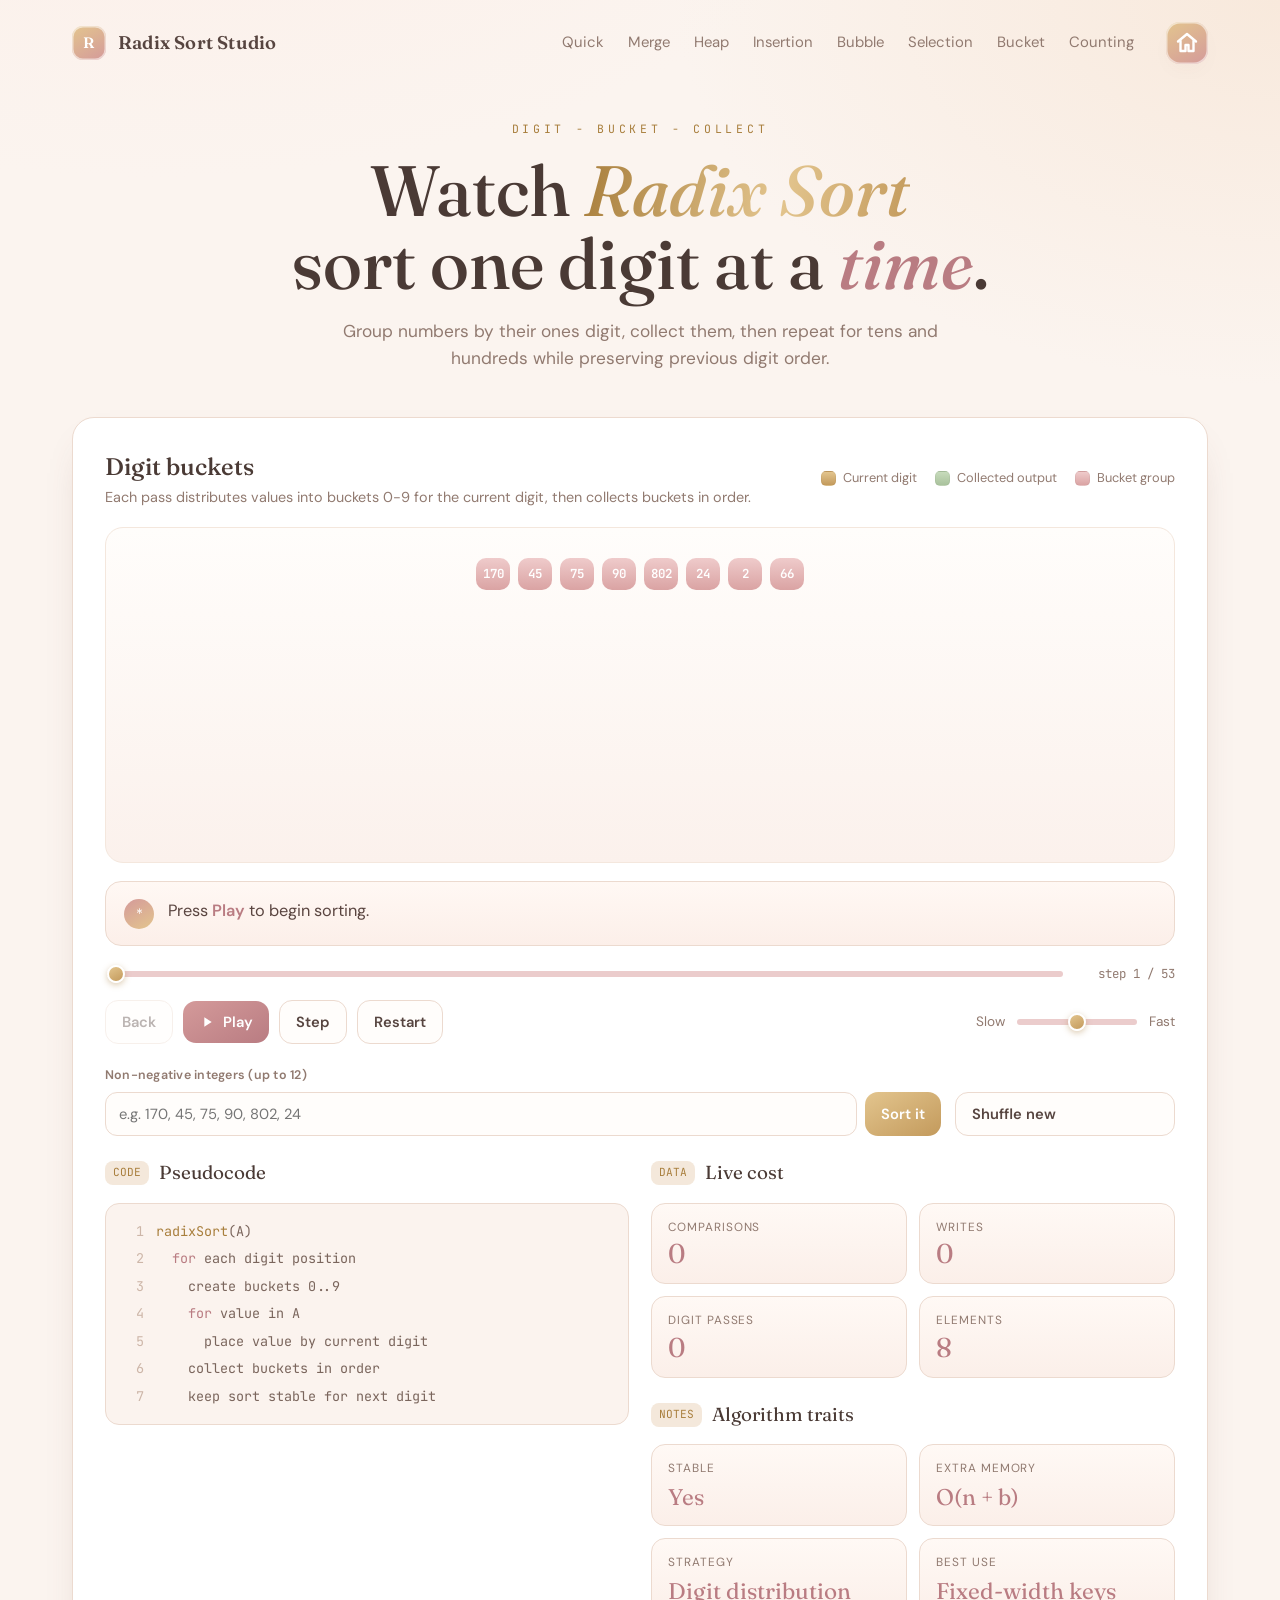
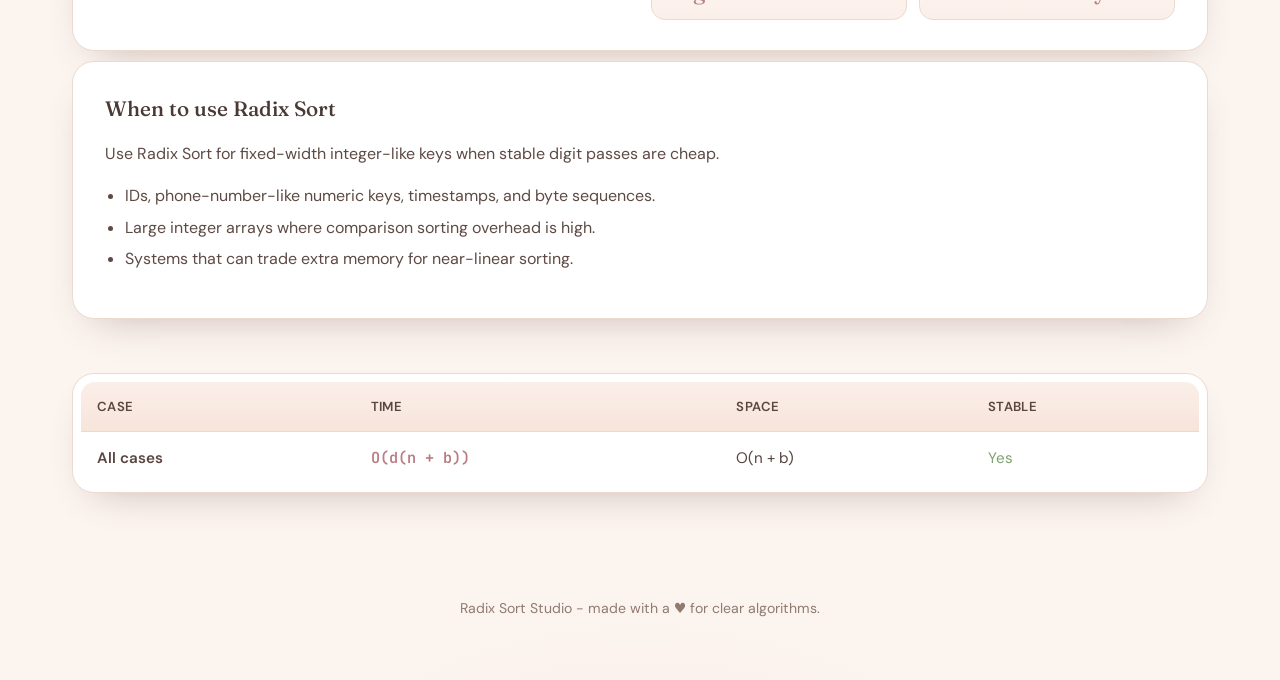
<file: radix-sort.html>
<!DOCTYPE html>
<html lang="en">
<head>
<meta charset="UTF-8" />
<meta name="viewport" content="width=device-width, initial-scale=1.0" />
<title>Radix Sort - An Interactive Visualizer</title>
<meta name="description" content="A Radix Sort visualizer with digit buckets, output collection, pseudocode, complexity, and use cases." />
<link rel="preconnect" href="https://fonts.googleapis.com" />
<link rel="preconnect" href="https://fonts.gstatic.com" crossorigin />
<link href="https://fonts.googleapis.com/css2?family=Fraunces:ital,opsz,wght@0,9..144,400;0,9..144,500;0,9..144,600;1,9..144,400&family=DM+Sans:opsz,wght@9..40,400;9..40,500;9..40,600;9..40,700&family=JetBrains+Mono:wght@400;500;600&display=swap" rel="stylesheet" />
<link rel="stylesheet" href="sorting-theme.css" />
</head>
<body>
<div class="topbar"><div class="brand"><span class="glyph">R</span> Radix Sort Studio</div><nav class="topnav"><a href="quicksort.html">Quick</a><a href="merge-sort.html">Merge</a><a href="heap-sort.html">Heap</a><a href="insertion-sort.html">Insertion</a><a href="bubble-sort.html">Bubble</a><a href="selection-sort.html">Selection</a><a href="bucket-sort.html">Bucket</a><a href="counting-sort.html">Counting</a></nav><a class="home-link" href="index.html" aria-label="Return to main page" title="Home"><svg viewBox="0 0 24 24" aria-hidden="true"><path d="M3 10.5 12 3l9 7.5"></path><path d="M5.5 10v10h5v-6h3v6h5V10"></path></svg></a></div>
<header class="hero wrap"><div class="eyebrow">Digit - Bucket - Collect</div><h1>Watch <span class="gold">Radix Sort</span><br>sort one digit at a <em>time</em>.</h1><p>Group numbers by their ones digit, collect them, then repeat for tens and hundreds while preserving previous digit order.</p></header>
<main class="wrap">
<section class="panel studio"><div class="stage-head"><div><h2>Digit buckets</h2><div class="sub">Each pass distributes values into buckets 0-9 for the current digit, then collects buckets in order.</div></div><div class="legend"><span><i class="chip pivot"></i>Current digit</span><span><i class="chip sorted"></i>Collected output</span><span><i class="chip range"></i>Bucket group</span></div></div>
<div class="stage"><div class="bars" id="bars"></div></div><div class="narration"><div class="dot">*</div><div class="text" id="narration">Press <b>Play</b> to begin sorting.</div></div>
<div class="controls"><div class="scrub"><input type="range" id="scrub" min="0" max="0" value="0" /><div class="steplabel" id="steplabel">step 0 / 0</div></div><div class="btnrow"><button class="btn" id="back">Back</button><button class="btn primary" id="playBtn" aria-pressed="false">Play</button><button class="btn" id="fwd">Step</button><button class="btn" id="reset">Restart</button><div class="spacer"></div><div class="speedbox"><span>Slow</span><input type="range" id="speed" min="120" max="1400" value="760" step="20" /><span>Fast</span></div></div><div class="config"><div class="field"><label for="custom">Non-negative integers (up to 12)</label><div class="inrow"><input type="text" id="custom" placeholder="e.g. 170, 45, 75, 90, 802, 24" /><button class="btn gold" id="apply">Sort it</button></div></div><div class="field" style="max-width:160px;flex:0 0 160px;justify-content:flex-end;"><label>&nbsp;</label><button class="btn" id="rand">Shuffle new</button></div></div></div>
<div class="grid2"><div><div class="minihead"><span class="num">CODE</span> Pseudocode</div><div class="code" id="code"></div></div><div><div class="minihead"><span class="num">DATA</span> Live cost</div><div class="stats"><div class="stat"><div class="k">Comparisons</div><div class="v" id="st-cmp">0</div></div><div class="stat"><div class="k">Writes</div><div class="v" id="st-write">0</div></div><div class="stat"><div class="k">Digit passes</div><div class="v" id="st-pass">0</div></div><div class="stat"><div class="k">Elements</div><div class="v" id="st-n">0</div></div></div><div class="minihead" style="margin-top:22px;"><span class="num">NOTES</span> Algorithm traits</div><div class="stats" id="stack"></div></div></div></section>
<section class="panel prose"><h3>When to use Radix Sort</h3><p>Use Radix Sort for fixed-width integer-like keys when stable digit passes are cheap.</p><ul><li>IDs, phone-number-like numeric keys, timestamps, and byte sequences.</li><li>Large integer arrays where comparison sorting overhead is high.</li><li>Systems that can trade extra memory for near-linear sorting.</li></ul></section>
<section class="section"><div class="panel prose" style="padding:8px;"><table class="ctable"><thead><tr><th>Case</th><th>Time</th><th>Space</th><th>Stable</th></tr></thead><tbody><tr><td class="case good">All cases</td><td class="big">O(d(n + b))</td><td>O(n + b)</td><td class="good">Yes</td></tr></tbody></table></div></section>
</main><footer>Radix Sort Studio - made with a ♥ for clear algorithms.  </footer>
<script>
window.SORT_VISUALIZER={algorithm:"radix",view:"buckets",initial:[170,45,75,90,802,24,2,66],maxRandom:999,inputMax:999,code:['<span class="fn">radixSort</span>(A)','  <span class="kw">for</span> each digit position','    create buckets 0..9','    <span class="kw">for</span> value in A','      place value by current digit','    collect buckets in order','    keep sort stable for next digit'],traceLabels:[{k:"Stable",v:"Yes"},{k:"Extra memory",v:"O(n + b)"},{k:"Strategy",v:"Digit distribution"},{k:"Best use",v:"Fixed-width keys"}]};
</script><script src="sorting-visualizer.js"></script>
</body>
</html>
</file>
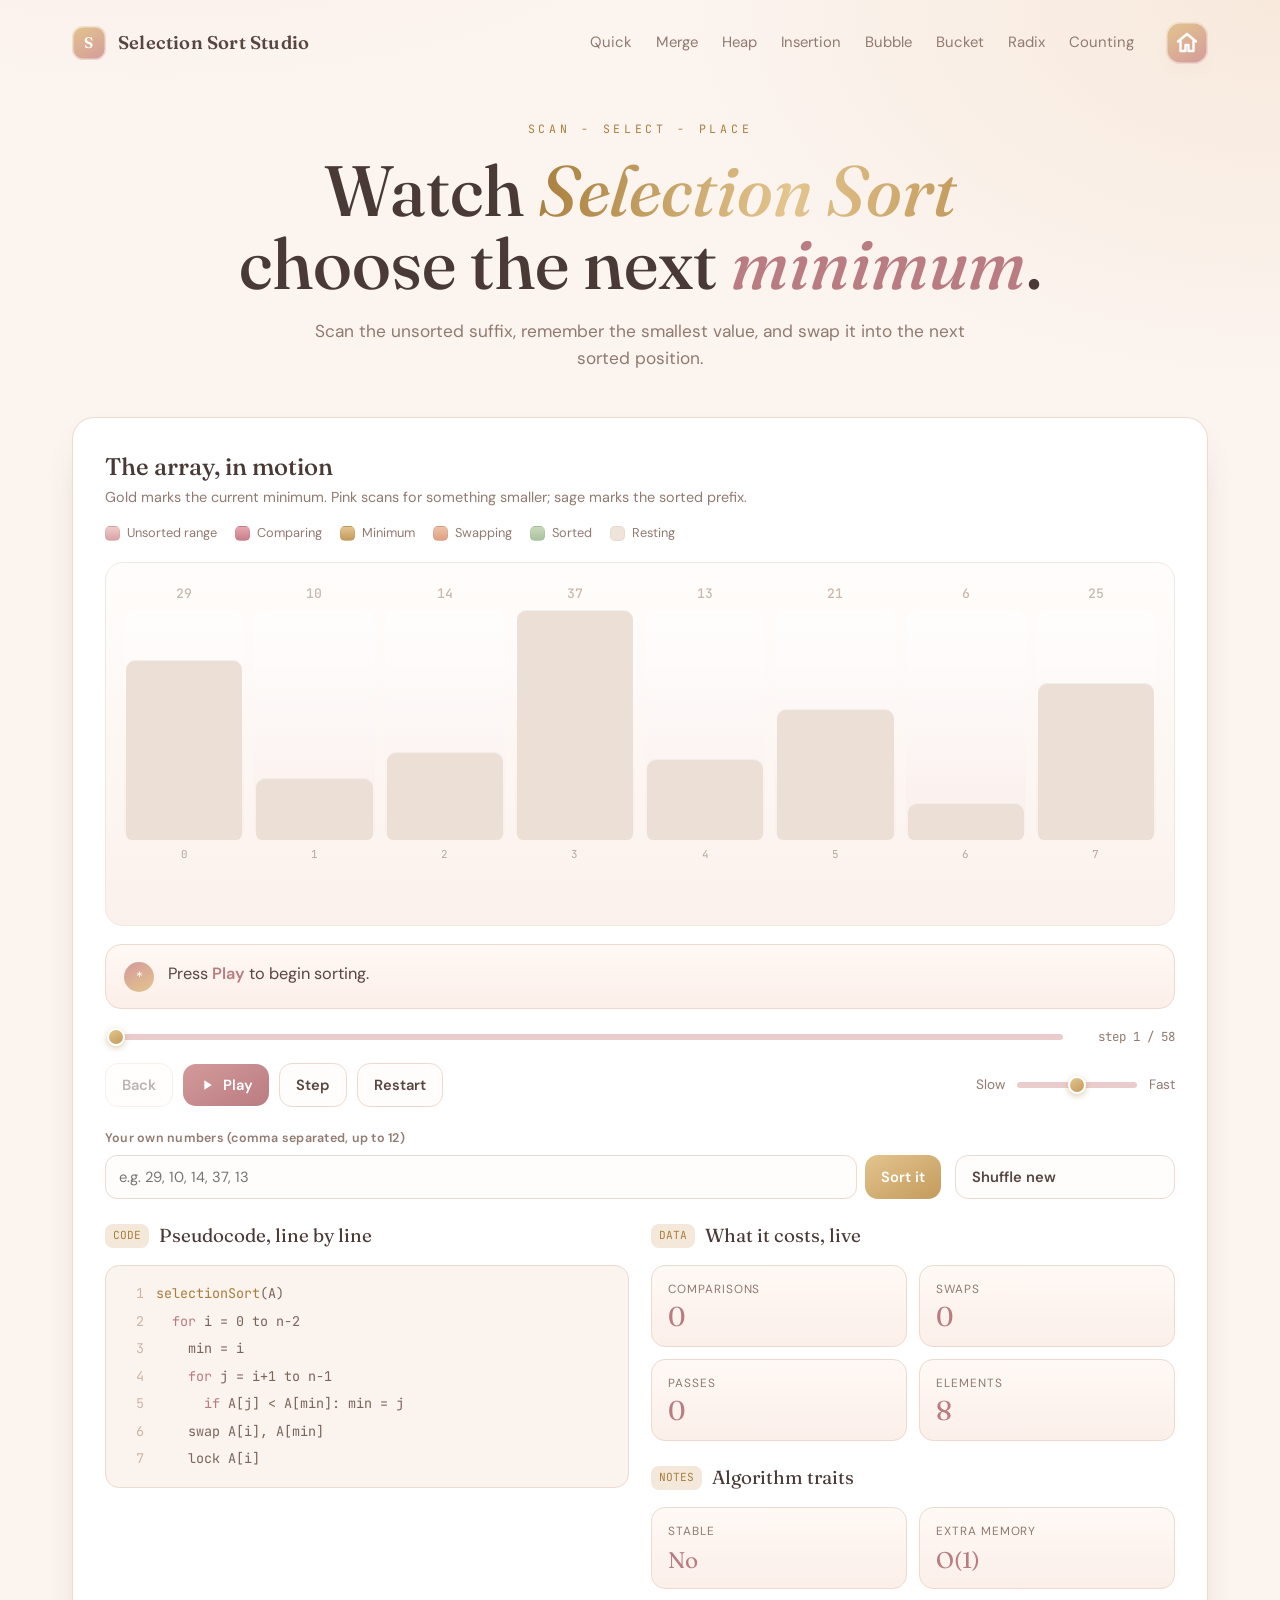
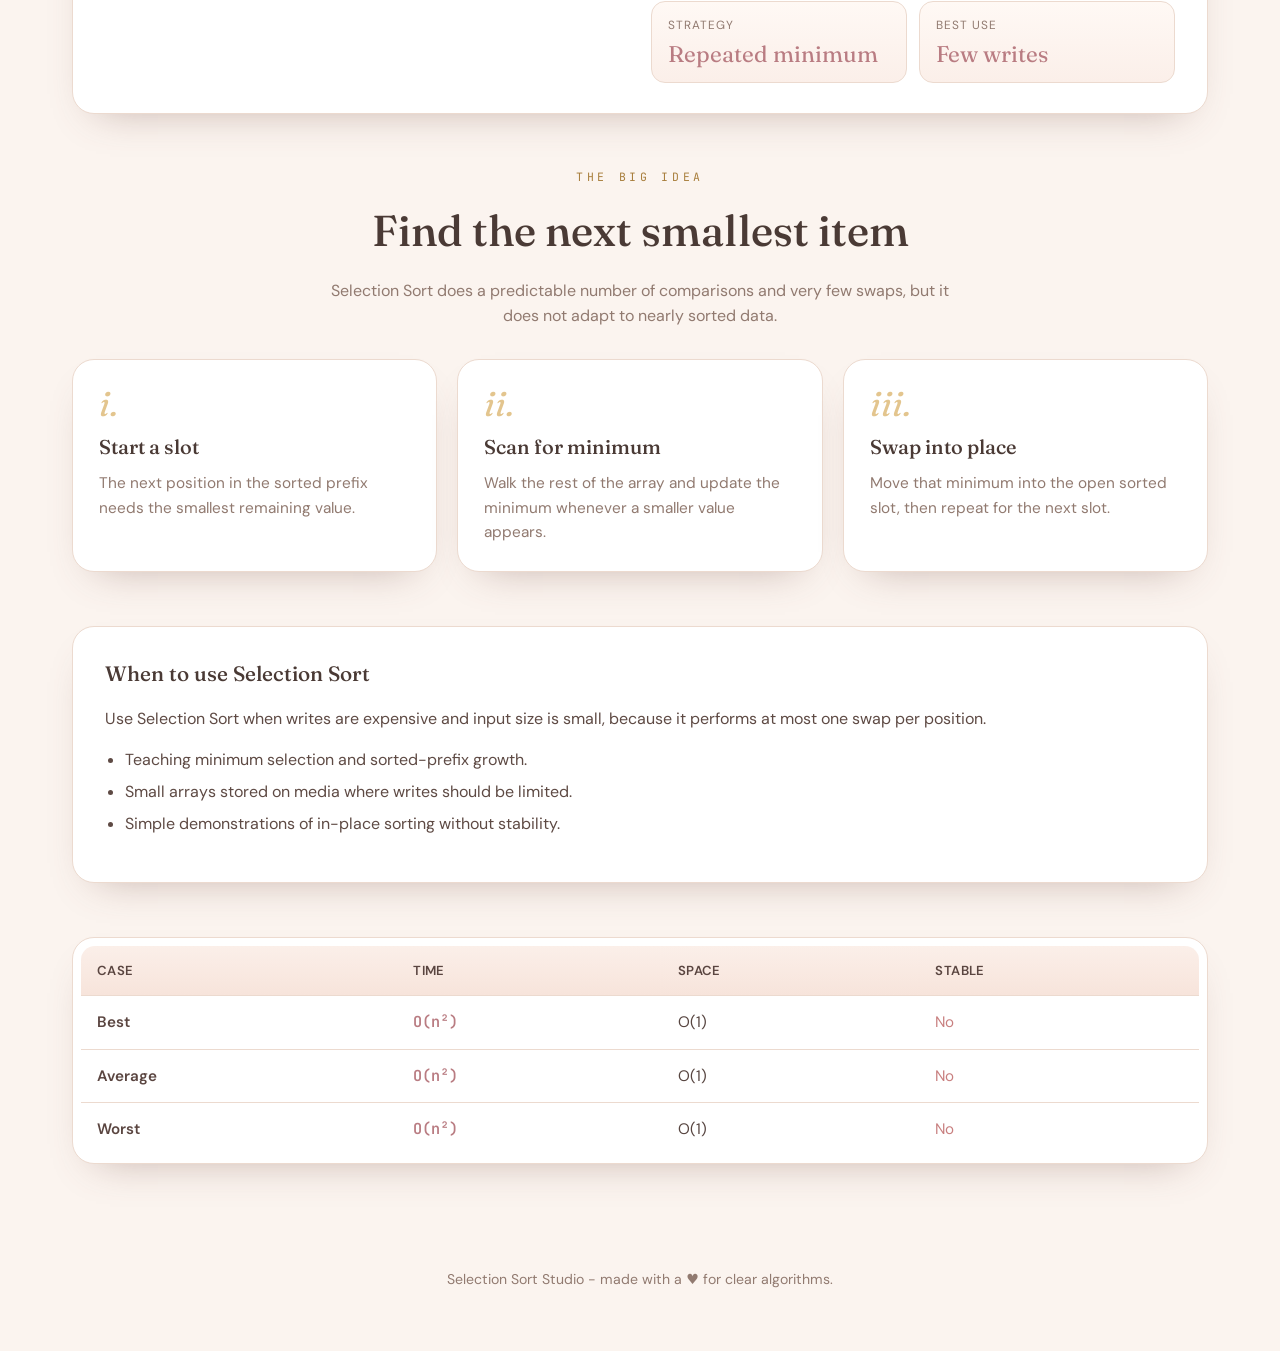
<file: selection-sort.html>
<!DOCTYPE html>
<html lang="en">
<head>
<meta charset="UTF-8" />
<meta name="viewport" content="width=device-width, initial-scale=1.0" />
<title>Selection Sort - An Interactive Visualizer</title>
<meta name="description" content="A step-by-step Selection Sort visualizer using the same theme as the Quick Sort lesson." />
<link rel="preconnect" href="https://fonts.googleapis.com" />
<link rel="preconnect" href="https://fonts.gstatic.com" crossorigin />
<link href="https://fonts.googleapis.com/css2?family=Fraunces:ital,opsz,wght@0,9..144,400;0,9..144,500;0,9..144,600;1,9..144,400&family=DM+Sans:opsz,wght@9..40,400;9..40,500;9..40,600;9..40,700&family=JetBrains+Mono:wght@400;500;600&display=swap" rel="stylesheet" />
<link rel="stylesheet" href="sorting-theme.css" />
</head>
<body>
<div class="topbar"><div class="brand"><span class="glyph">S</span> Selection Sort Studio</div><nav class="topnav"><a href="quicksort.html">Quick</a><a href="merge-sort.html">Merge</a><a href="heap-sort.html">Heap</a><a href="insertion-sort.html">Insertion</a><a href="bubble-sort.html">Bubble</a><a href="bucket-sort.html">Bucket</a><a href="radix-sort.html">Radix</a><a href="counting-sort.html">Counting</a></nav><a class="home-link" href="index.html" aria-label="Return to main page" title="Home"><svg viewBox="0 0 24 24" aria-hidden="true"><path d="M3 10.5 12 3l9 7.5"></path><path d="M5.5 10v10h5v-6h3v6h5V10"></path></svg></a></div>
<header class="hero wrap"><div class="eyebrow">Scan - Select - Place</div><h1>Watch <span class="gold">Selection Sort</span><br>choose the next <em>minimum</em>.</h1><p>Scan the unsorted suffix, remember the smallest value, and swap it into the next sorted position.</p></header>
<main class="wrap">
<section class="panel studio">
  <div class="stage-head"><div><h2>The array, in motion</h2><div class="sub">Gold marks the current minimum. Pink scans for something smaller; sage marks the sorted prefix.</div></div><div class="legend"><span><i class="chip range"></i>Unsorted range</span><span><i class="chip compare"></i>Comparing</span><span><i class="chip pivot"></i>Minimum</span><span><i class="chip swap"></i>Swapping</span><span><i class="chip sorted"></i>Sorted</span><span><i class="chip dim"></i>Resting</span></div></div>
  <div class="stage"><div class="bars" id="bars"></div></div>
  <div class="narration"><div class="dot">*</div><div class="text" id="narration">Press <b>Play</b> to begin sorting.</div></div>
  <div class="controls"><div class="scrub"><input type="range" id="scrub" min="0" max="0" value="0" aria-label="Step scrubber" /><div class="steplabel" id="steplabel">step 0 / 0</div></div><div class="btnrow"><button class="btn" id="back">Back</button><button class="btn primary" id="playBtn" aria-pressed="false">Play</button><button class="btn" id="fwd">Step</button><button class="btn" id="reset">Restart</button><div class="spacer"></div><div class="speedbox"><span>Slow</span><input type="range" id="speed" min="120" max="1400" value="760" step="20" aria-label="Speed" /><span>Fast</span></div></div><div class="config"><div class="field"><label for="custom">Your own numbers (comma separated, up to 12)</label><div class="inrow"><input type="text" id="custom" placeholder="e.g. 29, 10, 14, 37, 13" /><button class="btn gold" id="apply">Sort it</button></div></div><div class="field" style="max-width:160px;flex:0 0 160px;justify-content:flex-end;"><label>&nbsp;</label><button class="btn" id="rand">Shuffle new</button></div></div></div>
  <div class="grid2"><div><div class="minihead"><span class="num">CODE</span> Pseudocode, line by line</div><div class="code" id="code"></div></div><div><div class="minihead"><span class="num">DATA</span> What it costs, live</div><div class="stats"><div class="stat"><div class="k">Comparisons</div><div class="v" id="st-cmp">0</div></div><div class="stat"><div class="k">Swaps</div><div class="v" id="st-write">0</div></div><div class="stat"><div class="k">Passes</div><div class="v" id="st-pass">0</div></div><div class="stat"><div class="k">Elements</div><div class="v" id="st-n">0</div></div></div><div class="minihead" style="margin-top:22px;"><span class="num">NOTES</span> Algorithm traits</div><div class="stats" id="stack"></div></div></div>
</section>
<section class="section"><div class="sectionhead"><div class="eyebrow">The big idea</div><h2>Find the next smallest item</h2><p>Selection Sort does a predictable number of comparisons and very few swaps, but it does not adapt to nearly sorted data.</p></div><div class="cards3"><div class="panel icard"><div class="step-n">i.</div><h3>Start a slot</h3><p>The next position in the sorted prefix needs the smallest remaining value.</p></div><div class="panel icard"><div class="step-n">ii.</div><h3>Scan for minimum</h3><p>Walk the rest of the array and update the minimum whenever a smaller value appears.</p></div><div class="panel icard"><div class="step-n">iii.</div><h3>Swap into place</h3><p>Move that minimum into the open sorted slot, then repeat for the next slot.</p></div></div></section>
<section class="panel prose"><h3>When to use Selection Sort</h3><p>Use Selection Sort when writes are expensive and input size is small, because it performs at most one swap per position.</p><ul><li>Teaching minimum selection and sorted-prefix growth.</li><li>Small arrays stored on media where writes should be limited.</li><li>Simple demonstrations of in-place sorting without stability.</li></ul></section>
<section class="section"><div class="panel prose" style="padding:8px;"><table class="ctable"><thead><tr><th>Case</th><th>Time</th><th>Space</th><th>Stable</th></tr></thead><tbody><tr><td class="case">Best</td><td class="big">O(n²)</td><td>O(1)</td><td class="bad">No</td></tr><tr><td class="case">Average</td><td class="big">O(n²)</td><td>O(1)</td><td class="bad">No</td></tr><tr><td class="case bad">Worst</td><td class="big">O(n²)</td><td>O(1)</td><td class="bad">No</td></tr></tbody></table></div></section>
</main>
<footer>Selection Sort Studio - made with a ♥ for clear algorithms.  </footer>
<script>
window.SORT_VISUALIZER = {algorithm:"selection",initial:[29,10,14,37,13,21,6,25],code:[
'<span class="fn">selectionSort</span>(A)',
'  <span class="kw">for</span> i = 0 to n-2',
'    min = i',
'    <span class="kw">for</span> j = i+1 to n-1',
'      <span class="kw">if</span> A[j] < A[min]: min = j',
'    swap A[i], A[min]',
'    lock A[i]'
],traceLabels:[{k:"Stable",v:"No"},{k:"Extra memory",v:"O(1)"},{k:"Strategy",v:"Repeated minimum"},{k:"Best use",v:"Few writes"}]};
</script>
<script src="sorting-visualizer.js"></script>
</body>
</html>
</file>
<file: sorting-theme.css>
:root{
  --cream:#FBF4EF;
  --paper:#FFFDFB;
  --card:#FFFFFF;
  --pink:#D49A9A;
  --pink-deep:#B97C82;
  --blush:#F4DEDE;
  --blush-2:#EBCCCC;
  --skin-2:#F4E8DB;
  --gold:#C39A5C;
  --gold-soft:#E3C58E;
  --gold-deep:#A87E3C;
  --coral:#E0A07F;
  --sage:#A9C29C;
  --sage-deep:#7FA070;
  --ink:#574540;
  --ink-soft:#917A70;
  --line:#ECDACF;
  --line-soft:#F4E7DD;
  --shadow:0 18px 40px -24px rgba(120,80,70,.45);
  --shadow-soft:0 8px 24px -16px rgba(120,80,70,.35);
  --radius:22px;
}
*{box-sizing:border-box;}
html{scroll-behavior:smooth;}
body{
  margin:0;
  font-family:"DM Sans",system-ui,sans-serif;
  color:var(--ink);
  background:
    radial-gradient(1200px 600px at 12% -8%, #FCEFE9 0%, rgba(252,239,233,0) 60%),
    radial-gradient(1100px 700px at 100% 0%, #F8E9DC 0%, rgba(248,233,220,0) 55%),
    radial-gradient(900px 900px at 50% 120%, #FBE8E8 0%, rgba(251,232,232,0) 60%),
    var(--cream);
  line-height:1.6;
  -webkit-font-smoothing:antialiased;
}
.wrap{max-width:1180px;margin:0 auto;padding:0 22px;}
a{color:var(--gold-deep);}
.topbar{display:flex;align-items:center;justify-content:space-between;padding:22px;max-width:1180px;margin:0 auto;gap:16px;}
.brand{display:flex;align-items:center;gap:12px;font-family:"Fraunces",serif;font-weight:600;font-size:1.15rem;letter-spacing:.2px;}
.brand .glyph{width:34px;height:34px;border-radius:11px;flex:none;background:linear-gradient(150deg,var(--gold-soft),var(--pink));box-shadow:inset 0 0 0 1.5px rgba(255,255,255,.55), var(--shadow-soft);display:grid;place-items:center;color:#fff;font-size:.95rem;}
.topnav{display:flex;flex-wrap:wrap;justify-content:flex-end;gap:18px 24px;margin-left:auto;font-size:.93rem;}
.topnav a{color:var(--ink-soft);text-decoration:none;transition:color .2s;}
.topnav a:hover{color:var(--pink-deep);}
.home-link{width:42px;height:42px;border-radius:14px;display:grid;place-items:center;flex:none;margin-left:16px;color:#fff;background:linear-gradient(150deg,var(--gold-soft),var(--pink));box-shadow:inset 0 0 0 1.5px rgba(255,255,255,.55), var(--shadow-soft);text-decoration:none;transition:transform .15s,box-shadow .2s;}
.home-link:hover{transform:translateY(-1px);box-shadow:var(--shadow);}
.home-link:focus-visible{outline:3px solid rgba(195,154,92,.45);outline-offset:2px;}
.home-link svg{width:24px;height:24px;stroke:currentColor;stroke-width:2.4;fill:none;stroke-linecap:round;stroke-linejoin:round;}
.hero{padding:34px 0 14px;text-align:center;}
.eyebrow{font-family:"JetBrains Mono",monospace;font-size:.72rem;letter-spacing:.32em;text-transform:uppercase;color:var(--gold-deep);margin-bottom:16px;}
.hero h1{font-family:"Fraunces",serif;font-weight:500;font-size:clamp(2.35rem,6.5vw,4.45rem);line-height:1.02;margin:0 0 18px;letter-spacing:0;color:#4a3a35;}
.hero h1 em{font-style:italic;color:var(--pink-deep);}
.hero h1 .gold{background:linear-gradient(100deg,var(--gold-deep),var(--gold-soft) 60%,var(--gold));-webkit-background-clip:text;background-clip:text;color:transparent;font-style:italic;}
.hero p{max-width:650px;margin:0 auto;color:var(--ink-soft);font-size:1.08rem;}
.panel{background:var(--card);border:1px solid var(--line);border-radius:var(--radius);box-shadow:var(--shadow);}
.studio{margin:30px 0 10px;padding:26px;}
@media(min-width:920px){.studio{padding:30px 32px;}}
.stage-head{display:flex;flex-wrap:wrap;align-items:center;justify-content:space-between;gap:14px;margin-bottom:18px;}
.stage-head h2{font-family:"Fraunces",serif;font-weight:500;font-size:1.5rem;margin:0;color:#4a3a35;}
.stage-head .sub{color:var(--ink-soft);font-size:.9rem;}
.legend{display:flex;flex-wrap:wrap;gap:14px 18px;font-size:.8rem;color:var(--ink-soft);}
.legend span{display:inline-flex;align-items:center;gap:7px;}
.chip{width:15px;height:15px;border-radius:5px;flex:none;border:1px solid rgba(0,0,0,.04);}
.chip.range{background:linear-gradient(180deg,#EFCBCB,#DAA3A3);}
.chip.compare{background:linear-gradient(180deg,#E6A8B0,#C97E8A);}
.chip.pivot{background:linear-gradient(180deg,var(--gold-soft),var(--gold));}
.chip.swap{background:linear-gradient(180deg,#EDC2A8,var(--coral));}
.chip.sorted{background:linear-gradient(180deg,#C7DBBC,var(--sage));}
.chip.dim{background:#EFE3DA;}
.stage{background:linear-gradient(180deg,#FFFDFB, #FBF1EC);border:1px solid var(--line-soft);border-radius:18px;padding:20px 18px 14px;overflow-x:auto;position:relative;}
.bars{display:flex;align-items:flex-end;gap:10px;min-height:300px;}
.bars.array-mode,.bars.bucket-mode,.bars.heap-mode{display:block;min-height:300px;}
.col{flex:1 0 0;min-width:42px;display:flex;flex-direction:column;align-items:center;gap:6px;position:relative;isolation:isolate;cursor:pointer;border-radius:12px;}
.col:focus-visible{outline:3px solid rgba(195,154,92,.4);outline-offset:4px;}
.col .val{font-family:"JetBrains Mono",monospace;font-size:.82rem;color:var(--ink-soft);font-weight:500;transition:color .25s;}
.bar-track{width:100%;height:230px;display:flex;align-items:flex-end;border-radius:12px;background:linear-gradient(180deg,rgba(255,255,255,.65),rgba(244,222,222,.25));padding:0 2px;transition:box-shadow .2s, background .2s;}
.col:hover .bar-track{box-shadow:inset 0 0 0 1px rgba(195,154,92,.18);background:linear-gradient(180deg,rgba(255,255,255,.85),rgba(244,222,222,.35));}
.bar{width:100%;border-radius:9px 9px 6px 6px;background:linear-gradient(180deg,#EFCBCB,#DAA3A3);box-shadow:inset 0 1px 0 rgba(255,255,255,.5);transition:height .42s cubic-bezier(.34,1.2,.5,1), background .25s, transform .25s, box-shadow .25s;}
.col .idx{font-family:"JetBrains Mono",monospace;font-size:.68rem;color:#b8a79d;}
.ptrs{height:42px;display:flex;flex-direction:column;align-items:center;gap:3px;}
.tag{font-family:"JetBrains Mono",monospace;font-size:.64rem;font-weight:600;padding:2px 7px;border-radius:20px;line-height:1.4;color:#fff;white-space:nowrap;opacity:0;transform:translateY(-3px);transition:opacity .2s,transform .2s;}
.tag.show{opacity:1;transform:translateY(0);}
.tag.a{background:var(--gold);}
.tag.b{background:var(--pink-deep);}
.tag.p{background:var(--gold-deep);}
.col.dim .bar{background:#ECDFD6;}
.col.dim .val{color:#c8b8ad;}
.bar.compare{background:linear-gradient(180deg,#E6A8B0,#C97E8A);transform:translateY(-4px);}
.bar.pivot{background:linear-gradient(180deg,var(--gold-soft),var(--gold));box-shadow:inset 0 1px 0 rgba(255,255,255,.5),0 0 0 3px rgba(195,154,92,.18);}
.bar.swap{background:linear-gradient(180deg,#EDC2A8,var(--coral));transform:translateY(-7px) scale(1.02);}
.bar.sorted{background:linear-gradient(180deg,#C7DBBC,var(--sage));}
.col.inrange::before{content:"";position:absolute;inset:-2px -3px;border-radius:12px;background:rgba(195,154,92,.07);z-index:-1;}
.col.active .val{color:#4a3a35;}
.col.active .idx{color:var(--gold-deep);font-weight:600;}
.bar.compare,.bar.swap,.bar.pivot{animation:barPop .38s ease;}
@keyframes barPop{0%{filter:saturate(.95);transform:translateY(0) scale(.98);}55%{filter:saturate(1.12);}100%{filter:saturate(1);}}
.array-view{display:flex;flex-direction:column;justify-content:center;gap:18px;min-height:300px;padding:18px 4px;}
.array-row{display:flex;flex-wrap:wrap;gap:10px;align-items:center;justify-content:center;}
.array-title{font-family:"JetBrains Mono",monospace;font-size:.78rem;color:var(--ink-soft);text-transform:uppercase;letter-spacing:.08em;min-width:86px;text-align:right;}
.cell{width:58px;min-height:58px;border:1px solid var(--line);border-radius:14px;background:#FFF9F5;display:flex;flex-direction:column;align-items:center;justify-content:center;box-shadow:var(--shadow-soft);transition:.2s;}
.cell .num{font-family:"Fraunces",serif;font-size:1.25rem;color:#4a3a35;line-height:1;}
.cell .idx{font-family:"JetBrains Mono",monospace;font-size:.64rem;color:#b8a79d;margin-top:4px;}
.cell.dim{opacity:.45;background:#EFE3DA;}
.cell.inrange{box-shadow:inset 0 0 0 2px rgba(195,154,92,.18),var(--shadow-soft);}
.cell.compare{background:linear-gradient(180deg,#F5DCE0,#E6A8B0);}
.cell.focus{background:linear-gradient(180deg,var(--gold-soft),var(--gold));}
.cell.move{background:linear-gradient(180deg,#EDC2A8,var(--coral));}
.cell.sorted{background:linear-gradient(180deg,#DCEAD6,#C7DBBC);}
.cell.empty{background:transparent;border-style:dashed;box-shadow:none;color:#c8b8ad;}
.heap-view{position:relative;min-width:720px;height:330px;margin:0 auto;}
.heap-edge{position:absolute;height:2px;background:#E4D2C6;transform-origin:left center;}
.heap-node{position:absolute;width:58px;height:58px;margin:-29px 0 0 -29px;border-radius:50%;background:linear-gradient(180deg,#EFCBCB,#DAA3A3);border:2px solid #fff;box-shadow:var(--shadow-soft);display:flex;flex-direction:column;align-items:center;justify-content:center;transition:.2s;}
.heap-node .num{font-family:"Fraunces",serif;font-size:1.2rem;color:#fff;line-height:1;}
.heap-node .idx{font-family:"JetBrains Mono",monospace;font-size:.62rem;color:rgba(255,255,255,.85);}
.heap-node.compare{background:linear-gradient(180deg,#E6A8B0,#C97E8A);transform:translateY(-4px);}
.heap-node.focus{background:linear-gradient(180deg,var(--gold-soft),var(--gold));}
.heap-node.move{background:linear-gradient(180deg,#EDC2A8,var(--coral));}
.heap-node.sorted{background:linear-gradient(180deg,#C7DBBC,var(--sage));}
.heap-node.dim{opacity:.38;background:#D8C9BF;}
.bucket-view{display:flex;flex-direction:column;gap:18px;min-height:300px;padding:10px 0;}
.bucket-source{display:flex;flex-wrap:wrap;gap:8px;justify-content:center;}
.buckets{display:grid;grid-template-columns:repeat(auto-fit,minmax(92px,1fr));gap:12px;}
.bucket{min-height:92px;border:1px solid var(--line);border-radius:16px;background:#FFF9F5;padding:10px;display:flex;flex-direction:column;gap:8px;}
.bucket.hot{box-shadow:inset 0 0 0 2px rgba(195,154,92,.24);background:#FFF3E6;}
.bucket-label{font-family:"JetBrains Mono",monospace;font-size:.68rem;color:var(--gold-deep);text-transform:uppercase;letter-spacing:.06em;}
.bucket-items{display:flex;flex-wrap:wrap;gap:6px;}
.token{min-width:34px;height:32px;border-radius:10px;background:linear-gradient(180deg,#EFCBCB,#DAA3A3);display:grid;place-items:center;font-family:"JetBrains Mono",monospace;font-size:.78rem;color:#fff;font-weight:600;}
.token.focus{background:linear-gradient(180deg,var(--gold-soft),var(--gold));}
.token.sorted{background:linear-gradient(180deg,#C7DBBC,var(--sage));}
.token.dim{background:#ECDFD6;color:#b09d92;}
.narration{margin-top:18px;display:flex;gap:14px;align-items:flex-start;background:linear-gradient(180deg,#FFF8F4,#FCEFE9);border:1px solid var(--line);border-radius:16px;padding:16px 18px;}
.narration .dot{width:30px;height:30px;border-radius:50%;flex:none;margin-top:1px;background:linear-gradient(150deg,var(--pink),var(--gold-soft));display:grid;place-items:center;color:#fff;font-size:.9rem;}
.narration .text{font-size:1.02rem;color:#5a4540;}
.narration .text b{color:var(--pink-deep);font-weight:600;}
.controls{display:flex;flex-direction:column;gap:16px;margin-top:18px;}
.scrub{display:flex;align-items:center;gap:14px;}
.scrub input[type=range]{flex:1;}
.steplabel{font-family:"JetBrains Mono",monospace;font-size:.78rem;color:var(--ink-soft);white-space:nowrap;min-width:96px;text-align:right;}
input[type=range]{-webkit-appearance:none;appearance:none;height:6px;border-radius:6px;background:var(--blush-2);outline:none;}
input[type=range]::-webkit-slider-thumb{-webkit-appearance:none;width:18px;height:18px;border-radius:50%;background:linear-gradient(150deg,var(--gold-soft),var(--gold));cursor:pointer;box-shadow:0 2px 6px rgba(168,126,60,.4);border:2px solid #fff;}
input[type=range]::-moz-range-thumb{width:18px;height:18px;border:2px solid #fff;border-radius:50%;background:var(--gold);cursor:pointer;}
.btnrow{display:flex;flex-wrap:wrap;gap:10px;align-items:center;}
.btn{font-family:"DM Sans",sans-serif;font-size:.92rem;font-weight:600;border:1px solid var(--line);background:var(--paper);color:var(--ink);padding:11px 16px;border-radius:13px;cursor:pointer;display:inline-flex;align-items:center;gap:8px;transition:transform .15s,box-shadow .2s,background .2s,border-color .2s;text-decoration:none;}
.btn:hover{transform:translateY(-1px);box-shadow:var(--shadow-soft);border-color:var(--blush-2);}
.btn:active{transform:translateY(0);}
.btn:focus-visible{outline:3px solid rgba(195,154,92,.45);outline-offset:2px;}
.btn.primary{background:linear-gradient(150deg,var(--pink),var(--pink-deep));color:#fff;border:none;}
.btn.gold{background:linear-gradient(150deg,var(--gold-soft),var(--gold));color:#fff;border:none;}
.btn svg{width:16px;height:16px;}
.btn[disabled]{opacity:.4;cursor:not-allowed;transform:none;box-shadow:none;}
.spacer{flex:1;}
.speedbox{display:flex;align-items:center;gap:10px;font-size:.85rem;color:var(--ink-soft);}
.speedbox input[type=range]{width:120px;}
.config{display:flex;flex-wrap:wrap;gap:14px;margin-top:6px;}
.field{display:flex;flex-direction:column;gap:6px;flex:1;min-width:220px;}
.field label{font-size:.78rem;font-weight:600;color:var(--ink-soft);letter-spacing:.02em;}
.field .inrow{display:flex;gap:8px;}
.field input[type=text]{font-family:"DM Sans",sans-serif;font-size:.92rem;color:var(--ink);border:1px solid var(--line);border-radius:12px;padding:11px 13px;background:var(--paper);flex:1;}
.field input[type=text]:focus{outline:3px solid rgba(212,154,154,.35);outline-offset:1px;border-color:var(--blush-2);}
.grid2{display:grid;gap:22px;margin-top:22px;}
@media(min-width:900px){.grid2{grid-template-columns:1fr 1fr;}}
.minihead{font-family:"Fraunces",serif;font-size:1.18rem;margin:0 0 14px;color:#4a3a35;display:flex;align-items:center;gap:10px;}
.minihead .num{font-family:"JetBrains Mono",monospace;font-size:.7rem;color:var(--gold-deep);background:var(--skin-2);padding:3px 8px;border-radius:8px;}
.code{font-family:"JetBrains Mono",monospace;font-size:.84rem;background:#FBF3EE;border:1px solid var(--line);border-radius:14px;padding:14px 6px;overflow-x:auto;}
.code .ln{display:flex;gap:12px;padding:3px 14px;border-radius:7px;white-space:pre;color:#7a655c;transition:background .2s,color .2s;}
.code .ln .n{color:#cdb6a8;width:18px;text-align:right;flex:none;user-select:none;}
.code .ln.active{background:linear-gradient(90deg,rgba(195,154,92,.22),rgba(212,154,154,.12));color:#4a3a35;font-weight:500;box-shadow:inset 3px 0 0 var(--gold);}
.code .kw{color:var(--pink-deep);}
.code .fn{color:var(--gold-deep);}
.stats{display:grid;grid-template-columns:repeat(2,1fr);gap:12px;}
.stat{background:linear-gradient(180deg,#FFF9F5,#FBEFE9);border:1px solid var(--line);border-radius:14px;padding:14px 16px;}
.stat .k{font-size:.74rem;color:var(--ink-soft);text-transform:uppercase;letter-spacing:.08em;}
.stat .v{font-family:"Fraunces",serif;font-size:1.7rem;color:var(--pink-deep);line-height:1.1;margin-top:3px;}
.section{margin:54px 0;}
.sectionhead{text-align:center;margin-bottom:30px;}
.sectionhead .eyebrow{margin-bottom:10px;}
.sectionhead h2{font-family:"Fraunces",serif;font-weight:500;font-size:clamp(1.8rem,4vw,2.7rem);margin:0;color:#4a3a35;}
.sectionhead p{color:var(--ink-soft);max-width:620px;margin:12px auto 0;}
.cards3{display:grid;gap:20px;}
@media(min-width:820px){.cards3{grid-template-columns:repeat(3,1fr);}}
.icard{padding:26px;}
.icard .step-n{font-family:"Fraunces",serif;font-style:italic;font-size:2.2rem;color:var(--gold-soft);line-height:1;}
.icard h3{font-family:"Fraunces",serif;font-weight:500;font-size:1.25rem;margin:10px 0 8px;color:#4a3a35;}
.icard p{color:var(--ink-soft);font-size:.96rem;margin:0;}
.prose{padding:30px 32px;}
.prose p{color:#5e4a44;}
.prose h3{font-family:"Fraunces",serif;font-weight:500;color:#4a3a35;font-size:1.3rem;margin:26px 0 8px;}
.prose h3:first-child{margin-top:0;}
.prose code{font-family:"JetBrains Mono",monospace;font-size:.85em;background:var(--skin-2);padding:2px 6px;border-radius:6px;color:var(--gold-deep);}
.prose ul{padding-left:20px;color:#5e4a44;}
.prose li{margin:6px 0;}
.ctable{width:100%;border-collapse:collapse;font-size:.95rem;overflow:hidden;border-radius:14px;}
.ctable th,.ctable td{padding:14px 16px;text-align:left;border-bottom:1px solid var(--line);}
.ctable thead th{background:linear-gradient(180deg,#FBEFE9,#F7E4DB);font-weight:600;color:#5a4540;font-size:.82rem;letter-spacing:.03em;text-transform:uppercase;}
.ctable tbody tr:last-child td{border-bottom:none;}
.ctable td.big{font-family:"JetBrains Mono",monospace;color:var(--pink-deep);font-weight:600;}
.ctable .good{color:var(--sage-deep);}
.ctable .bad{color:#c87f7f;}
.ctable td.case{font-weight:600;color:#5a4540;}
.pillrow{display:flex;flex-wrap:wrap;gap:10px;margin-top:24px;justify-content:center;}
.pill{font-size:.84rem;background:var(--skin-2);border:1px solid var(--line);color:#6a564e;padding:7px 13px;border-radius:30px;}
.pill.yes::before{content:"✓ ";color:var(--sage-deep);font-weight:700;}
.pill.no::before{content:"✕ ";color:#c87f7f;font-weight:700;}
footer{text-align:center;padding:50px 20px 60px;color:var(--ink-soft);font-size:.88rem;}
footer .heart{color:var(--pink);}
@media(max-width:700px){
  .topbar{align-items:flex-start;flex-direction:column;}
  .topnav,.home-link{margin-left:0;}
  .field .inrow{flex-direction:column;}
  .bars{gap:7px;}
  .col{min-width:34px;}
  .btnrow{align-items:stretch;}
  .btn{justify-content:center;}
}
@media (prefers-reduced-motion: reduce){*{transition:none!important;animation:none!important;scroll-behavior:auto;}}
</file>
